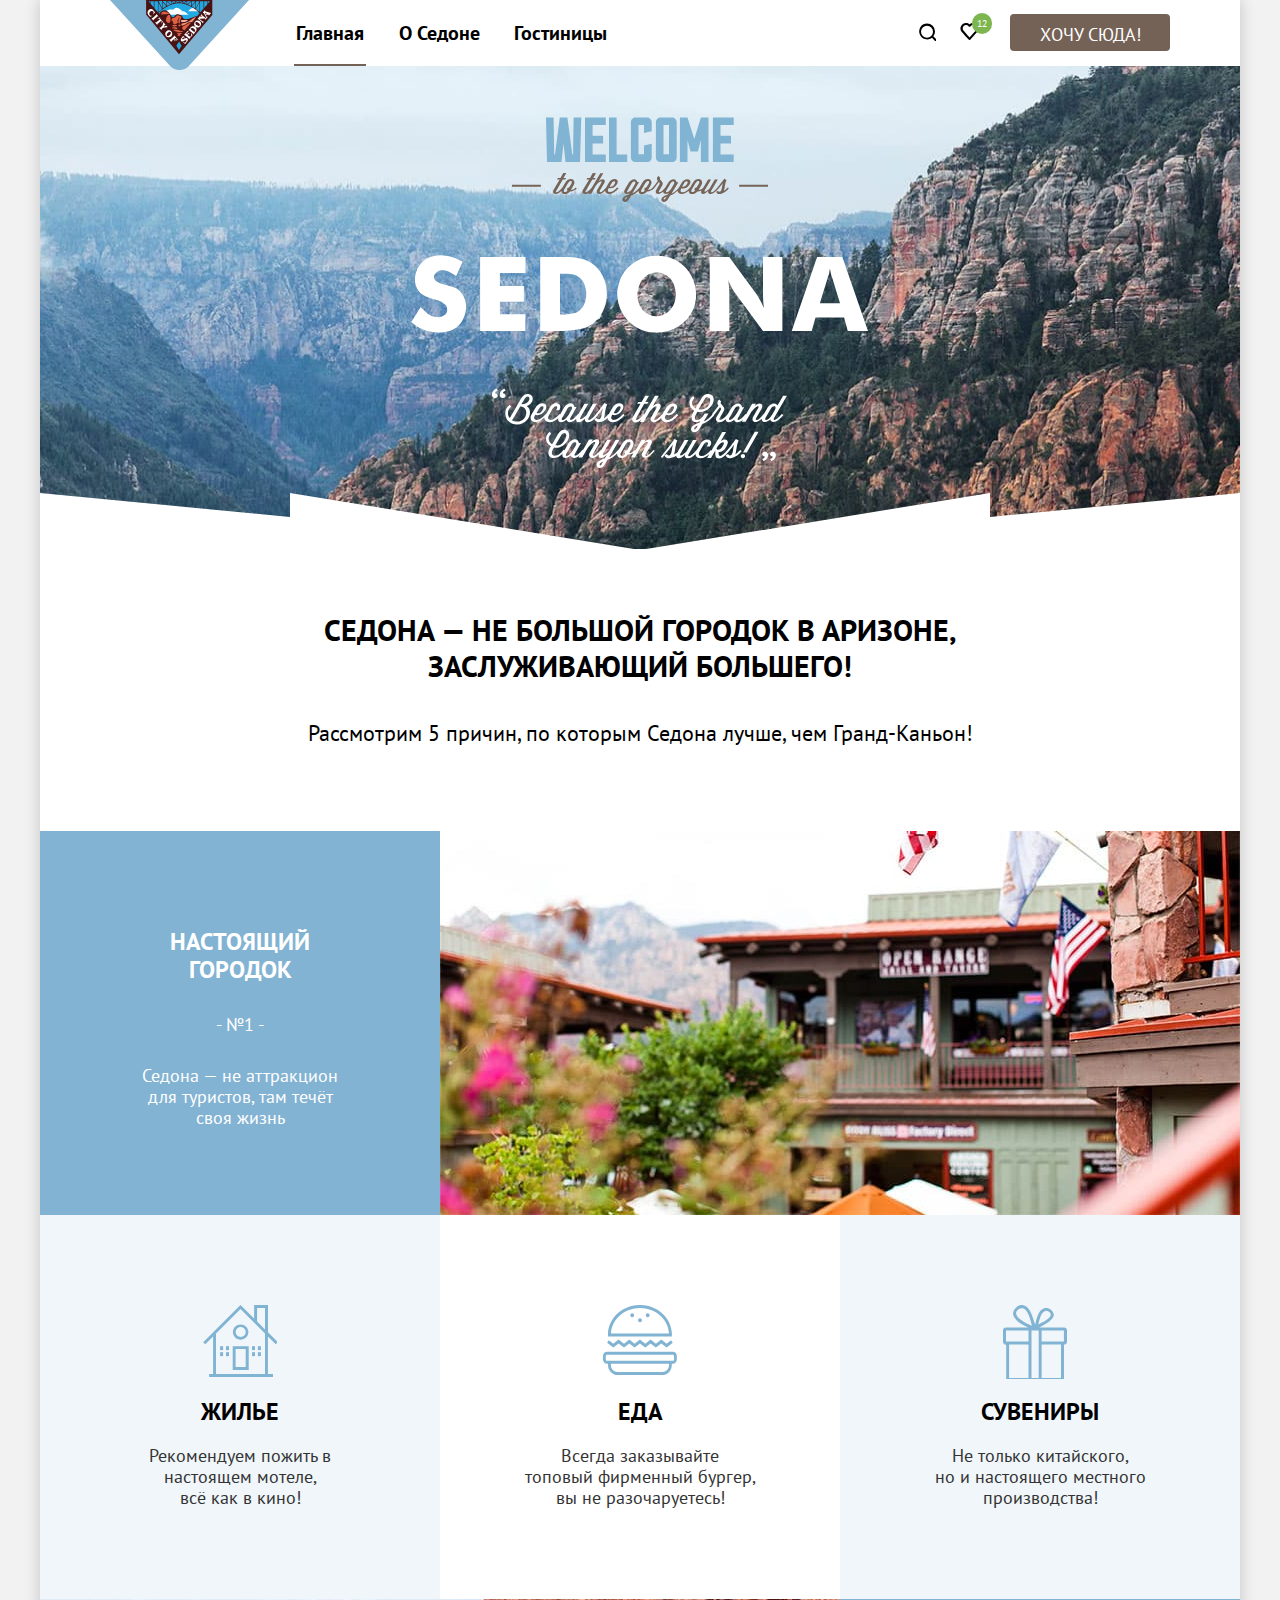
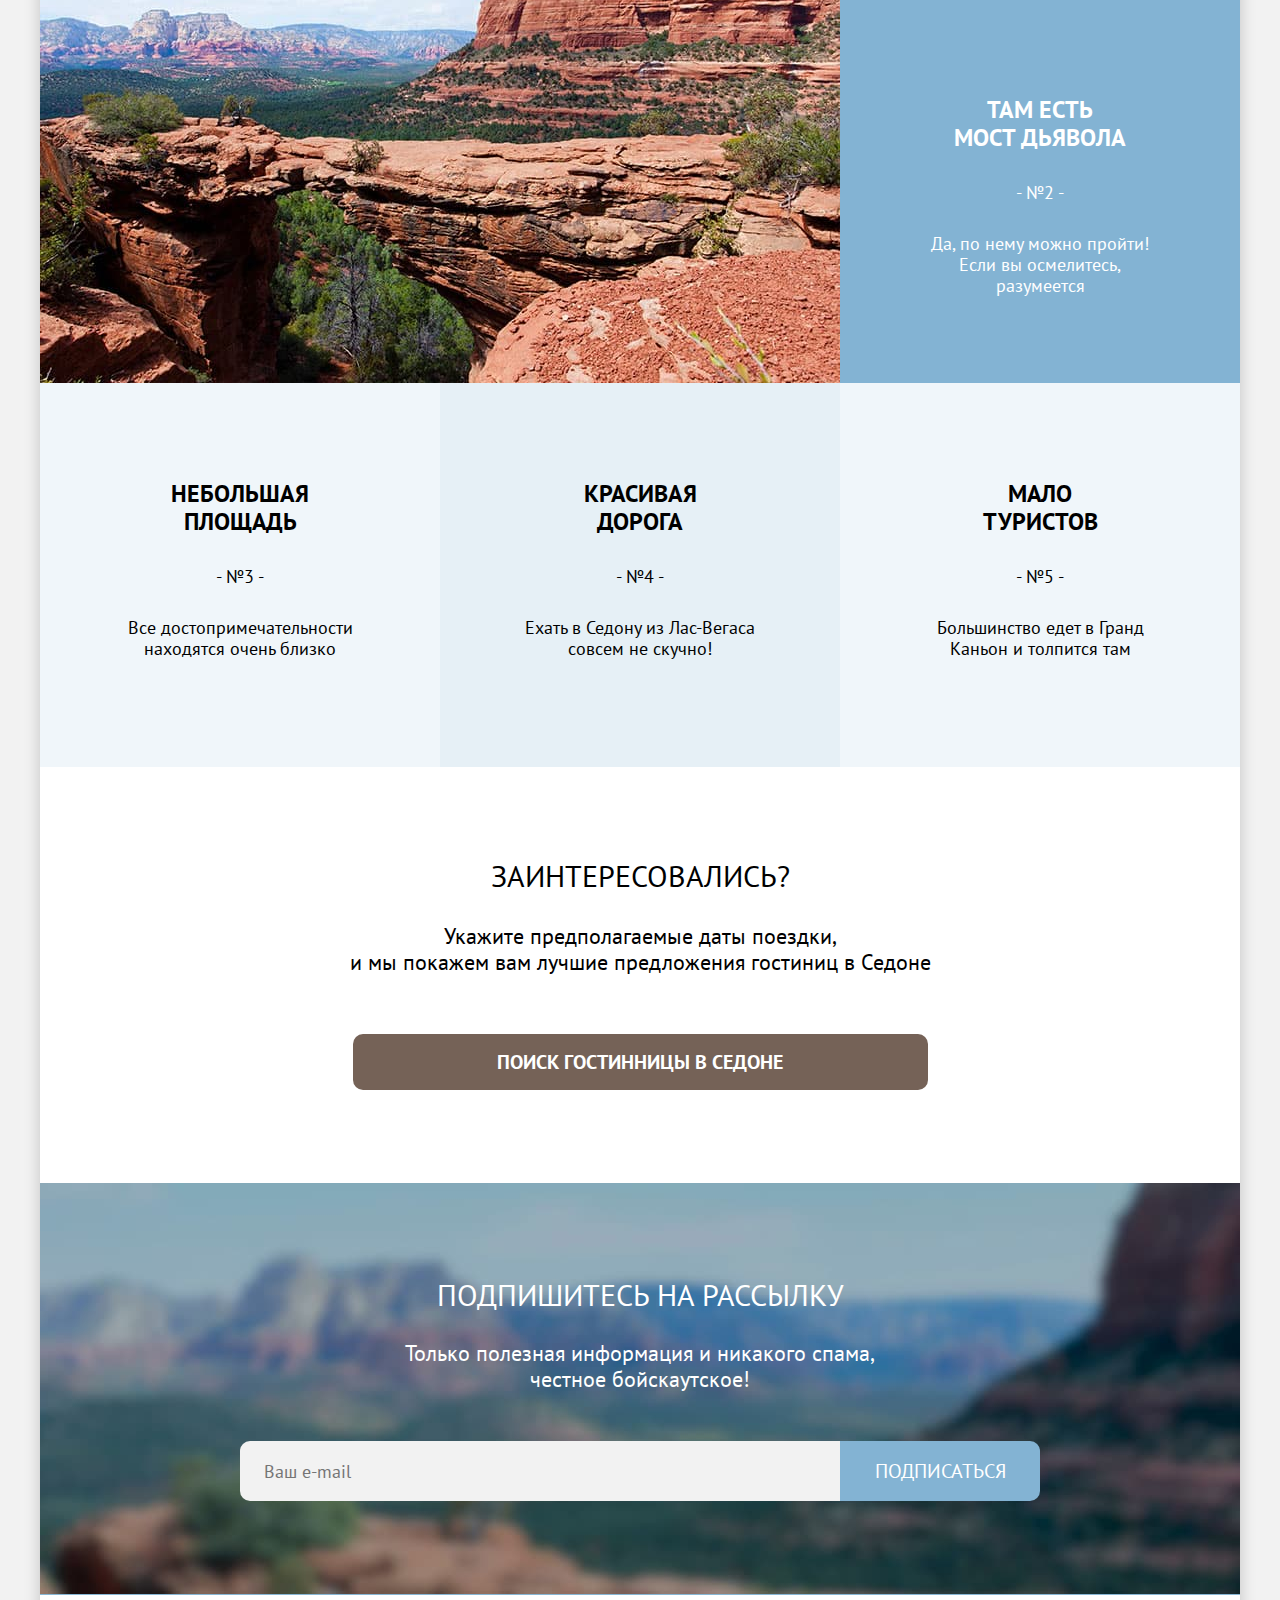
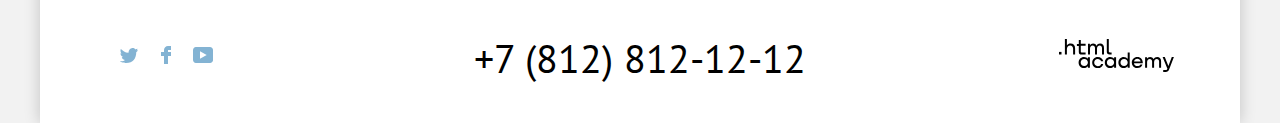
<file: index.html>
<!DOCTYPE html>
<html lang="ru">

<head>
  <meta charset="utf-8">
  <title>HTML Academy: Седона</title>
  <link rel="icon" type="image/png" sizes="32x32" href="images/favicon.png">
  <link rel="stylesheet" href="styles/styles.css">
</head>

<body>
  <div class="page-container">
    <header>
      <nav class="navigation">
        <a class="navigation-logo" href=""><img class="page-header-logo" src="images/logo-1.svg" width="139" height="70"
            alt="Логотип."></a>
        <ul class="navigation-list">
          <li class="navigation-item">
            <a class="navigation-link navigation-link-current" href="#">Главная</a>
          </li>
          <li class="navigation-item">
            <a class="navigation-link" href="#">О Седоне</a>
          </li>
          <li class="navigation-item">
            <a class="navigation-link" href="catalog.html">Гостиницы</a>
          </li>
        </ul>
        <div class="menu">
          <a class="navigation-search" href="#">
            <svg class="navigation-icon" aria-hidden="true" focusable="false" width="18" height="18"
              xmlns="http://www.w3.org/2000/svg" fill="#000">
              <path
                d="m19 17-3.7-3.7A8 8 0 0 0 17 8.4a8 8 0 0 0-8-8 8 8 0 1 0 5 14.4l3.6 3.8L19 17ZM9 14.7a6 6 0 0 1-6-6 6 6 0 0 1 12 0 6 6 0 0 1-6 6Z" />
            </svg>
            <span class="visually-hidden">Поиск.</span>
          </a>
          <a class="navigation-favorites" href="#">
            <svg class="navigation-icon" aria-hidden="true" focusable="false" width="18" height="17"
              xmlns="http://www.w3.org/2000/svg" fill="#000">
              <path
                d="M9.44 17c-.3 0-.6-.1-.8-.4-5.41-6.1-6.72-7.5-7.02-7.9A5.4 5.4 0 0 1 6.03 0c1.3 0 2.51.5 3.51 1.3a5.47 5.47 0 0 1 9.03 4.1c0 1.3-.5 2.5-1.3 3.4l-7.02 7.9c-.2.2-.4.3-.8.3ZM3.43 7.5c.3.4 3.5 4 6.11 6.9l6.22-7c.5-.5.7-1.2.7-2 0-1.8-1.5-3.3-3.3-3.3-1 0-2.01.5-2.71 1.3-.3.3-.6.4-.9.4-.3 0-.6-.2-.8-.4a3.7 3.7 0 0 0-2.72-1.3c-1.8 0-3.3 1.5-3.3 3.3-.1.9.3 1.6.7 2.1-.1 0-.1 0 0 0Z" />
            </svg>
            <span class="visually-hidden">Избранное.</span>
            <span class="navigation-favorites-likes">12</span>
          </a>
          <a class="navigation-maps" href="#">Хочу сюда!
          </a>
        </div>
      </nav>
    </header>
    <main class="main-container main-index">
      <section class="intro">
        <h1 class="visually-hidden">Туристический городок-Седона.</h1>
        <img class="intro-image" src="images/welcome.svg" width="458" height="352"
          alt="welcome to the gorgeous SEDONA Because the Grand Canyon sucks">
      </section>
      <section class="reasons">
        <h2 class="visually-hidden">Причины.</h2>
        <p class="reasons-text">Седона — не большой городок в Аризоне, заслуживающий большего!</p>
        <p class="reasons-causes">Рассмотрим 5 причин, по которым Седона лучше, чем Гранд-Каньон!</p>
        <ul class="reasons-list">
          <li class="reasons-item reasons-item-city">
            <div class="city">
              <h3 class="reasons-title">Настоящий городок</h3>
              <span class="reasons-number">- №1 -</span>
              <p class="reasons-description">Седона — не аттракцион для туристов, там течёт своя жизнь</p>
            </div>
            <img src="images/photo-1.jpg" width="800" height="384" alt="Архитектура города.">
            <ul class="advantages-list">
              <li class="advantages-item">
                <h4 class="advantages-title advantages-housing">Жилье</h4>
                <p class="advantages-description">Рекомендуем пожить в настоящем мотеле,<br> всё как в кино!</p>
              </li>
              <li class="advantages-item">
                <h4 class="advantages-title advantages-food">Еда</h4>
                <p class="advantages-description">Всегда заказывайте<br> топовый фирменный бургер, вы не разочаруетесь!
                </p>
              </li>
              <li class="advantages-item">
                <h4 class="advantages-title advantages-souvenirs">Сувениры</h4>
                <p class="advantages-description">Не только китайского,<br> но и настоящего местного производства!</p>
              </li>
            </ul>
          </li>
          <li class="reasons-item reasons-item-bridge">
            <img src="images/photo-2.jpg" width="800" height="384" alt="Каньоны.">
            <div class="bridge">
              <h3 class="reasons-title">Там есть<br> мост дьявола</h3>
              <span class="reasons-number">- №2 -</span>
              <p class="reasons-description">Да, по нему можно пройти! Если вы осмелитесь, разумеется</p>
            </div>
          </li>
          <li class="reasons-item reasons-item-square">
            <h3 class="reasons-title">Небольшая площадь</h3>
            <span class="reasons-number">- №3 -</span>
            <p class="reasons-description">Все достопримечательности находятся очень близко</p>
          </li>
          <li class="reasons-item reasons-item-road">
            <h3 class="reasons-title">Красивая<br> дорога</h3>
            <span class="reasons-number">- №4 -</span>
            <p class="reasons-description">Ехать в Седону из Лас-Вегаса совсем не скучно!</p>
          </li>
          <li class="reasons-item reasons-item-tourists">
            <h3 class="reasons-title">Мало<br> туристов</h3>
            <span class="reasons-number">- №5 -</span>
            <p class="reasons-description">Большинство едет в Гранд Каньон и толпится там</p>
          </li>
        </ul>
      </section>
      <section class="appointment">
        <h2 class="appointment-title">Заинтересовались?</h2>
        <p class="appointment-dates">Укажите предполагаемые даты поездки,<br> и мы покажем вам лучшие предложения
          гостиниц в Седоне</p>
        <a class="appointment-button" href="#">Поиск гостинницы в Седоне</a>
      </section>
      <section class="mailing-list">
        <h2 class="mailing-list-title">Подпишитесь на рассылку</h2>
        <p class="mailing-information">Только полезная информация и никакого спама,<br> честное бойскаутское!</p>
        <form class="mailing-list-form" action="https://echo.htmlacademy.ru/" method="post">
          <label class="visually-hidden" for="email-field">Email</label>
          <input class="field" placeholder="Ваш e-mail" id="email-field" required>
          <!-- класс ошибки field-error-->
          <button class="mailing-list-button" type="submit">Подписаться</button>
        </form>
      </section>
    </main>
    <footer class="page-footer">
      <ul class="footer-social">
        <li class="footer-social-item">
          <a class="footer-social-link footer-social-tw" href="https://twitter.com/htmlacademy_ru">
            <svg aria-hidden="true" focusable="false" width="18" height="15" viewBox="0 0 18 15" fill="#83B3D3"
              xmlns="http://www.w3.org/2000/svg">
              <path
                d="M11.6 0.200056C13.4 -0.299944 14.8 0.500056 15.4 1.40006C16.1 1.20006 16.8 0.900056 17.5 0.700056C17.5 1.60006 16.9 2.20006 16.6 2.50006C17.3 2.60006 18 1.90006 18 1.90006C17.8 2.90006 16.9 3.70006 16.3 3.90006C16.1 10.7001 13 15.1001 5.7 15.0001C5.1 15.0001 5.8 15.0001 5.2 15.0001C4.8 15.0001 0.8 14.5001 0 13.1001C2.4 13.3001 4.1 12.7001 5 11.9001C4 11.6001 2.1 11.5001 1.8 9.00006C2.2 9.10006 2.4 9.20006 3.1 9.10006C1.8 8.30006 0.4 7.50006 0.5 5.30006C0.8 5.60006 1.6 5.80006 1.9 5.80006C1.1 5.60006 -0.2 2.50006 0.9 0.900056C2.8 2.80006 4.9 4.50006 8.5 4.70006C8.7 2.30006 9.7 0.800056 11.6 0.200056Z" />
            </svg>
            <span class="visually-hidden">Твиттер.</span>
          </a>
        </li>
        <li class="footer-social-item">
          <a class="footer-social-link footer-social-fb" href="https://www.fasebook.com/htmlacademy">
            <svg aria-hidden="true" focusable="false" width="10" height="18" viewBox="0 0 10 18" fill="#83B3D3"
              xmlns="http://www.w3.org/2000/svg">
              <path d="M7 0C4.8 0 3 1.8 3 4V6H0V10H3V18H7V10H10V6H7V4H10V0H7Z" />
            </svg>
            <span class="visually-hidden">Фейсбук.</span>
          </a>
        </li>
        <li class="footer-social-item">
          <a class="footer-social-link footer-social-yt" href="https://www.youtube.com/c/HTMLAcademyRUS">
            <svg aria-hidden="true" focusable="false" width="20" height="16" viewBox="0 0 20 16" fill="#83B3D3"
              xmlns="http://www.w3.org/2000/svg">
              <path
                d="M17 0H2.9C1.2 0 0 1.5 0 3.2V12.7C0 14.5 1.2 16 2.9 16H17.2C18.7 16 20.1 14.5 20.1 12.8V3.2C19.9 1.5 18.7 0 17 0ZM7 11.8V4.2L13.7 8L7 11.8Z" />
            </svg>
            <span class="visually-hidden">Ютуб.</span>
          </a>
        </li>
      </ul>
      <a class="page-footer-phone-link" href="tel:88128121212">+7 (812) 812-12-12</a>
      <a class="page-footer-logo" href="https://htmlacademy.ru/">
        <svg class="footer-logo" width="115" height="34" viewBox="0 0 115 34" xmlns="http://www.w3.org/2000/svg"
          fill="black">
          <path d="M0 12.8999V15.4999H2.5V12.8999H0Z" />
          <path
            d="M11.5999 4.5C9.9999 4.5 8.7999 5.2 7.9999 6.2H7.8999V0H5.8999V15.5H7.8999V10.2C7.8999 8.1 9.1999 6.6 11.1999 6.6C12.9999 6.6 14.0999 8 14.0999 9.8V15.5H16.0999V9.4C16.1999 6.4 14.2999 4.5 11.5999 4.5Z" />
          <path
            d="M26.5999 4.8001H21.7999V1.1001H19.7999V4.9001H17.8999V6.9001H19.7999V12.9001C19.7999 14.6001 20.7999 15.6001 22.4999 15.6001H26.5999V13.6001H22.8999C22.1999 13.6001 21.7999 13.2001 21.7999 12.5001V6.8001H26.5999V4.8001Z" />
          <path
            d="M41.1 4.6001C39.5 4.6001 38.2 5.4001 37.6 6.7001H37.5C36.9 5.5001 35.7 4.6001 34.1 4.6001C32.7 4.6001 31.6 5.4001 31 6.4001H30.9V4.8001H29V15.4001H31V10.0001C31 8.0001 32 6.5001 33.6 6.5001C35.1 6.5001 36 7.5001 36 9.1001V15.4001H38V9.8001C38 7.4001 39.4 6.5001 40.6 6.5001C42.1 6.5001 43 7.5001 43 9.1001V15.4001H45V8.9001C45.1 6.4001 43.6 4.6001 41.1 4.6001Z" />
          <path
            d="M47.8 12.7C47.8 14.4 48.8 15.4 50.6 15.4H52.6V13.4H50.9001C50.2001 13.4 49.8 13 49.8 12.3V0H47.8V12.7Z" />
          <path
            d="M28.9001 19.6999C28.0001 18.5999 26.7001 17.8999 25.0001 17.8999C21.9001 17.8999 19.6001 20.1999 19.6001 23.4999C19.6001 26.7999 21.9001 29.0999 25.0001 29.0999C26.8001 29.0999 28.0001 28.2999 28.8001 27.1999H28.9001V28.7999H30.9001V18.1999H28.9001V19.6999ZM25.3001 27.0999C23.1001 27.0999 21.7001 25.4999 21.7001 23.4999C21.7001 21.4999 23.1001 19.8999 25.3001 19.8999C27.5001 19.8999 28.9001 21.4999 28.9001 23.4999C28.9001 25.3999 27.5001 27.0999 25.3001 27.0999Z" />
          <path
            d="M44.2 21.9999C43.7 19.5999 41.5999 17.8999 38.7999 17.8999C35.3999 17.8999 33.2 20.3999 33.2 23.4999C33.2 26.5999 35.3999 29.0999 38.7999 29.0999C41.5999 29.0999 43.7 27.2999 44.2 24.8999H42.0999C41.6999 26.1999 40.3999 27.1999 38.7999 27.1999C36.5999 27.1999 35.2 25.5999 35.2 23.5999C35.2 21.5999 36.5999 19.9999 38.7999 19.9999C40.3999 19.9999 41.5999 20.9999 42.0999 22.1999H44.2V21.9999Z" />
          <path
            d="M55.1 19.6999C54.2 18.5999 52.9001 17.8999 51.2001 17.8999C48.1001 17.8999 45.8 20.1999 45.8 23.4999C45.8 26.7999 48.1001 29.0999 51.2001 29.0999C53.0001 29.0999 54.2 28.2999 55 27.1999H55.1V28.7999H57.1V18.1999H55.1V19.6999ZM51.5 27.0999C49.3 27.0999 47.9001 25.4999 47.9001 23.4999C47.9001 21.4999 49.3 19.8999 51.5 19.8999C53.7 19.8999 55.1 21.4999 55.1 23.4999C55.1 25.3999 53.6 27.0999 51.5 27.0999Z" />
          <path
            d="M68.6999 19.7999C67.7999 18.6999 66.4999 17.8999 64.7999 17.8999C61.6999 17.8999 59.3999 20.1999 59.3999 23.4999C59.3999 26.7999 61.5999 29.0999 64.7999 29.0999C66.4999 29.0999 67.7999 28.2999 68.5999 27.2999H68.6999V28.7999H70.6999V13.3999H68.6999V19.7999ZM65.0999 27.0999C62.8999 27.0999 61.4999 25.4999 61.4999 23.4999C61.4999 21.4999 62.8999 19.8999 65.0999 19.8999C67.2999 19.8999 68.6999 21.4999 68.6999 23.4999C68.5999 25.4999 67.1999 27.0999 65.0999 27.0999Z" />
          <path
            d="M78.3 17.8999C75 17.8999 72.8 20.3999 72.8 23.4999C72.8 26.4999 74.9 29.0999 78.3 29.0999C80.8 29.0999 82.8 27.7999 83.5 25.4999H81.4C80.9 26.4999 79.8 27.0999 78.4 27.0999C76.5 27.0999 75.1 25.7999 75 24.1999H83.8C84 20.5999 81.8 17.8999 78.3 17.8999ZM78.3 19.7999C80 19.7999 81.3 20.7999 81.6 22.3999H75.1C75.4 20.8999 76.6 19.7999 78.3 19.7999Z" />
          <path
            d="M98.2001 17.8999C96.6001 17.8999 95.3001 18.6999 94.6001 19.8999H94.5001C93.9001 18.6999 92.7001 17.8999 91.1001 17.8999C89.7001 17.8999 88.6001 18.5999 88.0001 19.6999V18.1999H86.1001V28.7999H88.1001V23.3999C88.1001 21.3999 89.1001 19.9999 90.7001 19.8999C92.2001 19.8999 93.1001 20.8999 93.1001 22.4999V28.7999H95.1001V23.1999C95.1001 20.7999 96.5001 19.8999 97.7001 19.8999C99.2001 19.8999 100.1 20.8999 100.1 22.4999V28.7999H102.1V22.2999C102.2 19.6999 100.7 17.8999 98.2001 17.8999Z" />
          <path
            d="M109.4 27.0001L105.8 18.1001H103.6L108.4 29.7001C108.1 30.6001 107.7 30.9001 106.7 30.9001H104.2V32.9001H106.7C108.5 32.9001 109.5 32.1001 110.2 30.3001L114.9 18.1001H112.8L109.4 27.0001Z" />
        </svg>
      </a>
    </footer>
    <div class="modal-container">
      <section class="modal modal-auth">
        <h2 class="modal-title">Поиск гостиницы в Седоне</h2>
        <button class="modal-close-button" type="button">
          <span class="visually-hidden">Закрыть</span>
        </button>
        <form class="appointment-form-auth" action="https://echo.htmlacademy.ru/" method="post">
          <p class="arrival-date">
            <label for="appointment-date-arrival">Дата заезда:</label>
            <input class="dates" type="text" name="appointment-date-check-in" id="appointment-date-arrival"
              placeholder="Укажите дату" aria-describedby="appointment-date-warning">
            <svg class="calendar" width="15" height="15" fill="none" xmlns="http://www.w3.org/2000/svg">
              <g opacity="0.3" fill="#000">
                <path d="M5.5 10c.3 0 .5-.2.5-.5S5.8 9 5.5 9s-.5.2-.5.5.2.5.5.5Z" />
                <path
                  d="M14 2h-2V0h-1v2H4V0H3v2H1c-.6 0-1 .4-1 1v11c0 .5.4 1 1 1h13c.5 0 1-.5 1-1V3c0-.6-.5-1-1-1Zm0 12H1V7h13v7ZM1 6V3h2v2h1V3h7v2h1V3h2v3H1Z" />
                <path
                  d="M7.5 10c.3 0 .5-.2.5-.5S7.8 9 7.5 9s-.5.2-.5.5.2.5.5.5ZM9.5 10c.3 0 .5-.2.5-.5S9.8 9 9.5 9s-.5.2-.5.5.2.5.5.5ZM5.5 11c-.3 0-.5.2-.5.5s.2.5.5.5.5-.2.5-.5-.2-.5-.5-.5ZM3.5 10c.3 0 .5-.2.5-.5S3.8 9 3.5 9s-.5.2-.5.5.2.5.5.5ZM3.5 11c-.3 0-.5.2-.5.5s.2.5.5.5.5-.2.5-.5-.2-.5-.5-.5ZM7.5 11c-.3 0-.5.2-.5.5s.2.5.5.5.5-.2.5-.5-.2-.5-.5-.5ZM9.5 11c-.3 0-.5.2-.5.5s.2.5.5.5.5-.2.5-.5-.2-.5-.5-.5ZM11.5 10c.3 0 .5-.2.5-.5s-.2-.5-.5-.5-.5.2-.5.5.2.5.5.5ZM11.5 11c-.3 0-.5.2-.5.5s.2.5.5.5.5-.2.5-.5-.2-.5-.5-.5Z" />
              </g>
            </svg>
            <span class="comments comments-error" id="appointment-date-warning">Мы не можем отправить вас в
              прошлое.
            </span>
          </p>
          <p class="arrival-date">
            <label for="end-date">Дата выезда:</label>
            <input class="dates" type="text" name="appointment-date-check-out" id="end-date" placeholder="Укажите дату"
              aria-describedby="appointment-date-warning">
            <svg class="calendar" width="15" height="15" fill="none" xmlns="http://www.w3.org/2000/svg">
              <g opacity="0.3" fill="#000">
                <path d="M5.5 10c.3 0 .5-.2.5-.5S5.8 9 5.5 9s-.5.2-.5.5.2.5.5.5Z" />
                <path
                  d="M14 2h-2V0h-1v2H4V0H3v2H1c-.6 0-1 .4-1 1v11c0 .5.4 1 1 1h13c.5 0 1-.5 1-1V3c0-.6-.5-1-1-1Zm0 12H1V7h13v7ZM1 6V3h2v2h1V3h7v2h1V3h2v3H1Z" />
                <path
                  d="M7.5 10c.3 0 .5-.2.5-.5S7.8 9 7.5 9s-.5.2-.5.5.2.5.5.5ZM9.5 10c.3 0 .5-.2.5-.5S9.8 9 9.5 9s-.5.2-.5.5.2.5.5.5ZM5.5 11c-.3 0-.5.2-.5.5s.2.5.5.5.5-.2.5-.5-.2-.5-.5-.5ZM3.5 10c.3 0 .5-.2.5-.5S3.8 9 3.5 9s-.5.2-.5.5.2.5.5.5ZM3.5 11c-.3 0-.5.2-.5.5s.2.5.5.5.5-.2.5-.5-.2-.5-.5-.5ZM7.5 11c-.3 0-.5.2-.5.5s.2.5.5.5.5-.2.5-.5-.2-.5-.5-.5ZM9.5 11c-.3 0-.5.2-.5.5s.2.5.5.5.5-.2.5-.5-.2-.5-.5-.5ZM11.5 10c.3 0 .5-.2.5-.5s-.2-.5-.5-.5-.5.2-.5.5.2.5.5.5ZM11.5 11c-.3 0-.5.2-.5.5s.2.5.5.5.5-.2.5-.5-.2-.5-.5-.5Z" />
              </g>
            </svg>
            <span class="comments" id="end-date-warning">На эти даты есть свободные номера. Пока есть.</span>
          <div class="people">
            <div class="people-adults">
              <label class="adults" for="appointment-date-adults">Взрослые:</label>
            </div>
            <div class="number-child">
              <input class="number-of-people" type="text" name="appointment-date" id="appointment-date-adults"
                value="2">
              <button class="button-minus modal-action" type="button">
                <span class="visually-hidden">Минус.</span>
              </button>
              <button class="button-plus modal-action" type="button">
                <span class="visually-hidden">Плюс.</span>
              </button>
            </div>
            <div class="people-child">
              <label for="appointment-date-children">Дети:</label>
              <span class="tooltip">
                <button class="tooltip-toggle" type="button" aria-label="tooltip-label">
                  <svg width="1" height="9" fill="none" xmlns="http://www.w3.org/2000/svg">
                    <g clip-path="url(#a)" fill="#fff">
                      <path d="M0 9h1V3H0v6ZM1 0H0v1h1V0Z" />
                    </g>
                    <defs>
                      <clipPath id="a">
                        <path fill="#fff" d="M0 0h1v9H0z" />
                      </clipPath>
                    </defs>
                  </svg>
                </button>
                <span class="tooltip-text" role="tooltip">Укажите количество детей, которые
                  будут с вами, возраст которых от 6 до 18 лет. Дети
                  до 6 лет размещаются бесплатно.
                </span>
              </span>
            </div>
            <div class="number-child">
              <input class="number-of-people" type="text" name="appointment-date" id="appointment-date-children"
                value="1">
              <button class="button-minus modal-action" type="button">
                <span class="visually-hidden">Минус.</span>
              </button>
              <button class="button-plus modal-action" type="button">
                <span class="visually-hidden">Плюс.</span>
              </button>
            </div>
          </div>
          <button class="button-modal" type="submit">Найти</button>
        </form>
      </section>
    </div>
  </div>
</body>

</html>
</file>
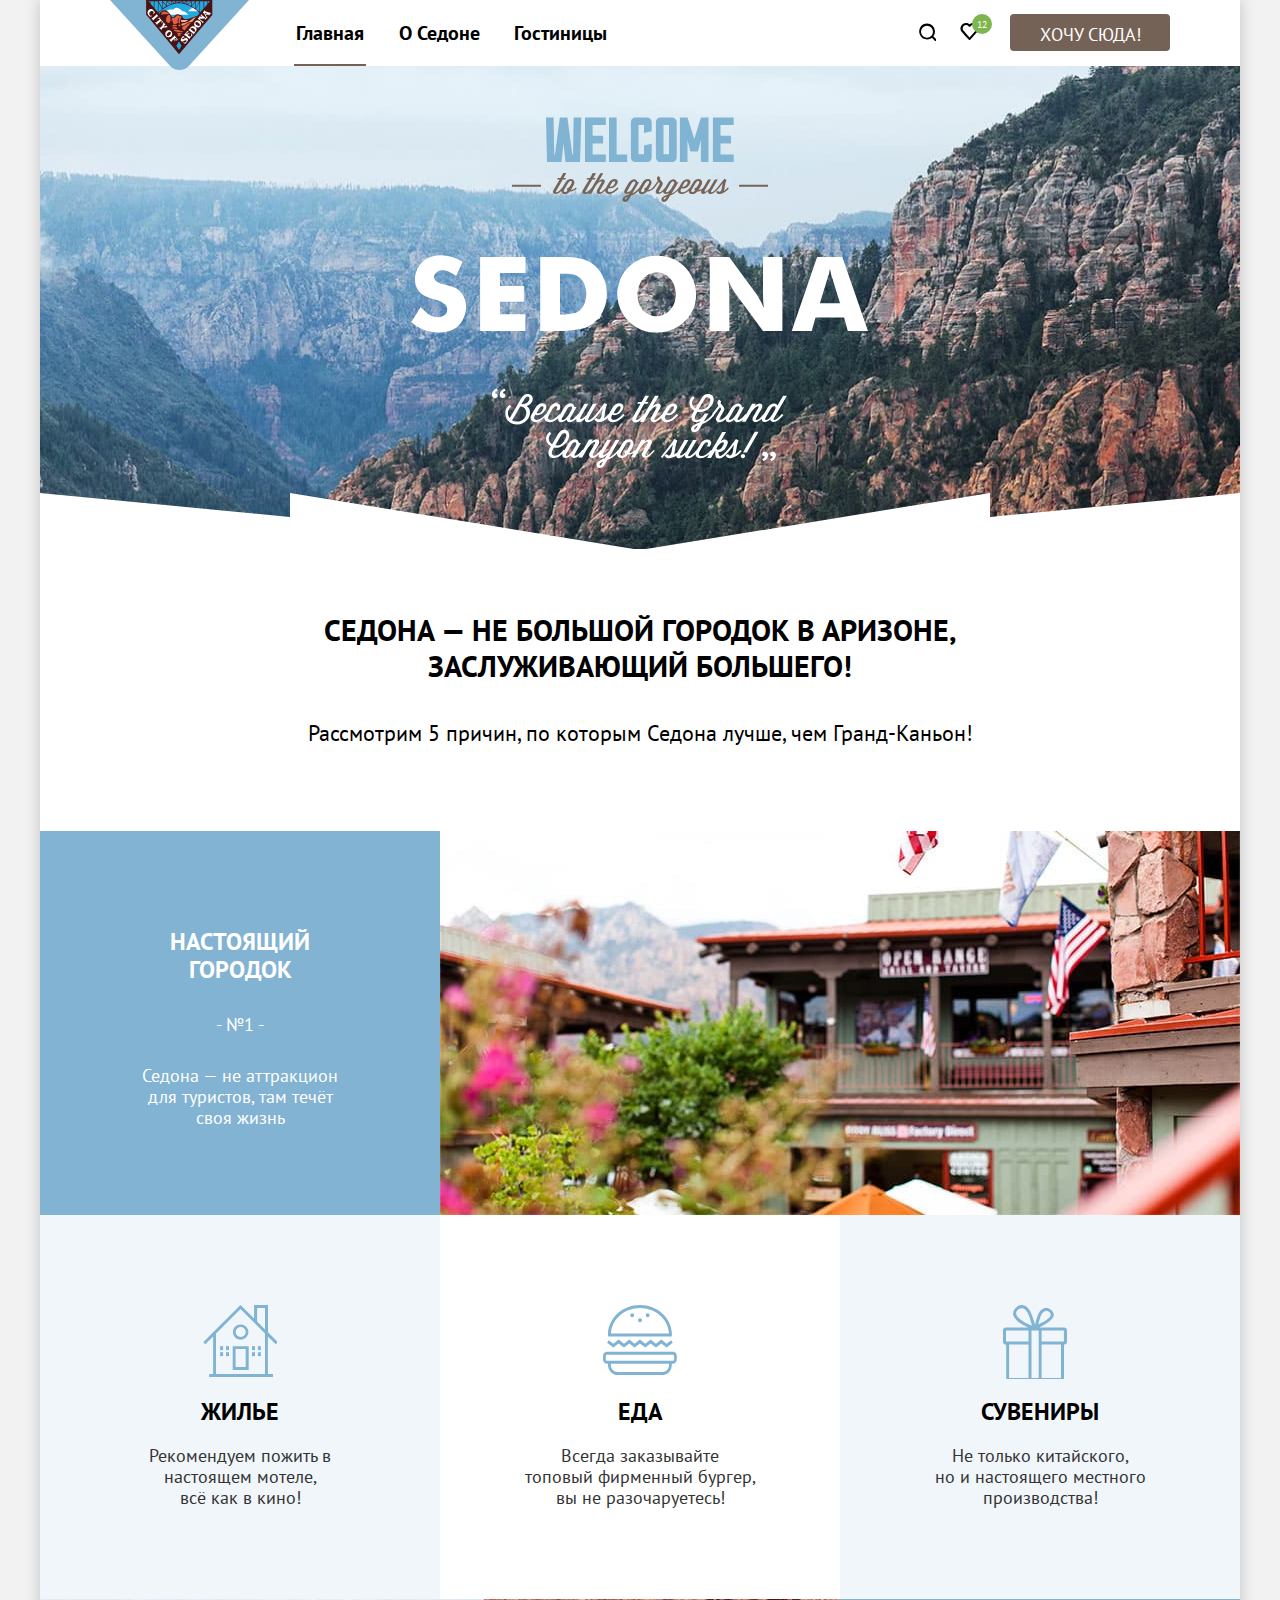
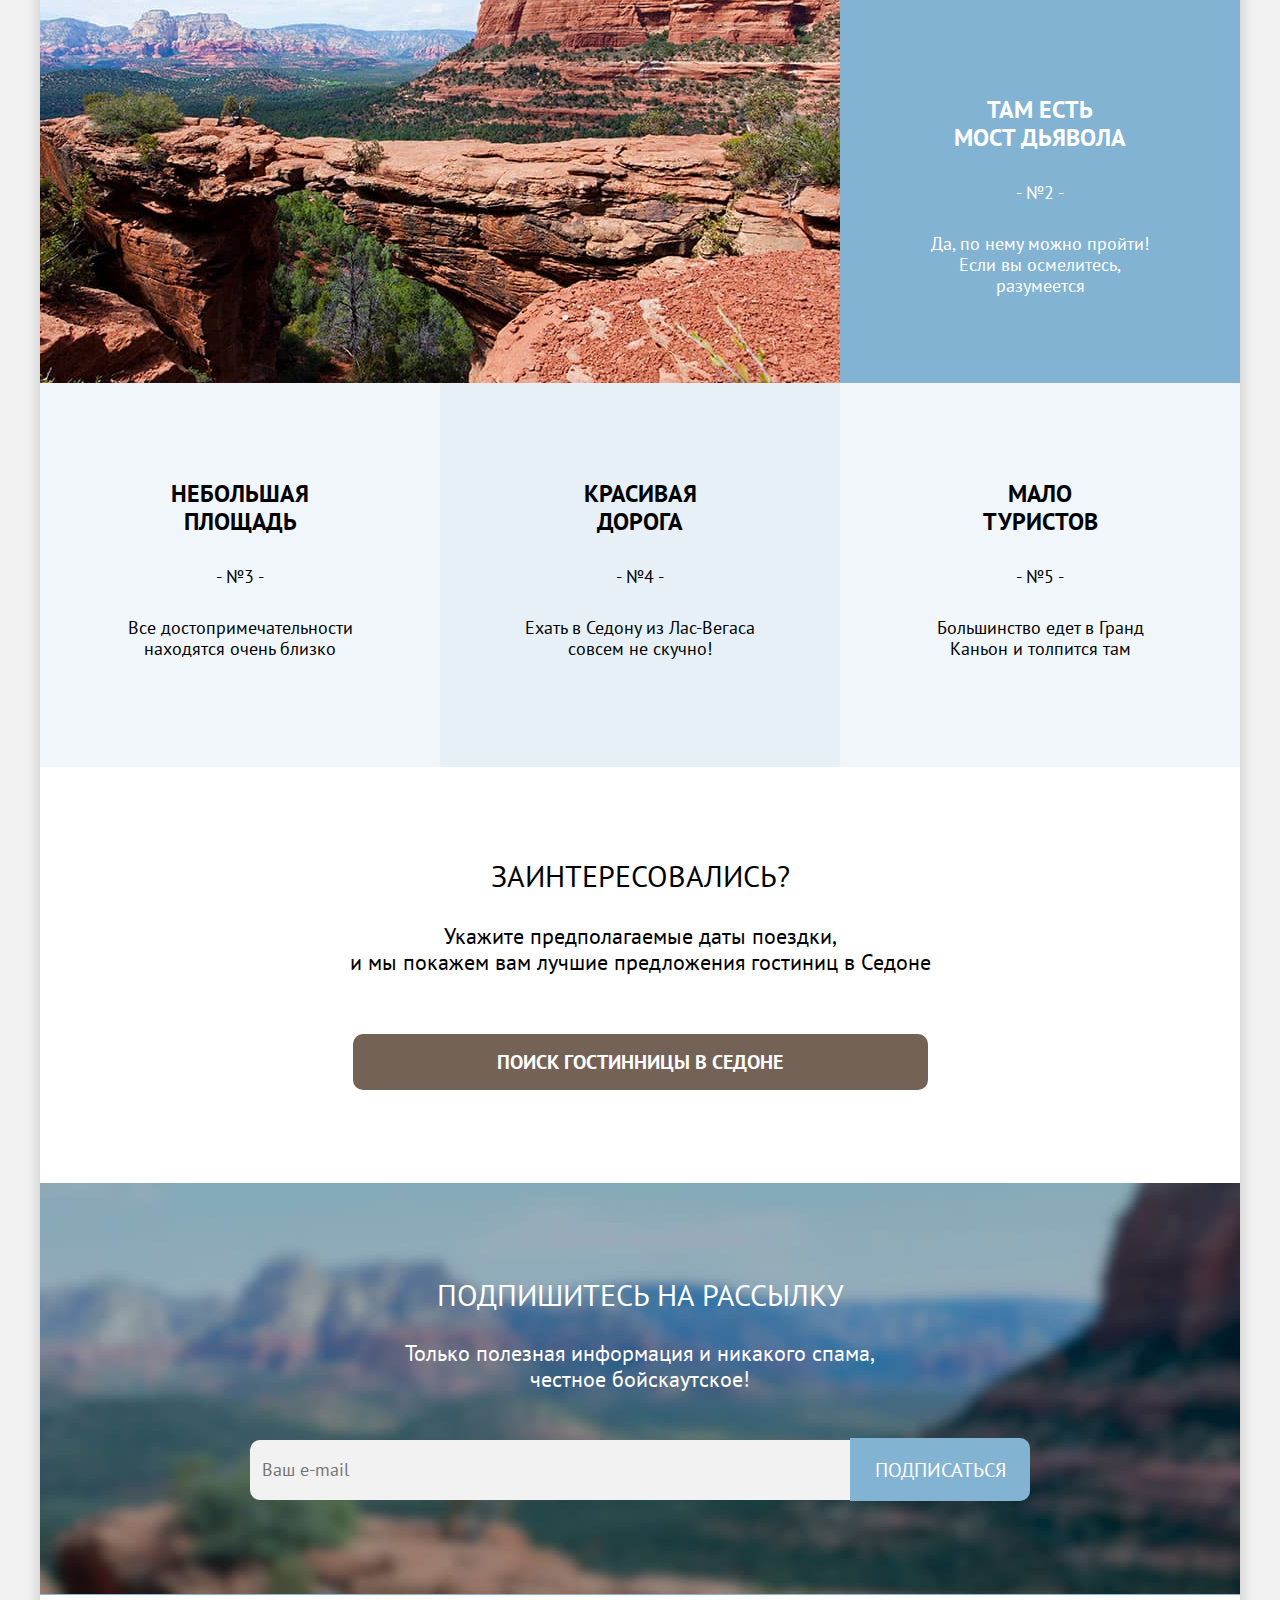
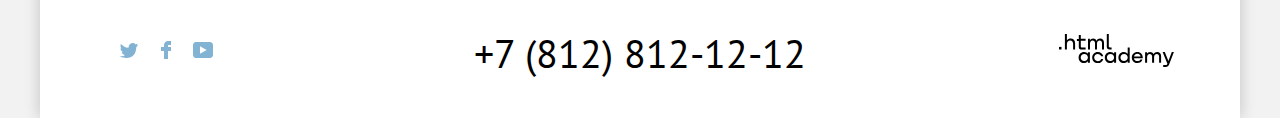
<file: 8/index.html>
<!DOCTYPE html>
<html lang="ru">

<head>
  <meta charset="utf-8">
  <title>HTML Academy: Седона</title>
  <link rel="stylesheet" href="styles/styles.css">
  <base href="https://htmlacademy-htmlcss.github.io/1932299-sedona-33/8/">
</head>

<body>
  <div class="page-container">
    <header>
      <nav class="navigation">
        <a class="navigation-logo" href=""><img class="page-header-logo" src="images/logo-1.svg" width="139" height="70"
            alt="Логотип"></a>
        <ul class="navigation-list">
          <li class="navigation-item">
            <a class="navigation-link navigation-link-current" href="">Главная</a>
          </li>
          <li class="navigation-item">
            <a class="navigation-link" href="#">О Седоне</a>
          </li>
          <li class="navigation-item">
            <a class="navigation-link" href="catalog.html">Гостиницы</a>
          </li>
        </ul>
        <div class="menu">
          <a class="navigation-search" href="">
            <svg class="navigation-icon" aria-hidden="true" focusable="false" width="18" height="18"
              xmlns="http://www.w3.org/2000/svg" fill="#000">
              <path
                d="m19 17-3.7-3.7A8 8 0 0 0 17 8.4a8 8 0 0 0-8-8 8 8 0 1 0 5 14.4l3.6 3.8L19 17ZM9 14.7a6 6 0 0 1-6-6 6 6 0 0 1 12 0 6 6 0 0 1-6 6Z" />
            </svg>
            <span class="visually-hidden">Поиск.</span>
          </a>
          <a class="navigation-favorites" href="#">
            <svg class="navigation-icon" aria-hidden="true" focusable="false" width="18" height="17"
              xmlns="http://www.w3.org/2000/svg" fill="#000">
              <path
                d="M9.44 17c-.3 0-.6-.1-.8-.4-5.41-6.1-6.72-7.5-7.02-7.9A5.4 5.4 0 0 1 6.03 0c1.3 0 2.51.5 3.51 1.3a5.47 5.47 0 0 1 9.03 4.1c0 1.3-.5 2.5-1.3 3.4l-7.02 7.9c-.2.2-.4.3-.8.3ZM3.43 7.5c.3.4 3.5 4 6.11 6.9l6.22-7c.5-.5.7-1.2.7-2 0-1.8-1.5-3.3-3.3-3.3-1 0-2.01.5-2.71 1.3-.3.3-.6.4-.9.4-.3 0-.6-.2-.8-.4a3.7 3.7 0 0 0-2.72-1.3c-1.8 0-3.3 1.5-3.3 3.3-.1.9.3 1.6.7 2.1-.1 0-.1 0 0 0Z" />
            </svg>
            <span class="visually-hidden">Избранное.</span>
            <span class="navigation-favorites-likes">12</span>
          </a>
          <a class="navigation-maps" href="#">Хочу сюда!
          </a>
        </div>
      </nav>
    </header>
    <main class="main-container main-index">
      <section class="intro">
        <h1 class="visually-hidden">Туристический городок-Седона.</h1>
        <img class="intro-image" src="images/welcome.svg" width="458" height="352"
          alt="welcome to the gorgeous SEDONA Because the Grand Canyon sucks">
      </section>
      <section class="reasons">
        <h2 class="visually-hidden">Причины.</h2>
        <p class="reasons-text">Седона — не большой городок в Аризоне, заслуживающий большего!</p>
        <p class="reasons-causes">Рассмотрим 5 причин, по которым Седона лучше, чем Гранд-Каньон!</p>
        <ul class="reasons-list">
          <li class="reasons-item reasons-item-city">
            <div class="city">
              <h3 class="reasons-title">Настоящий городок</h3>
              <span class="reasons-number">- №1 -</span>
              <p class="reasons-description">Седона — не аттракцион для туристов, там течёт своя жизнь</p>
            </div>
            <img src="images/photo-1.jpg" width="800" height="384" alt="Архитектура города.">
            <ul class="advantages-list">
              <li class="advantages-item">
                <h4 class="advantages-title advantages-housing">Жилье</h4>
                <p class="advantages-description">Рекомендуем пожить в настоящем мотеле,<br> всё как в кино!</p>
              </li>
              <li class="advantages-item">
                <h4 class="advantages-title advantages-food">Еда</h4>
                <p class="advantages-description">Всегда заказывайте<br> топовый фирменный бургер, вы не разочаруетесь!</p>
              </li>
              <li class="advantages-item">
                <h4 class="advantages-title advantages-souvenirs">Сувениры</h4>
                <p class="advantages-description">Не только китайского,<br> но и настоящего местного производства!</p>
              </li>
            </ul>
          </li>
          <li class="reasons-item reasons-item-bridge">
            <img src="images/photo-2.jpg" width="800" height="384" alt="Каньоны.">
            <div class="bridge">
              <h3 class="reasons-title">Там есть<br> мост дьявола</h3>
              <span class="reasons-number">- №2 -</span>
              <p class="reasons-description">Да, по нему можно пройти! Если вы осмелитесь, разумеется</p>
            </div>
          </li>
          <li class="reasons-item reasons-item-square">
            <h3 class="reasons-title">Небольшая площадь</h3>
            <span class="reasons-number">- №3 -</span>
            <p class="reasons-description">Все достопримечательности находятся очень близко</p>
          </li>
          <li class="reasons-item reasons-item-road">
            <h3 class="reasons-title">Красивая<br> дорога</h3>
            <span class="reasons-number">- №4 -</span>
            <p class="reasons-description">Ехать в Седону из Лас-Вегаса совсем не скучно!</p>
          </li>
          <li class="reasons-item reasons-item-tourists">
            <h3 class="reasons-title">Мало<br> туристов</h3>
            <span class="reasons-number">- №5 -</span>
            <p class="reasons-description">Большинство едет в Гранд Каньон и толпится там</p>
          </li>
        </ul>
      </section>
      <section class="appointment">
        <h2 class="appointment-title">Заинтересовались?</h2>
        <p class="appointment-dates">Укажите предполагаемые даты поездки,<br> и мы покажем вам лучшие предложения
          гостиниц в
          Седоне
        </p>
        <a class="appointment-button" href="">Поиск гостинницы в Седоне</a>
      </section>
      <section class="mailing-list">
        <h2 class="mailing-list-title">Подпишитесь на рассылку</h2>
        <p class="mailing-information">Только полезная информация и никакого спама,<br> честное бойскаутское!</p>
        <form class="mailing-list-form" action="https://echo.htmlacademy.ru/" method="post">
          <label class="visually-hidden" for="email-field"></label>
          <input class="field" placeholder="Ваш e-mail" id="email-field" required>
          <!-- класс ошибки field-error-->
          <button class="mailing-list-button" type="submit">Подписаться</button>
        </form>
      </section>
    </main>
    <footer class="page-footer">
      <ul class="footer-social">
        <li class="footer-social-item">
          <a class="footer-social-link footer-social-tw" href="https://twitter.com/htmlacademy_ru">
            <svg aria-hidden="true" focusable="false" width="18" height="15" viewBox="0 0 18 15" fill="#83B3D3"
              xmlns="http://www.w3.org/2000/svg">
              <path
                d="M11.6 0.200056C13.4 -0.299944 14.8 0.500056 15.4 1.40006C16.1 1.20006 16.8 0.900056 17.5 0.700056C17.5 1.60006 16.9 2.20006 16.6 2.50006C17.3 2.60006 18 1.90006 18 1.90006C17.8 2.90006 16.9 3.70006 16.3 3.90006C16.1 10.7001 13 15.1001 5.7 15.0001C5.1 15.0001 5.8 15.0001 5.2 15.0001C4.8 15.0001 0.8 14.5001 0 13.1001C2.4 13.3001 4.1 12.7001 5 11.9001C4 11.6001 2.1 11.5001 1.8 9.00006C2.2 9.10006 2.4 9.20006 3.1 9.10006C1.8 8.30006 0.4 7.50006 0.5 5.30006C0.8 5.60006 1.6 5.80006 1.9 5.80006C1.1 5.60006 -0.2 2.50006 0.9 0.900056C2.8 2.80006 4.9 4.50006 8.5 4.70006C8.7 2.30006 9.7 0.800056 11.6 0.200056Z" />
            </svg>
            <span class="visually-hidden">Твиттер.</span>
          </a>
        </li>
        <li class="footer-social-item">
          <a class="footer-social-link footer-social-fb" href="https://www.fasebook.com/htmlacademy">
            <svg aria-hidden="true" focusable="false" width="10" height="18" viewBox="0 0 10 18" fill="#83B3D3"
              xmlns="http://www.w3.org/2000/svg">
              <path d="M7 0C4.8 0 3 1.8 3 4V6H0V10H3V18H7V10H10V6H7V4H10V0H7Z" />
            </svg>
            <span class="visually-hidden">Фейсбук.</span>
          </a>
        </li>
        <li class="footer-social-item">
          <a class="footer-social-link footer-social-yt" href="https://www.youtube.com/c/HTMLAcademyRUS">
            <svg aria-hidden="true" focusable="false" width="20" height="16" viewBox="0 0 20 16" fill="#83B3D3"
              xmlns="http://www.w3.org/2000/svg">
              <path
                d="M17 0H2.9C1.2 0 0 1.5 0 3.2V12.7C0 14.5 1.2 16 2.9 16H17.2C18.7 16 20.1 14.5 20.1 12.8V3.2C19.9 1.5 18.7 0 17 0ZM7 11.8V4.2L13.7 8L7 11.8Z" />
            </svg>
            <span class="visually-hidden">Ютуб.</span>
          </a>
        </li>
      </ul>
      <a class="page-footer-phone-link" href="tel:88128121212">+7 (812) 812-12-12</a>
      <a class="page-footer-logo" href="https://htmlacademy.ru/">
        <svg class="footer-logo" width="115" height="34" viewBox="0 0 115 34" xmlns="http://www.w3.org/2000/svg"
          fill="black">
          <path d="M0 12.8999V15.4999H2.5V12.8999H0Z" />
          <path
            d="M11.5999 4.5C9.9999 4.5 8.7999 5.2 7.9999 6.2H7.8999V0H5.8999V15.5H7.8999V10.2C7.8999 8.1 9.1999 6.6 11.1999 6.6C12.9999 6.6 14.0999 8 14.0999 9.8V15.5H16.0999V9.4C16.1999 6.4 14.2999 4.5 11.5999 4.5Z" />
          <path
            d="M26.5999 4.8001H21.7999V1.1001H19.7999V4.9001H17.8999V6.9001H19.7999V12.9001C19.7999 14.6001 20.7999 15.6001 22.4999 15.6001H26.5999V13.6001H22.8999C22.1999 13.6001 21.7999 13.2001 21.7999 12.5001V6.8001H26.5999V4.8001Z" />
          <path
            d="M41.1 4.6001C39.5 4.6001 38.2 5.4001 37.6 6.7001H37.5C36.9 5.5001 35.7 4.6001 34.1 4.6001C32.7 4.6001 31.6 5.4001 31 6.4001H30.9V4.8001H29V15.4001H31V10.0001C31 8.0001 32 6.5001 33.6 6.5001C35.1 6.5001 36 7.5001 36 9.1001V15.4001H38V9.8001C38 7.4001 39.4 6.5001 40.6 6.5001C42.1 6.5001 43 7.5001 43 9.1001V15.4001H45V8.9001C45.1 6.4001 43.6 4.6001 41.1 4.6001Z" />
          <path
            d="M47.8 12.7C47.8 14.4 48.8 15.4 50.6 15.4H52.6V13.4H50.9001C50.2001 13.4 49.8 13 49.8 12.3V0H47.8V12.7Z" />
          <path
            d="M28.9001 19.6999C28.0001 18.5999 26.7001 17.8999 25.0001 17.8999C21.9001 17.8999 19.6001 20.1999 19.6001 23.4999C19.6001 26.7999 21.9001 29.0999 25.0001 29.0999C26.8001 29.0999 28.0001 28.2999 28.8001 27.1999H28.9001V28.7999H30.9001V18.1999H28.9001V19.6999ZM25.3001 27.0999C23.1001 27.0999 21.7001 25.4999 21.7001 23.4999C21.7001 21.4999 23.1001 19.8999 25.3001 19.8999C27.5001 19.8999 28.9001 21.4999 28.9001 23.4999C28.9001 25.3999 27.5001 27.0999 25.3001 27.0999Z" />
          <path
            d="M44.2 21.9999C43.7 19.5999 41.5999 17.8999 38.7999 17.8999C35.3999 17.8999 33.2 20.3999 33.2 23.4999C33.2 26.5999 35.3999 29.0999 38.7999 29.0999C41.5999 29.0999 43.7 27.2999 44.2 24.8999H42.0999C41.6999 26.1999 40.3999 27.1999 38.7999 27.1999C36.5999 27.1999 35.2 25.5999 35.2 23.5999C35.2 21.5999 36.5999 19.9999 38.7999 19.9999C40.3999 19.9999 41.5999 20.9999 42.0999 22.1999H44.2V21.9999Z" />
          <path
            d="M55.1 19.6999C54.2 18.5999 52.9001 17.8999 51.2001 17.8999C48.1001 17.8999 45.8 20.1999 45.8 23.4999C45.8 26.7999 48.1001 29.0999 51.2001 29.0999C53.0001 29.0999 54.2 28.2999 55 27.1999H55.1V28.7999H57.1V18.1999H55.1V19.6999ZM51.5 27.0999C49.3 27.0999 47.9001 25.4999 47.9001 23.4999C47.9001 21.4999 49.3 19.8999 51.5 19.8999C53.7 19.8999 55.1 21.4999 55.1 23.4999C55.1 25.3999 53.6 27.0999 51.5 27.0999Z" />
          <path
            d="M68.6999 19.7999C67.7999 18.6999 66.4999 17.8999 64.7999 17.8999C61.6999 17.8999 59.3999 20.1999 59.3999 23.4999C59.3999 26.7999 61.5999 29.0999 64.7999 29.0999C66.4999 29.0999 67.7999 28.2999 68.5999 27.2999H68.6999V28.7999H70.6999V13.3999H68.6999V19.7999ZM65.0999 27.0999C62.8999 27.0999 61.4999 25.4999 61.4999 23.4999C61.4999 21.4999 62.8999 19.8999 65.0999 19.8999C67.2999 19.8999 68.6999 21.4999 68.6999 23.4999C68.5999 25.4999 67.1999 27.0999 65.0999 27.0999Z" />
          <path
            d="M78.3 17.8999C75 17.8999 72.8 20.3999 72.8 23.4999C72.8 26.4999 74.9 29.0999 78.3 29.0999C80.8 29.0999 82.8 27.7999 83.5 25.4999H81.4C80.9 26.4999 79.8 27.0999 78.4 27.0999C76.5 27.0999 75.1 25.7999 75 24.1999H83.8C84 20.5999 81.8 17.8999 78.3 17.8999ZM78.3 19.7999C80 19.7999 81.3 20.7999 81.6 22.3999H75.1C75.4 20.8999 76.6 19.7999 78.3 19.7999Z" />
          <path
            d="M98.2001 17.8999C96.6001 17.8999 95.3001 18.6999 94.6001 19.8999H94.5001C93.9001 18.6999 92.7001 17.8999 91.1001 17.8999C89.7001 17.8999 88.6001 18.5999 88.0001 19.6999V18.1999H86.1001V28.7999H88.1001V23.3999C88.1001 21.3999 89.1001 19.9999 90.7001 19.8999C92.2001 19.8999 93.1001 20.8999 93.1001 22.4999V28.7999H95.1001V23.1999C95.1001 20.7999 96.5001 19.8999 97.7001 19.8999C99.2001 19.8999 100.1 20.8999 100.1 22.4999V28.7999H102.1V22.2999C102.2 19.6999 100.7 17.8999 98.2001 17.8999Z" />
          <path
            d="M109.4 27.0001L105.8 18.1001H103.6L108.4 29.7001C108.1 30.6001 107.7 30.9001 106.7 30.9001H104.2V32.9001H106.7C108.5 32.9001 109.5 32.1001 110.2 30.3001L114.9 18.1001H112.8L109.4 27.0001Z" />
        </svg>
      </a>
    </footer>
     <div class="modal-container">
      <section class="modal modal-auth">
          <h2 class="modal-title">Поиск гостиницы в Седоне</h2>
        <button class="modal-close-button" type="button">
          <span class="visually-hidden">Закрыть</span>
        </button>
        <form class="appointment-form-auth" action="https://echo.htmlacademy.ru/" method="post">
          <p class="arrival-date">
            <label for="appointment-date-arrival">Дата заезда:</label>
            <input class="dates" type="text" name="appointment-date-check-in" id="appointment-date-arrival" placeholder="Укажите дату" aria-describedby="appointment-date-warning">
            <svg class="calendar" width="15" height="15" fill="none" xmlns="http://www.w3.org/2000/svg">
              <g opacity="0.3" fill="#000">
                <path d="M5.5 10c.3 0 .5-.2.5-.5S5.8 9 5.5 9s-.5.2-.5.5.2.5.5.5Z" />
                <path
                  d="M14 2h-2V0h-1v2H4V0H3v2H1c-.6 0-1 .4-1 1v11c0 .5.4 1 1 1h13c.5 0 1-.5 1-1V3c0-.6-.5-1-1-1Zm0 12H1V7h13v7ZM1 6V3h2v2h1V3h7v2h1V3h2v3H1Z" />
                <path
                  d="M7.5 10c.3 0 .5-.2.5-.5S7.8 9 7.5 9s-.5.2-.5.5.2.5.5.5ZM9.5 10c.3 0 .5-.2.5-.5S9.8 9 9.5 9s-.5.2-.5.5.2.5.5.5ZM5.5 11c-.3 0-.5.2-.5.5s.2.5.5.5.5-.2.5-.5-.2-.5-.5-.5ZM3.5 10c.3 0 .5-.2.5-.5S3.8 9 3.5 9s-.5.2-.5.5.2.5.5.5ZM3.5 11c-.3 0-.5.2-.5.5s.2.5.5.5.5-.2.5-.5-.2-.5-.5-.5ZM7.5 11c-.3 0-.5.2-.5.5s.2.5.5.5.5-.2.5-.5-.2-.5-.5-.5ZM9.5 11c-.3 0-.5.2-.5.5s.2.5.5.5.5-.2.5-.5-.2-.5-.5-.5ZM11.5 10c.3 0 .5-.2.5-.5s-.2-.5-.5-.5-.5.2-.5.5.2.5.5.5ZM11.5 11c-.3 0-.5.2-.5.5s.2.5.5.5.5-.2.5-.5-.2-.5-.5-.5Z" />
              </g>
            </svg>
            <span class="comments comments-error" id="appointment-date-warning">Мы не можем отправить вас в
              прошлое.
            </span>
          </p>
          <p class="arrival-date">
            <label for="end-date">Дата выезда:</label>
            <input class="dates" type="text" name="appointment-date-check-out" id="end-date" placeholder="Укажите дату"
              aria-describedby="appointment-date-warning">
            <svg class="calendar" width="15" height="15" fill="none" xmlns="http://www.w3.org/2000/svg">
              <g opacity="0.3" fill="#000">
                <path d="M5.5 10c.3 0 .5-.2.5-.5S5.8 9 5.5 9s-.5.2-.5.5.2.5.5.5Z" />
                <path
                  d="M14 2h-2V0h-1v2H4V0H3v2H1c-.6 0-1 .4-1 1v11c0 .5.4 1 1 1h13c.5 0 1-.5 1-1V3c0-.6-.5-1-1-1Zm0 12H1V7h13v7ZM1 6V3h2v2h1V3h7v2h1V3h2v3H1Z" />
                <path
                  d="M7.5 10c.3 0 .5-.2.5-.5S7.8 9 7.5 9s-.5.2-.5.5.2.5.5.5ZM9.5 10c.3 0 .5-.2.5-.5S9.8 9 9.5 9s-.5.2-.5.5.2.5.5.5ZM5.5 11c-.3 0-.5.2-.5.5s.2.5.5.5.5-.2.5-.5-.2-.5-.5-.5ZM3.5 10c.3 0 .5-.2.5-.5S3.8 9 3.5 9s-.5.2-.5.5.2.5.5.5ZM3.5 11c-.3 0-.5.2-.5.5s.2.5.5.5.5-.2.5-.5-.2-.5-.5-.5ZM7.5 11c-.3 0-.5.2-.5.5s.2.5.5.5.5-.2.5-.5-.2-.5-.5-.5ZM9.5 11c-.3 0-.5.2-.5.5s.2.5.5.5.5-.2.5-.5-.2-.5-.5-.5ZM11.5 10c.3 0 .5-.2.5-.5s-.2-.5-.5-.5-.5.2-.5.5.2.5.5.5ZM11.5 11c-.3 0-.5.2-.5.5s.2.5.5.5.5-.2.5-.5-.2-.5-.5-.5Z" />
              </g>
            </svg>
            <span class="comments" id="end-date-warning">На эти даты есть свободные номера. Пока есть.</span>
          <div class="people">
            <div class="people-adults">
              <label for="appointment-date-adults">Взрослые:</label>
            </div>
            <div class="number-child">
              <input class="number-of-people" type="text" name="appointment-date" id="appointment-date-adults"
                value="2">
              <button class="button-minus modal-action" type="button">
                <span class="visually-hidden">Минус.</span>
              </button>
              <button class="button-plus modal-action" type="button">
                <span class="visually-hidden">Плюс.</span>
              </button>
            </div>
            <div class="people-child">
              <label for="appointment-date-children">Дети:</label>
              <span class="tooltip">
                <button class="tooltip-toggle" type="button" aria-label="tooltip-label">
                  <svg width="1" height="9" fill="none" xmlns="http://www.w3.org/2000/svg">
                    <g clip-path="url(#a)" fill="#fff">
                      <path d="M0 9h1V3H0v6ZM1 0H0v1h1V0Z" />
                    </g>
                    <defs>
                      <clipPath id="a">
                        <path fill="#fff" d="M0 0h1v9H0z" />
                      </clipPath>
                    </defs>
                  </svg>
                </button>
                <span class="tooltip-text" role="tooltip">Укажите количество детей, которые
                  будут с вами, возраст которых от 6 до 18 лет. Дети
                  до 6 лет размещаются бесплатно.
                </span>
              </span>
            </div>
            <div class="number-child">
              <input class="number-of-people" type="text" name="appointment-date" id="appointment-date-children"
                value="1">
              <button class="button-minus modal-action" type="button">
                <span class="visually-hidden">Минус.</span>
              </button>
              <button class="button-plus modal-action" type="button">
                <span class="visually-hidden">Плюс.</span>
              </button>
            </div>
          </div>
          <button class="button-modal" type="submit">Найти</button>
        </form>
        </section>
      </div>
    </div>
</body>

</html>
</file>
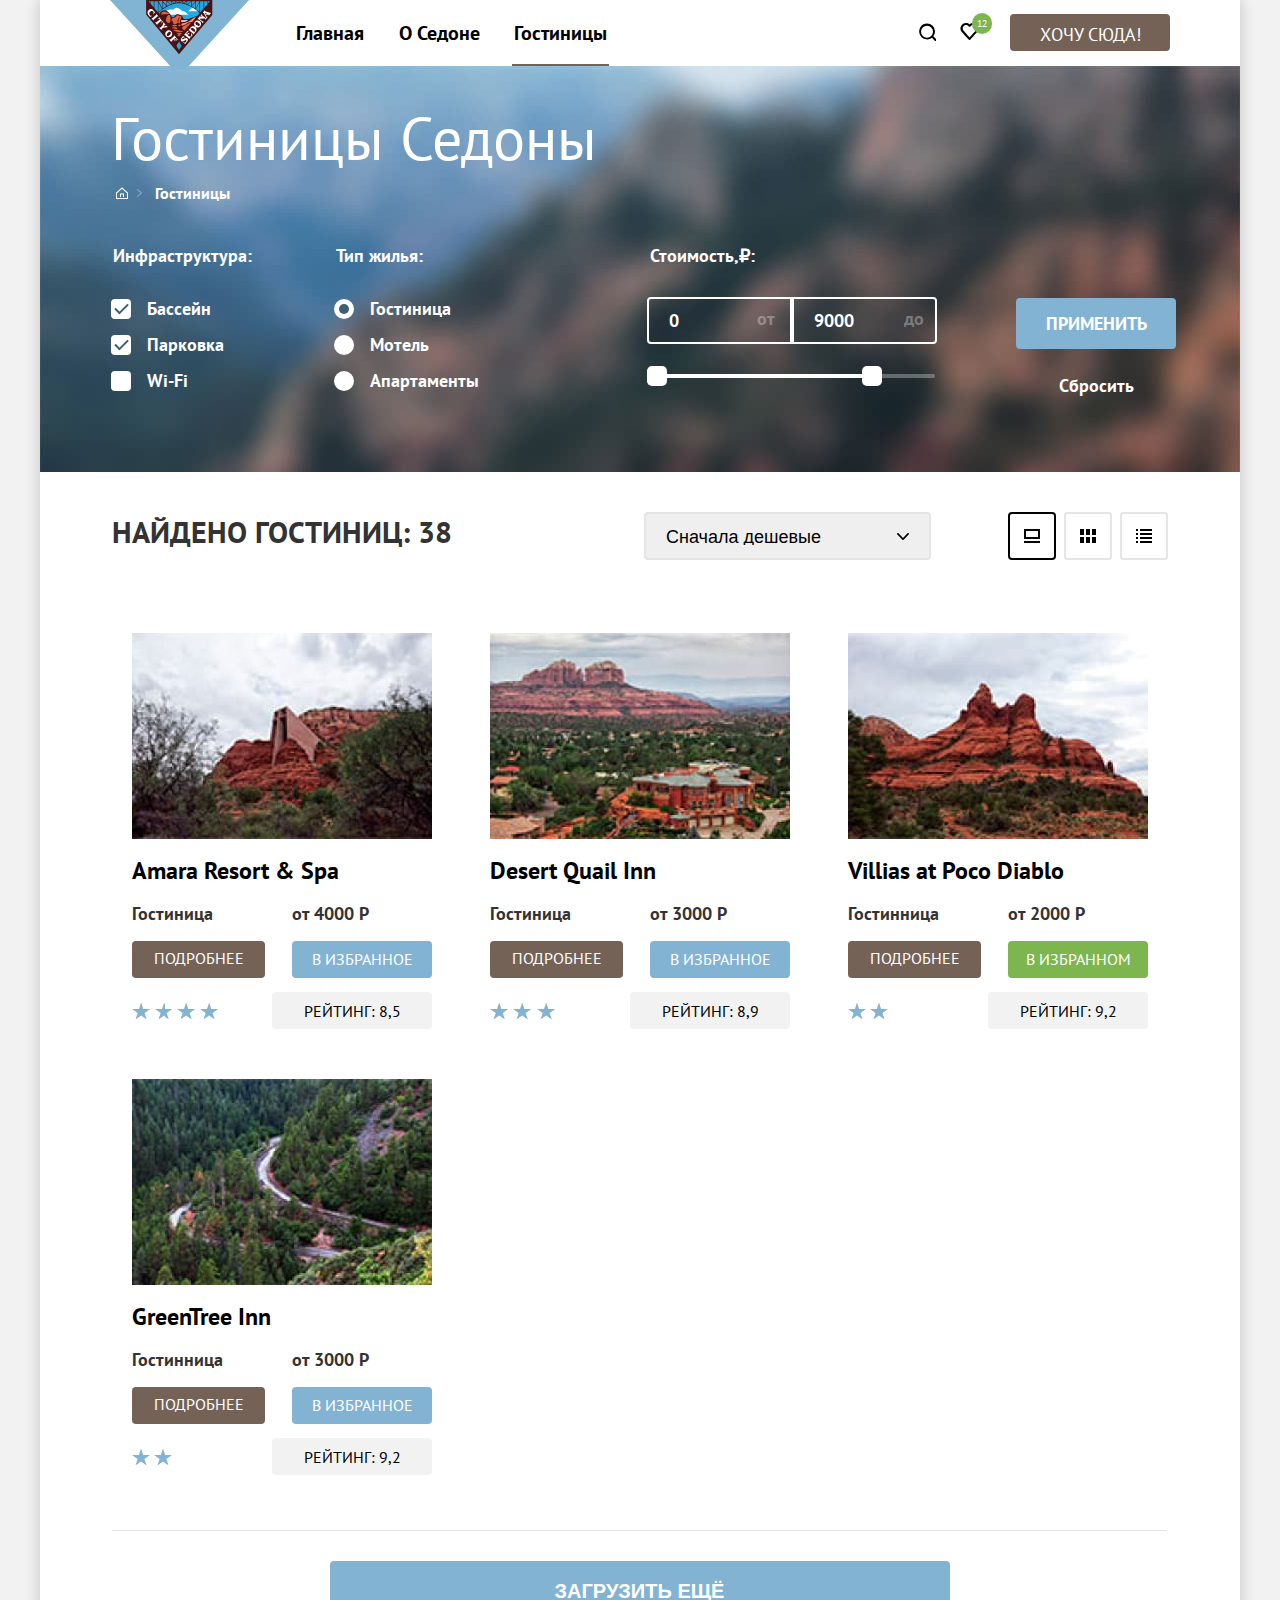
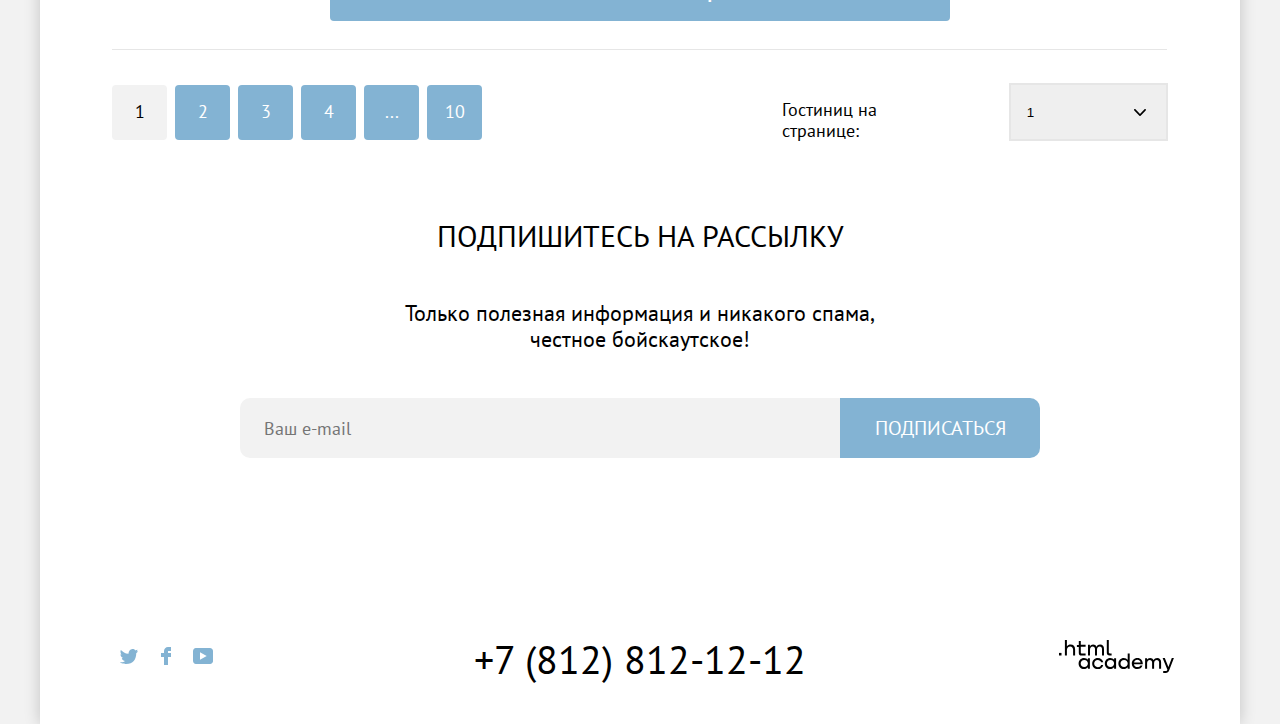
<file: catalog.html>
<!DOCTYPE html>
<html lang="ru">

<head>
  <meta charset="utf-8">
  <title>HTML Academy: Седона.</title>
  <link rel="stylesheet" href="styles/styles.css">
</head>

<body>
  <div class="page-container">
    <header>
      <nav class="navigation">
        <a class="navigation-logo" href="index.html"><img class="page-header-logo" src="images/logo-1.svg" width="139"
            height="70" alt="Логотип"></a>
        <ul class="navigation-list">
          <li class="navigation-item">
            <a class="navigation-link" href="index.html">Главная</a>
          </li>
          <li class="navigation-item">
            <a class="navigation-link" href="#">О Седоне</a>
          </li>
          <li class="navigation-item">
            <a class="navigation-link navigation-link-current" href="">Гостиницы</a>
          </li>
        </ul>
        <div class="menu">
          <a class="navigation-search" href="#">
            <span class="visually-hidden">Поиск.</span>
            <svg class="navigation-icon" aria-hidden="true" focusable="false" width="18" height="18"
              xmlns="http://www.w3.org/2000/svg" fill="#000">
              <path
                d="m19 17-3.7-3.7A8 8 0 0 0 17 8.4a8 8 0 0 0-8-8 8 8 0 1 0 5 14.4l3.6 3.8L19 17ZM9 14.7a6 6 0 0 1-6-6 6 6 0 0 1 12 0 6 6 0 0 1-6 6Z" />
            </svg>
          </a>
          <a class="navigation-favorites" href="#">
            <svg class="navigation-icon" aria-hidden="true" focusable="false" width="18" height="17"
              xmlns="http://www.w3.org/2000/svg" fill="#000">
              <path
                d="M9.44 17c-.3 0-.6-.1-.8-.4-5.41-6.1-6.72-7.5-7.02-7.9A5.4 5.4 0 0 1 6.03 0c1.3 0 2.51.5 3.51 1.3a5.47 5.47 0 0 1 9.03 4.1c0 1.3-.5 2.5-1.3 3.4l-7.02 7.9c-.2.2-.4.3-.8.3ZM3.43 7.5c.3.4 3.5 4 6.11 6.9l6.22-7c.5-.5.7-1.2.7-2 0-1.8-1.5-3.3-3.3-3.3-1 0-2.01.5-2.71 1.3-.3.3-.6.4-.9.4-.3 0-.6-.2-.8-.4a3.7 3.7 0 0 0-2.72-1.3c-1.8 0-3.3 1.5-3.3 3.3-.1.9.3 1.6.7 2.1-.1 0-.1 0 0 0Z" />
            </svg>
            <span class="visually-hidden">Избранное.</span>
            <span class="navigation-favorites-likes">12</span>
          </a>
          <a class="navigation-maps" href="#">Хочу сюда!
          </a>
        </div>
      </nav>
    </header>
    <main class="main-inner">
      <section class="intro-inner">
        <h1 class="inner-header-title">Гостиницы Седоны</h1>
        <ul class="breadcrumbs">
          <li class="breadcrumbs-item">
            <a class="breadcrumbs-link breadcrumbs-link-main" href="index.html">
              <span class="visually-hidden">Главная.</span>
            </a>
          </li>
          <li class="breadcrumbs-item">
            <a class="breadcrumbs-link breadcrumbs-link-hotel" href="">Гостиницы</a>
          </li>
        </ul>
        <section class="catalog">
          <h2 class="visually-hidden">Фильтры.</h2>
          <form class="catalog-filter" action="https://echo.htmlacademy.ru" method="get">
            <fieldset class="catalog-filter-group">
              <legend class="catalog-filter-title">Инфраструктура:</legend>
              <ul class="catalog-filter-list">
                <li class="catalog-filter-item">
                  <label class="control">
                    <input class="visually-hidden control-input" type="checkbox" name="swinning-pool" checked />
                    <span class="control-mark"></span>
                    <span class="control-label">
                      Бассейн
                    </span>
                  </label>
                </li>
                <li class="catalog-filter-item">
                  <label class="control">
                    <input class="visually-hidden control-input" type="checkbox" name="parking" checked />
                    <span class="control-mark"></span>
                    <span class="control-label">
                      Парковка
                    </span>
                  </label>
                </li>
                <li class="catalog-filter-item">
                  <label class="control">
                    <input class="visually-hidden control-input" type="checkbox" name="wi-fi" />
                    <span class="control-mark"></span>
                    <span class="control-label">
                      Wi-Fi
                    </span>
                  </label>
                </li>
              </ul>
            </fieldset>
            <fieldset class="catalog-filter-group">
              <legend class="catalog-filter-title">Тип жилья:</legend>
              <ul class="catalog-filter-list">
                <li class="catalog-filter-item">
                  <label class="control">
                    <input class="visually-hidden control-input control-input-checkbox" type="radio" name="type"
                      value="hotel" checked />
                    <span class="control-mark"></span>
                    <span class="control-label">
                      Гостиница
                    </span>
                  </label>
                </li>
                <li class="catalog-filter-item">
                  <label class="control">
                    <input class="visually-hidden control-input control-input-checkbox" type="radio" name="type"
                      value="motel" />
                    <span class="control-mark"></span>
                    <span class="control-label">
                      Мотель
                    </span>
                  </label>
                </li>
                <li class="catalog-filter-item">
                  <label class="control">
                    <input class="visually-hidden control-input control-input-checkbox" type="radio" name="type"
                      value="apartment" />
                    <span class="control-mark"></span>
                    <span class="control-label">
                      Апартаменты
                    </span>
                  </label>
                </li>
              </ul>
            </fieldset>
            <fieldset class="catalog-filter-group">
              <legend class="catalog-filter-title">Стоимость,₽:</legend>
              <div class="range-wrapper-inputs">
                <div class="range-from">
                  <label class="catalog-filter-label catalog-filter-label-from" for="range-field-min">от</label>
                  <input class="range-input range-input-min" placeholder="0" id="range-field-min" type="number"
                    value="0" name="min-price">
                </div>
                <div class="range-before">
                  <label class="catalog-filter-label catalog-filter-label-before" for="range-field-max">до</label>
                  <input class="range-input range-input-max" placeholder="9000" id="range-field-max" type="number"
                    value="9000" name="max-price">
                </div>
              </div>
              <div class="range-scale">
                <div class="range-bar" style="left: 0px; width: 227px">
                  <button class="range-toggle toggle-min">
                    <span class="visually-hidden">Изменить минимальную цену.</span>
                  </button>
                  <button class="range-toggle toggle-max">
                    <span class="visually-hidden">Изменить максимальную цену.</span>
                  </button>
                </div>
              </div>
            </fieldset>
            <div class="buttons-catalog">
              <button class="apply" type="submit">Применить</button>
              <button class="reset" type="reset">Сбросить</button>
            </div>
          </form>
        </section>
      </section>
      <section class="cards">
        <div class="sorting-container">
          <h2 class="hotels-found">Найдено гостиниц: 38</h2>
          <div class="select sorting-type">
            <select class="select-control" aria-label="Сортировка">
              <option value="cheap">Сначала дешевые</option>
              <option value="expensive">Сначала дорогие</option>
              <option value="popular">Сначала популярные</option>
            </select>
          </div>
          <div class="show">
            <a href="#" class="card-grid-toggle card-grid-toggle-current">
              <svg aria-hidden="true" focusable="false" width="16" height="14" viewBox="0 0 16 14" fill="none"
                xmlns="http://www.w3.org/2000/svg">
                <path d="M16 12H0V14H16V12Z" fill="black" />
                <path d="M14 2V8H2V2H14ZM16 0H0V10H16V0Z" fill="black" />
              </svg>
              <span class="visually-hidden">Показать карточки.</span></a>
            <a href="#" class="card-grid-toggle">
              <svg aria-hidden="true" focusable="false" width="16" height="14" viewBox="0 0 16 14" fill="none"
                xmlns="http://www.w3.org/2000/svg">
                <path d="M4 0H0V6H4V0Z" fill="black" />
                <path d="M16 0H12V6H16V0Z" fill="black" />
                <path d="M10 0H6V6H10V0Z" fill="black" />
                <path d="M4 8H0V14H4V8Z" fill="black" />
                <path d="M16 8H12V14H16V8Z" fill="black" />
                <path d="M10 8H6V14H10V8Z" fill="black" />
              </svg>
              <span class="visually-hidden">Показать по одной.</span></a>
            <a href="#" class="card-grid-toggle">
              <svg aria-hidden="true" focusable="false" width="16" height="14" viewBox="0 0 16 14" fill="none"
                xmlns="http://www.w3.org/2000/svg">
                <path d="M2 0H0V2H2V0Z" fill="black" />
                <path d="M16 0H4V2H16V0Z" fill="black" />
                <path d="M2 4H0V6H2V4Z" fill="black" />
                <path d="M16 4H4V6H16V4Z" fill="black" />
                <path d="M2 8H0V10H2V8Z" fill="black" />
                <path d="M16 8H4V10H16V8Z" fill="black" />
                <path d="M2 12H0V14H2V12Z" fill="black" />
                <path d="M16 12H4V14H16V12Z" fill="black" />
              </svg>
              <span class="visually-hidden">Показать список.</span></a>
          </div>
        </div>
        <ul class="catalog-list">
          <li class="hotel-card">
            <a class="hotel-card-link" href="#"><img class="hotel-card-image" src="images/hotels/hotel-1.jpg"
                width="300" height="206" alt="Amara Resort & Spa."></a>
            <a class="hotel-card-title" href="#">
              <h3 class="name-hotel">Amara Resort & Spa</h3>
            </a>
            <b class="hotel-card-price">
              <span>Гостиница</span>
              <span>от 4000 Р</span></b>
            <div class="buttons button-one">
              <a class="button-more" href="#">подробнее</a>
              <a class="button-favorites" href="#">в избранное</a>
            </div>
            <div class="rating">
              <div class="rating-stars rating-stars-1">
                <span class="visually-hidden">4 звезды.</span>
              </div>
              <p class="rating-rate">Рейтинг: 8,5</p>
            </div>
          </li>
          <li class="hotel-card">
            <a class="hotel-card-link" href="#"><img class="hotel-card-image" src="images/hotels/hotel-3.jpg"
                width="300" height="206" alt="Desert Quail Inn."></a>
            <a class="hotel-card-title" href="#">
              <h3 class="name-hotel">Desert Quail Inn</h3>
            </a>
            <b class="hotel-card-price">
              <span>Гостиница</span>
              <span>от 3000 Р</span></b>
            <div class="buttons button-two">
              <a class="button-more" href="#">подробнее</a>
              <a class="button-favorites" href="#">в избранное</a>
            </div>
            <div class="rating">
              <div class="rating-stars rating-stars-2">
                <span class="visually-hidden">3 звезды.</span>
              </div>
              <p class="rating-rate">Рейтинг: 8,9</p>
            </div>
          </li>
          <li class="hotel-card">
            <a class="hotel-card-link" href="#"><img class="hotel-card-image" src="images/hotels/hotel-2.jpg"
                width="300" height="206" alt="Villias at Poco Diablo."></a>
            <a class="hotel-card-title" href="#">
              <h3 class="name-hotel">Villias at Poco Diablo</h3>
            </a>
            <b class="hotel-card-price">
              <span>Гостинница</span>
              <span> от 2000 Р</span></b>
            <div class="buttons button-three">
              <a class="button-more" href="#">подробнее</a>
              <a class="button-favorites" href="#">в избранном</a>
            </div>
            <div class="rating">
              <div class="rating-stars rating-stars-3">
                <span class="visually-hidden">2 звезды.</span>
              </div>
              <p class="rating-rate">Рейтинг: 9,2</p>
            </div>
          </li>
          <li class="hotel-card">
            <a class="hotel-card-link" href="#"><img class="hotel-card-image" src="images/hotels/hotel-4.jpg"
                width="300" height="206" alt="GreenTree Inn."></a>
            <a class="hotel-card-title" href="#">
              <h3 class="name-hotel">GreenTree Inn</h3>
            </a>
            <b class="hotel-card-price">
              <span>Гостинница</span>
              <span>от 3000 Р</span></b>
            <div class="buttons button-four">
              <a class="button-more" href="#">подробнее</a>
              <a class="button-favorites" href="#">в избранное</a>
            </div>
            <div class="rating">
              <div class="rating-stars rating-stars-4">
                <span class="visually-hidden">2 звезды</span>
              </div>
              <p class="rating-rate">Рейтинг: 9,2</p>
            </div>
          </li>
        </ul>
        <div class="decorative-lines-button">
          <button class="button-load-more" type="submit">Загрузить ещё</button>
        </div>
        <div class="pagination-container">
          <ul class="pagination-list">
            <li class="pagination-item">
              <a class="pagination-link pagination-current">1</a>
            </li>
            <li class="pagination-item">
              <a class="pagination-link" href="#">2</a>
            </li>
            <li class="pagination-item">
              <a class="pagination-link" href="#">3</a>
            </li>
            <li class="pagination-item">
              <a class="pagination-link" href="#">4</a>
            </li>
            <li class="pagination-item">
              <a class="pagination-link" href="#">...</a>
            </li>
            <li class="pagination-item">
              <a class="pagination-link" href="#">10</a>
            </li>
          </ul>
          <div class="hotel-selection">
            <label class="text-number">Гостиниц на странице:</label>
            <select class="select-control-number" aria-label="Нумерация">
              <option value="first">1</option>
              <option value="second">2</option>
              <option value="third">3</option>
              <option value="fourth">4</option>
            </select>
          </div>
        </div>
      </section>
      <section class="mailing-list-inner">
        <h3 class="mailing-list-title-inner">Подпишитесь на рассылку</h3>
        <p class="mailing-information-inner">Только полезная информация и никакого спама,<br> честное бойскаутское!</p>
        <form class="mailing-list-form" action="https://echo.htmlacademy.ru/" method="post">
          <label class="email" for="email-field"></label>
          <input class="field" placeholder="Ваш e-mail" id="email-field">
          <button class="mailing-list-button" type="submit">Подписаться</button>
        </form>
      </section>
    </main>
    <footer class="page-footer">
      <ul class="footer-social">
        <li class="footer-social-item">
          <a class="footer-social-link footer-social-tw" href="https://twitter.com/htmlacademy_ru">
            <svg aria-hidden="true" focusable="false" width="18" height="15" viewBox="0 0 18 15" fill="none"
              xmlns="http://www.w3.org/2000/svg">
              <path
                d="M11.6 0.200056C13.4 -0.299944 14.8 0.500056 15.4 1.40006C16.1 1.20006 16.8 0.900056 17.5 0.700056C17.5 1.60006 16.9 2.20006 16.6 2.50006C17.3 2.60006 18 1.90006 18 1.90006C17.8 2.90006 16.9 3.70006 16.3 3.90006C16.1 10.7001 13 15.1001 5.7 15.0001C5.1 15.0001 5.8 15.0001 5.2 15.0001C4.8 15.0001 0.8 14.5001 0 13.1001C2.4 13.3001 4.1 12.7001 5 11.9001C4 11.6001 2.1 11.5001 1.8 9.00006C2.2 9.10006 2.4 9.20006 3.1 9.10006C1.8 8.30006 0.4 7.50006 0.5 5.30006C0.8 5.60006 1.6 5.80006 1.9 5.80006C1.1 5.60006 -0.2 2.50006 0.9 0.900056C2.8 2.80006 4.9 4.50006 8.5 4.70006C8.7 2.30006 9.7 0.800056 11.6 0.200056Z"
                fill="#83B3D3" />
            </svg>
            <span class="visually-hidden">Твиттер.</span>
          </a>
        </li>
        <li class="footer-social-item">
          <a class="footer-social-link footer-social-fb" href="https://www.fasebook.com/htmlacademy">
            <svg aria-hidden="true" focusable="false" width="10" height="18" viewBox="0 0 10 18" fill="none"
              xmlns="http://www.w3.org/2000/svg">
              <path d="M7 0C4.8 0 3 1.8 3 4V6H0V10H3V18H7V10H10V6H7V4H10V0H7Z" fill="#83B3D3" />
            </svg>
            <span class="visually-hidden">Фейсбук.</span>
          </a>
        </li>
        <li class="footer-social-item">
          <a class="footer-social-link footer-social-yt" href="https://www.youtube.com/c/HTMLAcademyRUS">
            <svg aria-hidden="true" focusable="false" width="20" height="16" viewBox="0 0 20 16" fill="none"
              xmlns="http://www.w3.org/2000/svg">
              <path
                d="M17 0H2.9C1.2 0 0 1.5 0 3.2V12.7C0 14.5 1.2 16 2.9 16H17.2C18.7 16 20.1 14.5 20.1 12.8V3.2C19.9 1.5 18.7 0 17 0ZM7 11.8V4.2L13.7 8L7 11.8Z"
                fill="#83B3D3" />
            </svg>
            <span class="visually-hidden">Ютуб.</span>
          </a>
        </li>
      </ul>
      <a class="page-footer-phone-link" href="tel:88128121212">+7 (812) 812-12-12</a>
      <a class="page-footer-logo" href="https://htmlacademy.ru/">
        <svg class="footer-logo" width="115" height="34" viewBox="0 0 115 34" xmlns="http://www.w3.org/2000/svg"
          fill="black">
          <path d="M0 12.8999V15.4999H2.5V12.8999H0Z" />
          <path
            d="M11.5999 4.5C9.9999 4.5 8.7999 5.2 7.9999 6.2H7.8999V0H5.8999V15.5H7.8999V10.2C7.8999 8.1 9.1999 6.6 11.1999 6.6C12.9999 6.6 14.0999 8 14.0999 9.8V15.5H16.0999V9.4C16.1999 6.4 14.2999 4.5 11.5999 4.5Z" />
          <path
            d="M26.5999 4.8001H21.7999V1.1001H19.7999V4.9001H17.8999V6.9001H19.7999V12.9001C19.7999 14.6001 20.7999 15.6001 22.4999 15.6001H26.5999V13.6001H22.8999C22.1999 13.6001 21.7999 13.2001 21.7999 12.5001V6.8001H26.5999V4.8001Z" />
          <path
            d="M41.1 4.6001C39.5 4.6001 38.2 5.4001 37.6 6.7001H37.5C36.9 5.5001 35.7 4.6001 34.1 4.6001C32.7 4.6001 31.6 5.4001 31 6.4001H30.9V4.8001H29V15.4001H31V10.0001C31 8.0001 32 6.5001 33.6 6.5001C35.1 6.5001 36 7.5001 36 9.1001V15.4001H38V9.8001C38 7.4001 39.4 6.5001 40.6 6.5001C42.1 6.5001 43 7.5001 43 9.1001V15.4001H45V8.9001C45.1 6.4001 43.6 4.6001 41.1 4.6001Z" />
          <path
            d="M47.8 12.7C47.8 14.4 48.8 15.4 50.6 15.4H52.6V13.4H50.9001C50.2001 13.4 49.8 13 49.8 12.3V0H47.8V12.7Z" />
          <path
            d="M28.9001 19.6999C28.0001 18.5999 26.7001 17.8999 25.0001 17.8999C21.9001 17.8999 19.6001 20.1999 19.6001 23.4999C19.6001 26.7999 21.9001 29.0999 25.0001 29.0999C26.8001 29.0999 28.0001 28.2999 28.8001 27.1999H28.9001V28.7999H30.9001V18.1999H28.9001V19.6999ZM25.3001 27.0999C23.1001 27.0999 21.7001 25.4999 21.7001 23.4999C21.7001 21.4999 23.1001 19.8999 25.3001 19.8999C27.5001 19.8999 28.9001 21.4999 28.9001 23.4999C28.9001 25.3999 27.5001 27.0999 25.3001 27.0999Z" />
          <path
            d="M44.2 21.9999C43.7 19.5999 41.5999 17.8999 38.7999 17.8999C35.3999 17.8999 33.2 20.3999 33.2 23.4999C33.2 26.5999 35.3999 29.0999 38.7999 29.0999C41.5999 29.0999 43.7 27.2999 44.2 24.8999H42.0999C41.6999 26.1999 40.3999 27.1999 38.7999 27.1999C36.5999 27.1999 35.2 25.5999 35.2 23.5999C35.2 21.5999 36.5999 19.9999 38.7999 19.9999C40.3999 19.9999 41.5999 20.9999 42.0999 22.1999H44.2V21.9999Z" />
          <path
            d="M55.1 19.6999C54.2 18.5999 52.9001 17.8999 51.2001 17.8999C48.1001 17.8999 45.8 20.1999 45.8 23.4999C45.8 26.7999 48.1001 29.0999 51.2001 29.0999C53.0001 29.0999 54.2 28.2999 55 27.1999H55.1V28.7999H57.1V18.1999H55.1V19.6999ZM51.5 27.0999C49.3 27.0999 47.9001 25.4999 47.9001 23.4999C47.9001 21.4999 49.3 19.8999 51.5 19.8999C53.7 19.8999 55.1 21.4999 55.1 23.4999C55.1 25.3999 53.6 27.0999 51.5 27.0999Z" />
          <path
            d="M68.6999 19.7999C67.7999 18.6999 66.4999 17.8999 64.7999 17.8999C61.6999 17.8999 59.3999 20.1999 59.3999 23.4999C59.3999 26.7999 61.5999 29.0999 64.7999 29.0999C66.4999 29.0999 67.7999 28.2999 68.5999 27.2999H68.6999V28.7999H70.6999V13.3999H68.6999V19.7999ZM65.0999 27.0999C62.8999 27.0999 61.4999 25.4999 61.4999 23.4999C61.4999 21.4999 62.8999 19.8999 65.0999 19.8999C67.2999 19.8999 68.6999 21.4999 68.6999 23.4999C68.5999 25.4999 67.1999 27.0999 65.0999 27.0999Z" />
          <path
            d="M78.3 17.8999C75 17.8999 72.8 20.3999 72.8 23.4999C72.8 26.4999 74.9 29.0999 78.3 29.0999C80.8 29.0999 82.8 27.7999 83.5 25.4999H81.4C80.9 26.4999 79.8 27.0999 78.4 27.0999C76.5 27.0999 75.1 25.7999 75 24.1999H83.8C84 20.5999 81.8 17.8999 78.3 17.8999ZM78.3 19.7999C80 19.7999 81.3 20.7999 81.6 22.3999H75.1C75.4 20.8999 76.6 19.7999 78.3 19.7999Z" />
          <path
            d="M98.2001 17.8999C96.6001 17.8999 95.3001 18.6999 94.6001 19.8999H94.5001C93.9001 18.6999 92.7001 17.8999 91.1001 17.8999C89.7001 17.8999 88.6001 18.5999 88.0001 19.6999V18.1999H86.1001V28.7999H88.1001V23.3999C88.1001 21.3999 89.1001 19.9999 90.7001 19.8999C92.2001 19.8999 93.1001 20.8999 93.1001 22.4999V28.7999H95.1001V23.1999C95.1001 20.7999 96.5001 19.8999 97.7001 19.8999C99.2001 19.8999 100.1 20.8999 100.1 22.4999V28.7999H102.1V22.2999C102.2 19.6999 100.7 17.8999 98.2001 17.8999Z" />
          <path
            d="M109.4 27.0001L105.8 18.1001H103.6L108.4 29.7001C108.1 30.6001 107.7 30.9001 106.7 30.9001H104.2V32.9001H106.7C108.5 32.9001 109.5 32.1001 110.2 30.3001L114.9 18.1001H112.8L109.4 27.0001Z" />
        </svg></a>
    </footer>
  </div>
</body>

</html>
</file>
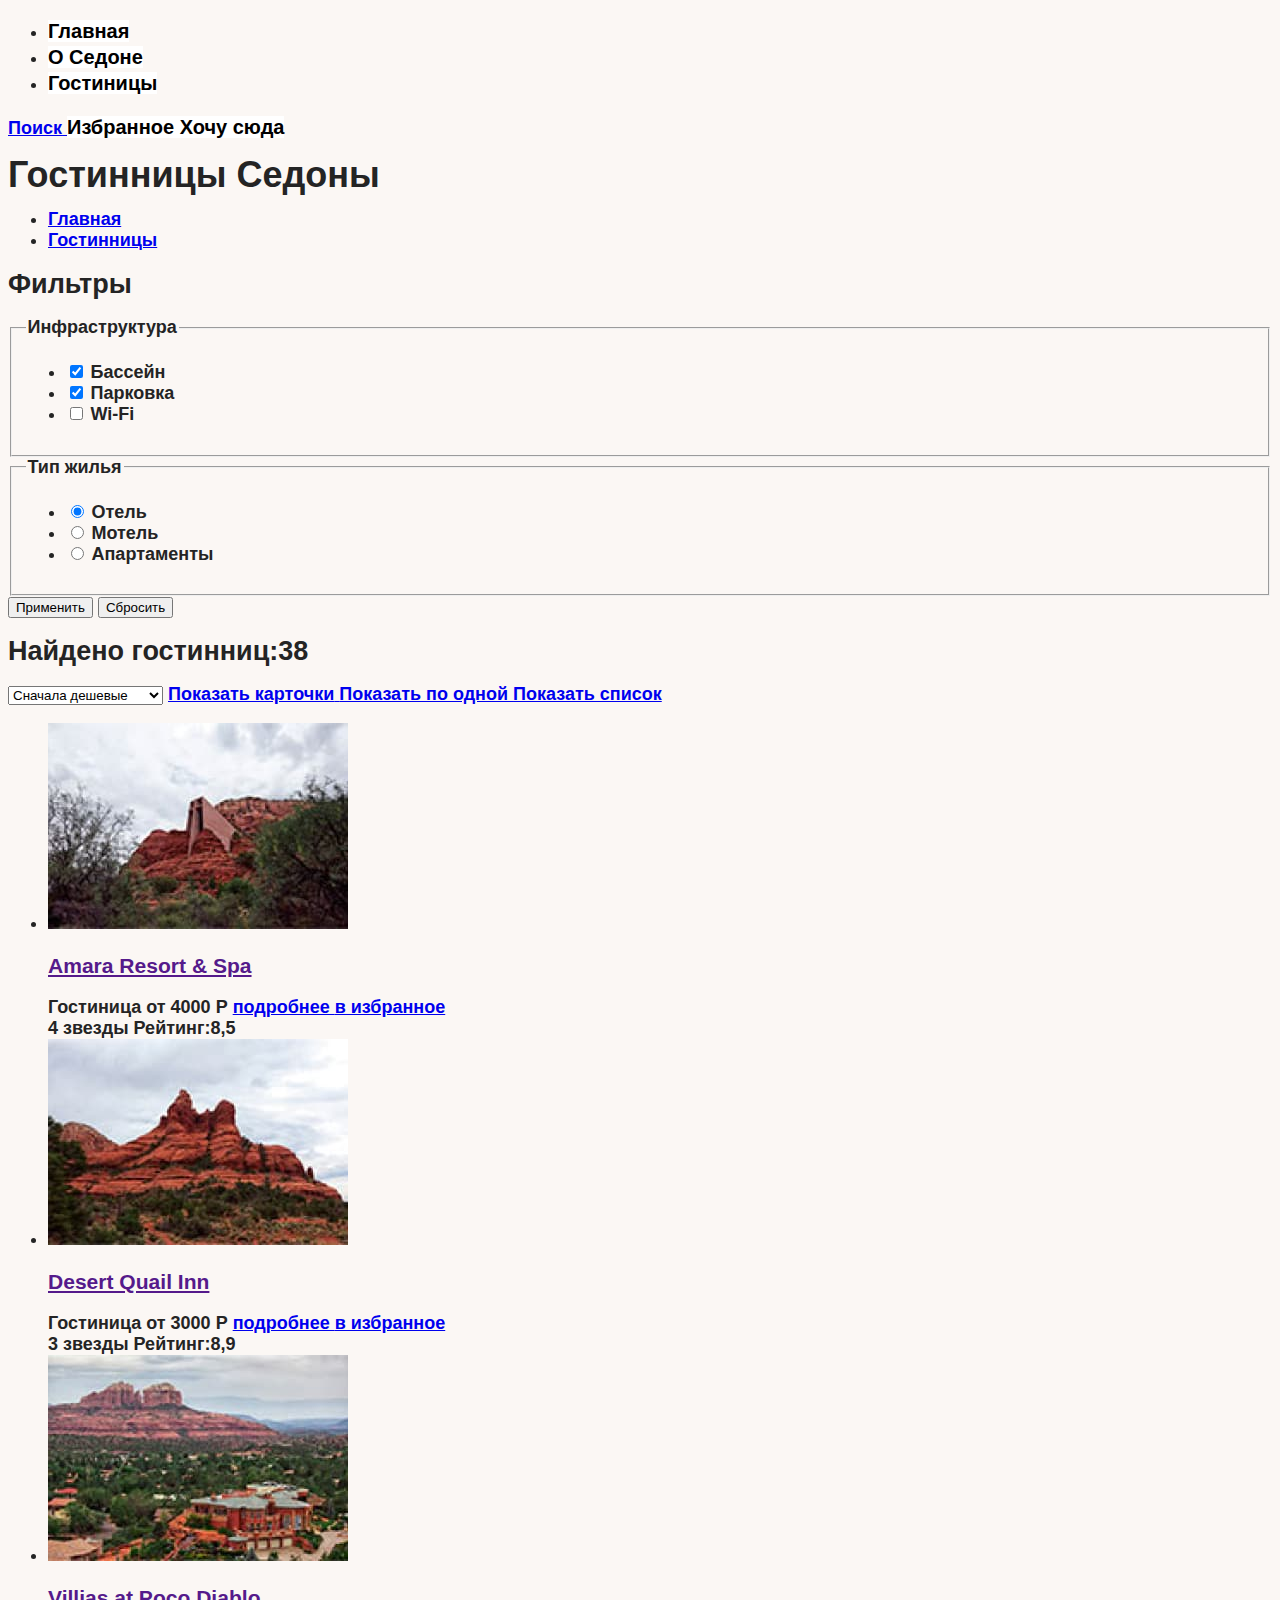
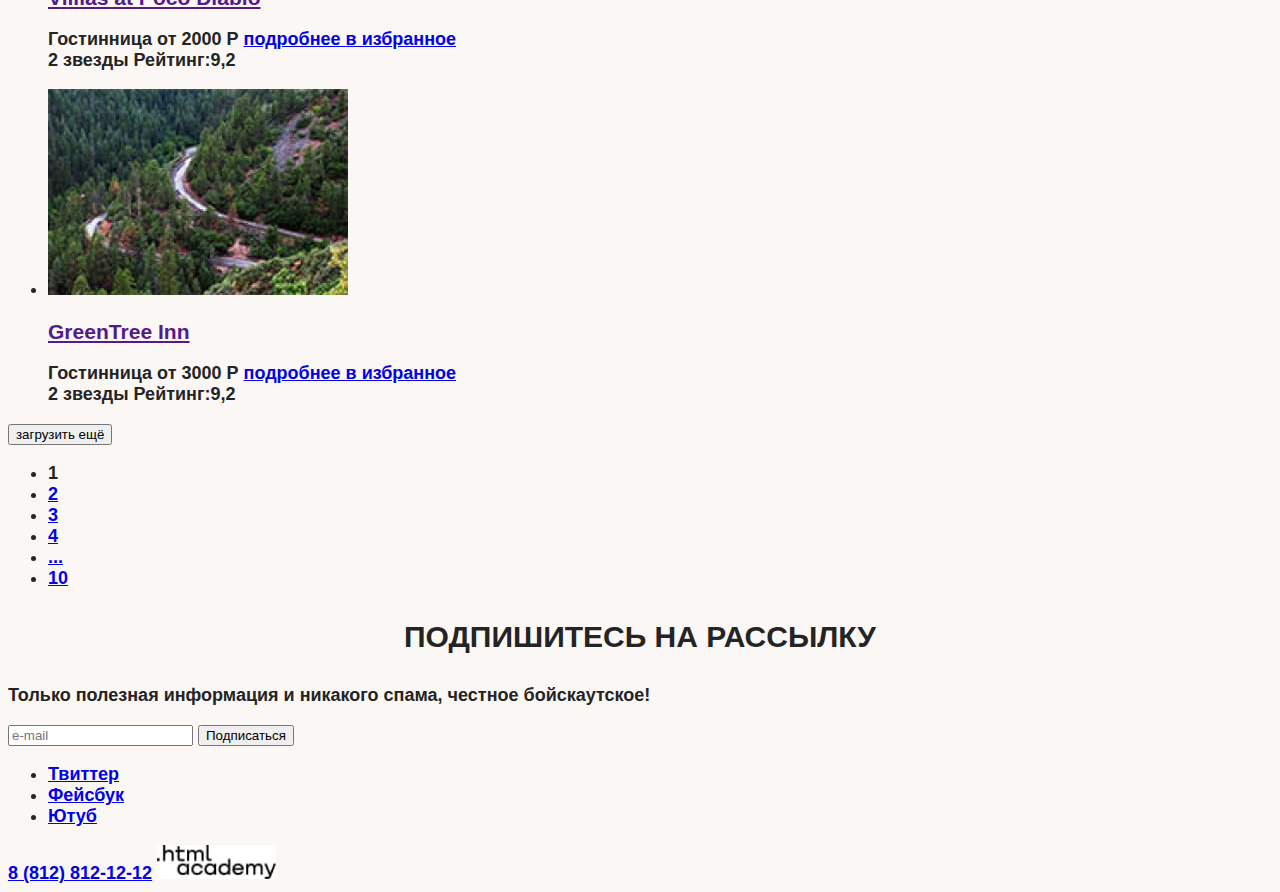
<file: 4/catalog.html>
<!DOCTYPE html>
<html lang="ru">

<head>
  <meta charset="utf-8">
  <title>HTML Academy: Седона</title>
  <link rel="stylesheet" href="styles/styles.css">
  <base href="https://htmlacademy-htmlcss.github.io/1932299-sedona-33/4/">
</head>

<body>
  <header>
    <nav class="navigation">
      <a class="navigation-link" href="index.html">
      </a>
      <ul class="navigation-list">
        <li class="navigation-item">
          <a class="navigation-link" href="index.html">Главная</a>
        </li>
        <li class="navigation-item">
          <a class="navigation-link" href="#">О Седоне</a>
        </li>
        <li class="navigation-item">
          <a class="navigation-link navigation-link-current" href="">Гостиницы</a>
        </li>
      </ul>
      <div>
        <a class="navigation-user" href="#">
          <span class="visually-hidden">Поиск</span>
        </a>
        <a class="navigation-link" href="#">
          <span class="visually-hidden">Избранное</span>
        </a>
        <a class="navigation-link" href="#">Хочу сюда
        </a>
      </div>
    </nav>
  </header>
  <main class="main-inner">
    <section class="intro-inner">
      <h1 class="inner-header-title">Гостинницы Седоны</h1>
      <ul class="breadcrumbs">
        <li class="breadcrumbs-item">
          <a class="breadcrumbs-link" href="index.html">
            <span class="visually-hidden">Главная</span>
          </a>
        </li>
        <li class="breadcrumbs-item">
          <a class="breadcrumbs-link" href="#">Гостинницы</a>
        </li>
      </ul>
      <section class="catalog-filter">
        <h2 class="visually-hidden">Фильтры</h2>
        <form class="catalog-filter" action="https://echo.htmlacademy.ru" method="get">
          <fieldset class="catalog-filter infastructure">
            <legend class="infrastructure-name">Инфраструктура</legend>
            <ul>
              <li>
                <label class="infrastructure name chekbox">
                  <input class="chekbox" type="checkbox" name="swinning-pool" checked />
                  Бассейн
                </label>
              </li>
              <li>
                <label class="infrastructure name chekbox">
                  <input class="chekbox" type="checkbox" name="parking" checked />
                  Парковка
                </label>
              </li>
              <li>
                <label class="infrastructure name chekbox">
                  <input class="chekbox" type="checkbox" name="wi-fi" />
                  Wi-Fi
                </label>
              </li>
            </ul>
          </fieldset>
          <fieldset class="catalog-filter type housing">
            <legend class="type-housing-name">Тип жилья</legend>
            <ul class="type-housing-list">
              <li class="type-housing-elements">
                <label class="radio-type-housing">
                  <input class="radio" type="radio" name="type" value="hotel" checked />
                  Отель
                </label>
              </li>
              <li class="type-housing-elements">
                <label class="radio-type-housing">
                  <input class="radio" type="radio" name="type" value="motel" />
                  Мотель
                </label>
              </li>
              <li class="type-housing-elements">
                <label class="radio-type-housing">
                  <input class="radio" type="radio" name="type" value="apartment" />
                  Апартаменты
                </label>
              </li>
            </ul>
          </fieldset>
          <input type="submit" value="Применить">
          <input type="reset" value="Сбросить">
        </form>
      </section>
    </section>
    <section class="cards">
      <h2> Найдено гостинниц:38</h2>
      <select class="select-control" aria-label="Сортировка">
        <option value="cheap">Сначала дешевые</option>
        <option value="expensive">Сначала дорогие</option>
        <option value="popular">Сначала популярные</option>
      </select>
      <a href="#" class="button">
        <span class="visually-hidden">Показать карточки</span>
      </a>
      <a href="#" class="button">
        <span class="visually-hidden">Показать по одной</span>
      </a><a href="#" class="button">
        <span class="visually-hidden">Показать список</span>
      </a>
      <ul class="catalog-list">
        <li class="hotel-card">
          <a class="hotel-card-link" href="">
            <img class="hotel-card-image" src="images/hotels/hotel-1.jpg" width="300" height="206"
              alt="Amara Resort & Spa">
            <h3 class="hotel-card-title">Amara Resort & Spa</h3>
          </a>
          <b class="hotel-card-prise">
            <span>Гостиница</span>
            <span>от 4000 Р</span></b>
          <a class="button" href="#">подробнее
          </a>
          <a class="button" href="#">в избранное</a>
          <div>
            <span class="visually-hidden">4 звезды</span>
            <span class="visually-hidden">Рейтинг:8,5</span>
          </div>
        </li>
        <li class="hotel-card">
          <a class="hotel-card-link" href="">
            <img class="hotel-card-image" src="images/hotels/hotel-2.jpg" width="300" height="206"
              alt="Desert Quail Inn">
            <h3 class="hotel-card-title">Desert Quail Inn</h3>
          </a>
          <b class="hotel-card-prise">
            <span>Гостиница</span>
            <span>от 3000 Р</span></b>
          <a class="button" href="#">подробнее
          </a>
          <a class="button" href="#">в избранное</a>
          <div>
            <span class="visually-hidden">3 звезды</span>
            <span class="visually-hidden">Рейтинг:8,9</span>
          </div>
        </li>
        <li class="hotel-card">
          <a class="hotel-card-link" href="">
            <img class="hotel-card-image" src="images/hotels/hotel-3.jpg" width="300" height="206"
              alt="Villias at Poco Diablo">
            <h3 class="hotel-card-title">Villias at Poco Diablo</h3>
          </a>
          <b class="hotel-card-prise">
            <span>Гостинница</span>
            <span> от 2000 Р</span></b>
          <a class="button" href="#">подробнее
          </a>
          <a class="button" href="#">в избранное</a>
          <div>
            <span class="visually-hidden">2 звезды</span>
            <span class="visually-hidden">Рейтинг:9,2</span>
          </div>
        </li>
      </ul>
      <ul class="catalog-list">
        <li class="hotel-card">
          <a class="hotel-card-link" href="">
            <img class="hotel-card-image" src="images/hotels/hotel-4.jpg" width="300" height="206" alt="GreenTree Inn">
            <h3 class="hotel-card-title">GreenTree Inn</h3>
          </a>
          <b class="hotel-card-prise">
            <span>Гостинница</span>
            <span>от 3000 Р</span></b>
          <a class="button" href="#">подробнее
          </a>
          <a class="button" href="#">в избранное</a>
          <div>
            <span class="visually-hidden">2 звезды</span>
            <span class="visually-hidden">Рейтинг:9,2</span>
          </div>
        </li>
      </ul>
      <button class="button" type="submit">загрузить ещё</button>
      <ul class="pagination">
        <li class="pagination-item">
          <a class="pagination-link pagination-current">1</a>
        </li>
        <li class="pagination-item">
          <a class="pagination-link" href="#">2</a>
        </li>
        <li class="pagination-item">
          <a class="pagination-link" href="#">3</a>
        </li>
        <li class="pagination-item">
          <a class="pagination-link" href="#">4</a>
        </li>
        <li class="pagination-item">
          <a class="pagination-link" href="#">...</a>
        </li>
        <li class="pagination-item">
          <a class="pagination-link" href="#">10</a>
        </li>
      </ul>
    </section>
    <section class="mailing-list-inner">
      <h3 class="mailing-list-title">Подпишитесь на рассылку</h3>
      <p>Только полезная информация и никакого спама, честное бойскаутское!</p>
      <form class="mailing-list-form" action="https://echo.htmlacademy.ru/" method="post">
        <label for="email-field"></label>
        <input class="field" placeholder="e-mail" id="email-field">
        <button class="button" type="submit">Подписаться</button>
      </form>
    </section>
  </main>
  <footer class="page-footer">
    <ul class="social-list">
      <li class="footer-social-item">
        <a class="button" href="https://twitter.com/htmlacademy_ru">
          <span class="visually-hidden">Твиттер</span>
        </a>
      </li>
      <li class="footer-social-item">
        <a class="button" href="https://www.fasebook.com/htmlacademy">
          <span class="visually-hidden">Фейсбук</span>
        </a>
      </li>
      <li class="footer-social-item">
        <a class="button" href="https://www.youtube.com/c/HTMLAcademyRUS">
          <span class="visually-hidden">Ютуб</span>
        </a>
      </li>
    </ul>
    <a href="tel:88128121212">8 (812) 812-12-12</a>
    <a href="https://htmlacademy.ru/"><img src="images/logo-2.jpg" weigh="115" height="34" alt=".html academy"></a>
  </footer>
</body>

</html>
</file>
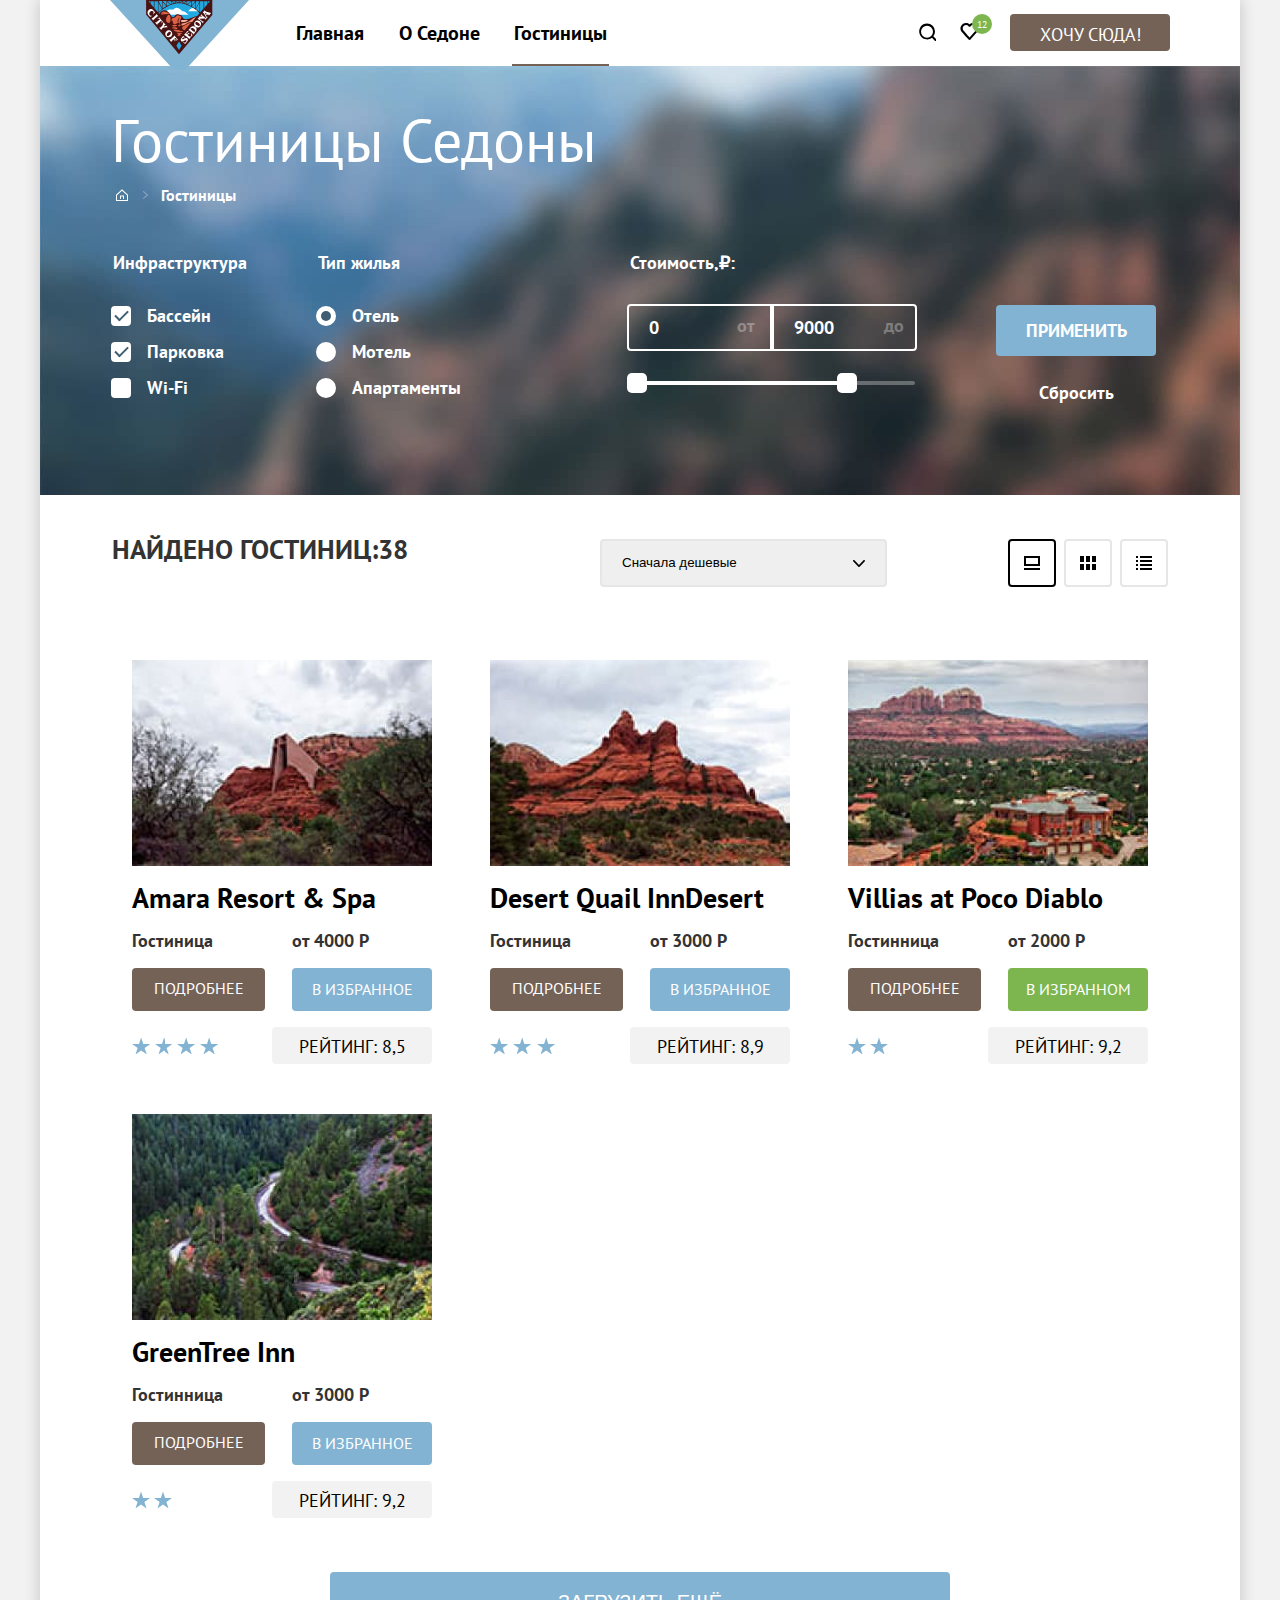
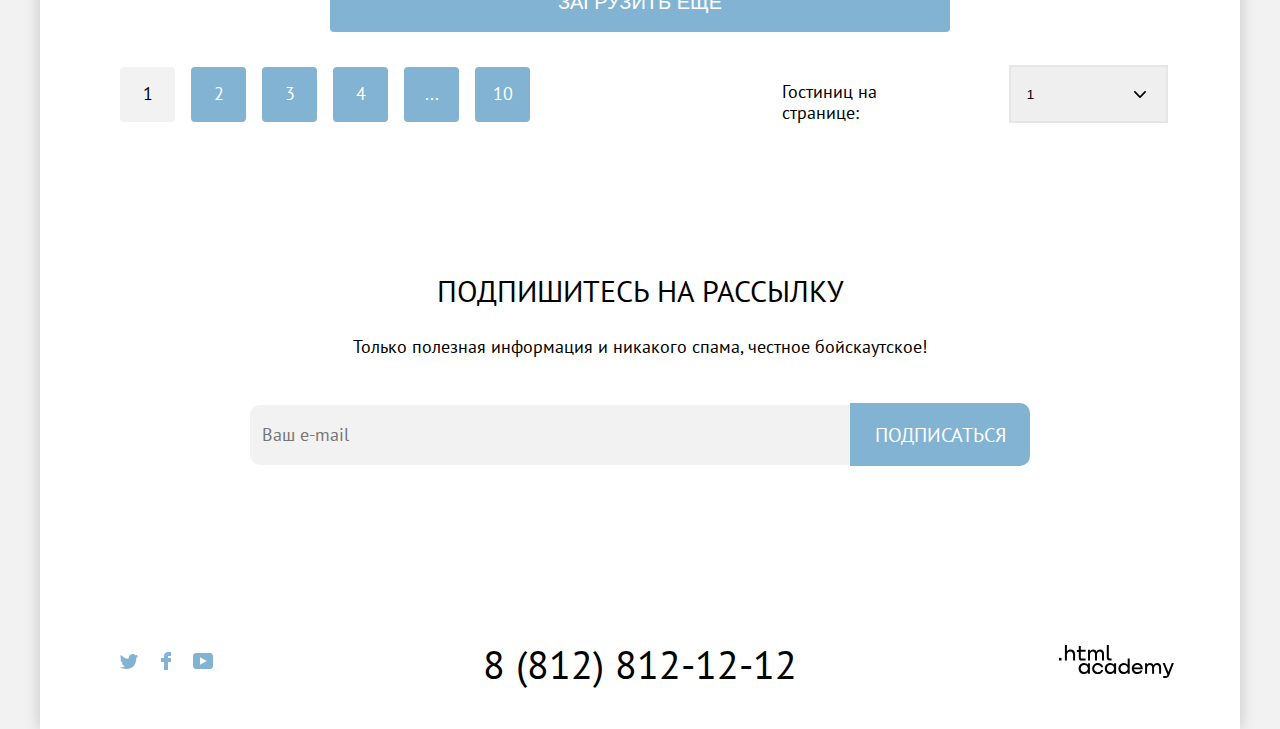
<file: 8/catalog.html>
<!DOCTYPE html>
<html lang="ru">

<head>
  <meta charset="utf-8">
  <title>HTML Academy: Седона</title>
  <link rel="stylesheet" href="styles/styles.css">
  <base href="https://htmlacademy-htmlcss.github.io/1932299-sedona-33/8/">
</head>

<body>
  <div class="page-container">
    <header>
      <nav class="navigation">
        <a class="navigation-logo" href="index.html"><img class="page-header-logo" src="images/logo-1.svg" width="139"
            height="70" alt="Логотип"></a>
        <ul class="navigation-list">
          <li class="navigation-item">
            <a class="navigation-link" href="index.html">Главная</a>
          </li>
          <li class="navigation-item">
            <a class="navigation-link" href="#">О Седоне</a>
          </li>
          <li class="navigation-item">
            <a class="navigation-link navigation-link-current" href="">Гостиницы</a>
          </li>
        </ul>
        <div class="menu">
          <a class="navigation-search" href="#">
            <span class="visually-hidden">Поиск.</span>
            <svg class="navigation-icon" aria-hidden="true" focusable="false" width="18" height="18"
              xmlns="http://www.w3.org/2000/svg" fill="#000">
              <path
                d="m19 17-3.7-3.7A8 8 0 0 0 17 8.4a8 8 0 0 0-8-8 8 8 0 1 0 5 14.4l3.6 3.8L19 17ZM9 14.7a6 6 0 0 1-6-6 6 6 0 0 1 12 0 6 6 0 0 1-6 6Z" />
            </svg>
          </a>
          <a class="navigation-favorites" href="#">
            <svg class="navigation-icon" aria-hidden="true" focusable="false" width="18" height="17"
              xmlns="http://www.w3.org/2000/svg" fill="#000">
              <path
                d="M9.44 17c-.3 0-.6-.1-.8-.4-5.41-6.1-6.72-7.5-7.02-7.9A5.4 5.4 0 0 1 6.03 0c1.3 0 2.51.5 3.51 1.3a5.47 5.47 0 0 1 9.03 4.1c0 1.3-.5 2.5-1.3 3.4l-7.02 7.9c-.2.2-.4.3-.8.3ZM3.43 7.5c.3.4 3.5 4 6.11 6.9l6.22-7c.5-.5.7-1.2.7-2 0-1.8-1.5-3.3-3.3-3.3-1 0-2.01.5-2.71 1.3-.3.3-.6.4-.9.4-.3 0-.6-.2-.8-.4a3.7 3.7 0 0 0-2.72-1.3c-1.8 0-3.3 1.5-3.3 3.3-.1.9.3 1.6.7 2.1-.1 0-.1 0 0 0Z" />
            </svg>
            <span class="visually-hidden">Избранное.</span>
            <span class="navigation-favorites-likes">12</span>
          </a>
          <a class="navigation-maps" href="#">Хочу сюда!
          </a>
        </div>
      </nav>
    </header>
    <main class="main-inner">
      <section class="intro-inner">
        <h1 class="inner-header-title">Гостиницы Седоны</h1>
        <ul class="breadcrumbs">
          <li class="breadcrumbs-item">
            <a class="breadcrumbs-link breadcrumbs-link-main" href="index.html">
              <span class="visually-hidden">Главная.</span>
            </a>
          </li>
          <li class="breadcrumbs-item">
            <a class="breadcrumbs-link breadcrumbs-link-hotel" href="#">Гостиницы</a>
          </li>
        </ul>
        <section class="catalog">
          <h2 class="visually-hidden">Фильтры.</h2>
          <form class="catalog-filter" action="https://echo.htmlacademy.ru" method="get">
            <fieldset class="catalog-filter-group">
              <legend class="catalog-filter-title">Инфраструктура</legend>
              <ul class="catalog-filter-list">
                <li class="catalog-filter-item">
                  <label class="control">
                    <input class="visually-hidden control-input" type="checkbox" name="swinning-pool" checked />
                    <span class="control-mark"></span>
                    <span class="control-label">
                      Бассейн
                    </span>
                  </label>
                </li>
                <li class="catalog-filter-item">
                  <label class="control">
                    <input class="visually-hidden control-input" type="checkbox" name="parking" checked />
                    <span class="control-mark"></span>
                    <span class="control-label">
                      Парковка
                    </span>
                  </label>
                </li>
                <li class="catalog-filter-item">
                  <label class="control">
                    <input class="visually-hidden control-input" type="checkbox" name="wi-fi" />
                    <span class="control-mark"></span>
                    <span class="control-label">
                      Wi-Fi
                    </span>
                  </label>
                </li>
              </ul>
            </fieldset>
            <fieldset class="catalog-filter-group">
              <legend class="catalog-filter-title">Тип жилья</legend>
              <ul class="catalog-filter-list">
                <li class="catalog-filter-item">
                  <label class="control">
                    <input class="visually-hidden control-input control-input-checkbox" type="radio" name="type"
                      value="hotel" checked />
                    <span class="control-mark"></span>
                    <span class="control-label">
                      Отель
                    </span>
                  </label>
                </li>
                <li class="catalog-filter-item">
                  <label class="control">
                    <input class="visually-hidden control-input control-input-checkbox" type="radio" name="type"
                      value="motel" />
                    <span class="control-mark"></span>
                    <span class="control-label">
                      Мотель
                    </span>
                  </label>
                </li>
                <li class="catalog-filter-item">
                  <label class="control">
                    <input class="visually-hidden control-input control-input-checkbox" type="radio" name="type"
                      value="apartment" />
                    <span class="control-mark"></span>
                    <span class="control-label">
                      Апартаменты
                    </span>
                  </label>
                </li>
              </ul>
            </fieldset>
            <fieldset class="catalog-filter-group">
              <legend class="catalog-filter-title">Стоимость,₽:</legend>
              <div class="range-wrapper-inputs">
                <div class="range-from">
                  <label class="catalog-filter-label catalog-filter-label-from" for="range-field-min">от</label>
                  <input class="range-input range-input-min" placeholder="0" id="range-field-min" type="number"
                    value="0" name="min-price">
                </div>
                <div class="range-before">
                  <label class="catalog-filter-label catalog-filter-label-before" for="range-field-max">до</label>
                  <input class="range-input range-input-max" placeholder="9000" id="range-field-max" type="number"
                    value="9000" name="max-price">
                </div>
              </div>
              <div class="range-scale">
                <div class="range-bar" style="left: 0px; width: 227px">
                  <button class="range-toggle toggle-min">
                    <span class="visually-hidden">Изменить минимальную цену.</span>
                  </button>
                  <button class="range-toggle toggle-max">
                    <span class="visually-hidden">Изменить максимальную цену.</span>
                  </button>
                </div>
              </div>
            </fieldset>
            <div class="buttons-catalog">
              <button class="apply" type="submit">Применить</button>
              <button class="reset" type="reset">Сбросить</button>
            </div>
          </form>
        </section>
      </section>
      <section class="cards">
        <div class="sorting-container">
          <h2 class="hotels-found">Найдено гостиниц:38</h2>
          <div class="select sorting-type">
            <select class="select-control" aria-label="Сортировка">
              <option value="cheap">Сначала дешевые</option>
              <option value="expensive">Сначала дорогие</option>
              <option value="popular">Сначала популярные</option>
            </select>
          </div>
          <div class="show">
            <a href="" class="card-grid-toggle card-grid-toggle-current">
              <svg aria-hidden="true" focusable="false" width="16" height="14" viewBox="0 0 16 14" fill="none"
                xmlns="http://www.w3.org/2000/svg">
                <path d="M16 12H0V14H16V12Z" fill="black" />
                <path d="M14 2V8H2V2H14ZM16 0H0V10H16V0Z" fill="black" />
              </svg>
              <span class="visually-hidden">Показать карточки.</span></a>
            <a href="#" class="card-grid-toggle">
              <svg aria-hidden="true" focusable="false" width="16" height="14" viewBox="0 0 16 14" fill="none"
                xmlns="http://www.w3.org/2000/svg">
                <path d="M4 0H0V6H4V0Z" fill="black" />
                <path d="M16 0H12V6H16V0Z" fill="black" />
                <path d="M10 0H6V6H10V0Z" fill="black" />
                <path d="M4 8H0V14H4V8Z" fill="black" />
                <path d="M16 8H12V14H16V8Z" fill="black" />
                <path d="M10 8H6V14H10V8Z" fill="black" />
              </svg>
              <span class="visually-hidden">Показать по одной.</span></a>
            <a href="#" class="card-grid-toggle">
              <svg aria-hidden="true" focusable="false" width="16" height="14" viewBox="0 0 16 14" fill="none"
                xmlns="http://www.w3.org/2000/svg">
                <path d="M2 0H0V2H2V0Z" fill="black" />
                <path d="M16 0H4V2H16V0Z" fill="black" />
                <path d="M2 4H0V6H2V4Z" fill="black" />
                <path d="M16 4H4V6H16V4Z" fill="black" />
                <path d="M2 8H0V10H2V8Z" fill="black" />
                <path d="M16 8H4V10H16V8Z" fill="black" />
                <path d="M2 12H0V14H2V12Z" fill="black" />
                <path d="M16 12H4V14H16V12Z" fill="black" />
              </svg>
              <span class="visually-hidden">Показать список.</span></a>
          </div>
        </div>
        <ul class="catalog-list">
          <li class="hotel-card">
            <a class="hotel-card-link" href=""><img class="hotel-card-image" src="images/hotels/hotel-1.jpg" width="300"
                height="206" alt="Amara Resort & Spa"></a>
            <a class="hotel-card-title" href="">
              <h3 class="name-hotel">Amara Resort & Spa</h3>
            </a>
            <b class="hotel-card-price">
              <span>Гостиница</span>
              <span>от 4000 Р</span></b>
            <div class="buttons button-one">
              <a class="button-more" href="#">подробнее</a>
              <a class="button-favorites" href="#">в избранное</a>
            </div>
            <div class="rating">
              <div class="rating-stars rating-stars-1">
                <span class="visually-hidden">4 звезды.</span>
              </div>
              <p class="rating-rate">Рейтинг: 8,5</p>
            </div>
          </li>
          <li class="hotel-card">
            <a class="hotel-card-link" href=""><img class="hotel-card-image" src="images/hotels/hotel-2.jpg" width="300"
                height="206" alt="Desert Quail Inn"></a>
            <a class="hotel-card-title" href="">
              <h3 class="name-hotel">Desert Quail InnDesert</h3>
            </a>
            <b class="hotel-card-price">
              <span>Гостиница</span>
              <span>от 3000 Р</span></b>
            <div class="buttons button-two">
              <a class="button-more" href="#">подробнее</a>
              <a class="button-favorites" href="#">в избранное</a>
            </div>
            <div class="rating">
              <div class="rating-stars rating-stars-2">
                <span class="visually-hidden">3 звезды.</span>
              </div>
              <p class="rating-rate">Рейтинг: 8,9</p>
            </div>
          </li>
          <li class="hotel-card">
            <a class="hotel-card-link" href=""><img class="hotel-card-image" src="images/hotels/hotel-3.jpg" width="300"
                height="206" alt="Villias at Poco Diablo"></a>
            <a class="hotel-card-title" href="">
              <h3 class="name-hotel">Villias at Poco Diablo</h3>
            </a>
            <b class="hotel-card-price">
              <span>Гостинница</span>
              <span> от 2000 Р</span></b>
            <div class="buttons button-three">
              <a class="button-more" href="#">подробнее</a>
              <a class="button-favorites" href="#">в избранном</a>
            </div>
            <div class="rating">
              <div class="rating-stars rating-stars-3">
                <span class="visually-hidden">2 звезды.</span>
              </div>
              <p class="rating-rate">Рейтинг: 9,2</p>
            </div>
          </li>
          <li class="hotel-card">
            <a class="hotel-card-link" href=""><img class="hotel-card-image" src="images/hotels/hotel-4.jpg" width="300"
                height="206" alt="GreenTree Inn"></a>
            <a class="hotel-card-title" href="">
              <h3 class="name-hotel">GreenTree Inn</h3>
            </a>
            <b class="hotel-card-price">
              <span>Гостинница</span>
              <span>от 3000 Р</span></b>
            <div class="buttons button-four">
              <a class="button-more" href="#">подробнее</a>
              <a class="button-favorites" href="#">в избранное</a>
            </div>
            <div class="rating">
              <div class="rating-stars rating-stars-4">
                <span class="visually-hidden">2 звезды</span>
              </div>
              <p class="rating-rate">Рейтинг: 9,2</p>
            </div>
          </li>
        </ul>
        <button class="button-load-more" type="submit">Загрузить ещё</button>
        <div class="pagination-container">
          <ul class="pagination-list">
            <li class="pagination-item">
              <a class="pagination-link pagination-current">1</a>
            </li>
            <li class="pagination-item">
              <a class="pagination-link" href="#">2</a>
            </li>
            <li class="pagination-item">
              <a class="pagination-link" href="#">3</a>
            </li>
            <li class="pagination-item">
              <a class="pagination-link" href="#">4</a>
            </li>
            <li class="pagination-item">
              <a class="pagination-link" href="#">...</a>
            </li>
            <li class="pagination-item">
              <a class="pagination-link" href="#">10</a>
            </li>
          </ul>
          <div class="hotel-selection">
            <label class="text-number">Гостиниц на странице:</label>
            <select class="select-control-number" aria-label="Нумерация">
              <option value="first">1</option>
              <option value="second">2</option>
              <option value="third">3</option>
              <option value="fourth">4</option>
            </select>
          </div>
        </div>
      </section>
      <section class="mailing-list-inner">
        <h3 class="mailing-list-title-inner">Подпишитесь на рассылку</h3>
        <p class="mailing-information-inner">Только полезная информация и никакого спама, честное бойскаутское!</p>
        <form class="mailing-list-form" action="https://echo.htmlacademy.ru/" method="post">
          <label for="email-field"></label>
          <input class="field" placeholder="Ваш e-mail" id="email-field">
          <button class="mailing-list-button" type="submit">Подписаться</button>
        </form>
      </section>
    </main>
    <footer class="page-footer">
      <ul class="footer-social">
        <li class="footer-social-item">
          <a class="footer-social-link footer-social-tw" href="https://twitter.com/htmlacademy_ru">
            <svg aria-hidden="true" focusable="false" width="18" height="15" viewBox="0 0 18 15" fill="none"
              xmlns="http://www.w3.org/2000/svg">
              <path
                d="M11.6 0.200056C13.4 -0.299944 14.8 0.500056 15.4 1.40006C16.1 1.20006 16.8 0.900056 17.5 0.700056C17.5 1.60006 16.9 2.20006 16.6 2.50006C17.3 2.60006 18 1.90006 18 1.90006C17.8 2.90006 16.9 3.70006 16.3 3.90006C16.1 10.7001 13 15.1001 5.7 15.0001C5.1 15.0001 5.8 15.0001 5.2 15.0001C4.8 15.0001 0.8 14.5001 0 13.1001C2.4 13.3001 4.1 12.7001 5 11.9001C4 11.6001 2.1 11.5001 1.8 9.00006C2.2 9.10006 2.4 9.20006 3.1 9.10006C1.8 8.30006 0.4 7.50006 0.5 5.30006C0.8 5.60006 1.6 5.80006 1.9 5.80006C1.1 5.60006 -0.2 2.50006 0.9 0.900056C2.8 2.80006 4.9 4.50006 8.5 4.70006C8.7 2.30006 9.7 0.800056 11.6 0.200056Z"
                fill="#83B3D3" />
            </svg>
            <span class="visually-hidden">Твиттер.</span>
          </a>
        </li>
        <li class="footer-social-item">
          <a class="footer-social-link footer-social-fb" href="https://www.fasebook.com/htmlacademy">
            <svg aria-hidden="true" focusable="false" width="10" height="18" viewBox="0 0 10 18" fill="none"
              xmlns="http://www.w3.org/2000/svg">
              <path d="M7 0C4.8 0 3 1.8 3 4V6H0V10H3V18H7V10H10V6H7V4H10V0H7Z" fill="#83B3D3" />
            </svg>
            <span class="visually-hidden">Фейсбук.</span>
          </a>
        </li>
        <li class="footer-social-item">
          <a class="footer-social-link footer-social-yt" href="https://www.youtube.com/c/HTMLAcademyRUS">
            <svg aria-hidden="true" focusable="false" width="20" height="16" viewBox="0 0 20 16" fill="none"
              xmlns="http://www.w3.org/2000/svg">
              <path
                d="M17 0H2.9C1.2 0 0 1.5 0 3.2V12.7C0 14.5 1.2 16 2.9 16H17.2C18.7 16 20.1 14.5 20.1 12.8V3.2C19.9 1.5 18.7 0 17 0ZM7 11.8V4.2L13.7 8L7 11.8Z"
                fill="#83B3D3" />
            </svg>
            <span class="visually-hidden">Ютуб.</span>
          </a>
        </li>
      </ul>
      <a class="page-footer-phone-link" href="tel:88128121212">8 (812) 812-12-12</a>
      <a class="page-footer-logo" href="https://htmlacademy.ru/">
        <svg class="footer-logo" width="115" height="34" viewBox="0 0 115 34" xmlns="http://www.w3.org/2000/svg"
          fill="black">
          <path d="M0 12.8999V15.4999H2.5V12.8999H0Z" />
          <path
            d="M11.5999 4.5C9.9999 4.5 8.7999 5.2 7.9999 6.2H7.8999V0H5.8999V15.5H7.8999V10.2C7.8999 8.1 9.1999 6.6 11.1999 6.6C12.9999 6.6 14.0999 8 14.0999 9.8V15.5H16.0999V9.4C16.1999 6.4 14.2999 4.5 11.5999 4.5Z" />
          <path
            d="M26.5999 4.8001H21.7999V1.1001H19.7999V4.9001H17.8999V6.9001H19.7999V12.9001C19.7999 14.6001 20.7999 15.6001 22.4999 15.6001H26.5999V13.6001H22.8999C22.1999 13.6001 21.7999 13.2001 21.7999 12.5001V6.8001H26.5999V4.8001Z" />
          <path
            d="M41.1 4.6001C39.5 4.6001 38.2 5.4001 37.6 6.7001H37.5C36.9 5.5001 35.7 4.6001 34.1 4.6001C32.7 4.6001 31.6 5.4001 31 6.4001H30.9V4.8001H29V15.4001H31V10.0001C31 8.0001 32 6.5001 33.6 6.5001C35.1 6.5001 36 7.5001 36 9.1001V15.4001H38V9.8001C38 7.4001 39.4 6.5001 40.6 6.5001C42.1 6.5001 43 7.5001 43 9.1001V15.4001H45V8.9001C45.1 6.4001 43.6 4.6001 41.1 4.6001Z" />
          <path
            d="M47.8 12.7C47.8 14.4 48.8 15.4 50.6 15.4H52.6V13.4H50.9001C50.2001 13.4 49.8 13 49.8 12.3V0H47.8V12.7Z" />
          <path
            d="M28.9001 19.6999C28.0001 18.5999 26.7001 17.8999 25.0001 17.8999C21.9001 17.8999 19.6001 20.1999 19.6001 23.4999C19.6001 26.7999 21.9001 29.0999 25.0001 29.0999C26.8001 29.0999 28.0001 28.2999 28.8001 27.1999H28.9001V28.7999H30.9001V18.1999H28.9001V19.6999ZM25.3001 27.0999C23.1001 27.0999 21.7001 25.4999 21.7001 23.4999C21.7001 21.4999 23.1001 19.8999 25.3001 19.8999C27.5001 19.8999 28.9001 21.4999 28.9001 23.4999C28.9001 25.3999 27.5001 27.0999 25.3001 27.0999Z" />
          <path
            d="M44.2 21.9999C43.7 19.5999 41.5999 17.8999 38.7999 17.8999C35.3999 17.8999 33.2 20.3999 33.2 23.4999C33.2 26.5999 35.3999 29.0999 38.7999 29.0999C41.5999 29.0999 43.7 27.2999 44.2 24.8999H42.0999C41.6999 26.1999 40.3999 27.1999 38.7999 27.1999C36.5999 27.1999 35.2 25.5999 35.2 23.5999C35.2 21.5999 36.5999 19.9999 38.7999 19.9999C40.3999 19.9999 41.5999 20.9999 42.0999 22.1999H44.2V21.9999Z" />
          <path
            d="M55.1 19.6999C54.2 18.5999 52.9001 17.8999 51.2001 17.8999C48.1001 17.8999 45.8 20.1999 45.8 23.4999C45.8 26.7999 48.1001 29.0999 51.2001 29.0999C53.0001 29.0999 54.2 28.2999 55 27.1999H55.1V28.7999H57.1V18.1999H55.1V19.6999ZM51.5 27.0999C49.3 27.0999 47.9001 25.4999 47.9001 23.4999C47.9001 21.4999 49.3 19.8999 51.5 19.8999C53.7 19.8999 55.1 21.4999 55.1 23.4999C55.1 25.3999 53.6 27.0999 51.5 27.0999Z" />
          <path
            d="M68.6999 19.7999C67.7999 18.6999 66.4999 17.8999 64.7999 17.8999C61.6999 17.8999 59.3999 20.1999 59.3999 23.4999C59.3999 26.7999 61.5999 29.0999 64.7999 29.0999C66.4999 29.0999 67.7999 28.2999 68.5999 27.2999H68.6999V28.7999H70.6999V13.3999H68.6999V19.7999ZM65.0999 27.0999C62.8999 27.0999 61.4999 25.4999 61.4999 23.4999C61.4999 21.4999 62.8999 19.8999 65.0999 19.8999C67.2999 19.8999 68.6999 21.4999 68.6999 23.4999C68.5999 25.4999 67.1999 27.0999 65.0999 27.0999Z" />
          <path
            d="M78.3 17.8999C75 17.8999 72.8 20.3999 72.8 23.4999C72.8 26.4999 74.9 29.0999 78.3 29.0999C80.8 29.0999 82.8 27.7999 83.5 25.4999H81.4C80.9 26.4999 79.8 27.0999 78.4 27.0999C76.5 27.0999 75.1 25.7999 75 24.1999H83.8C84 20.5999 81.8 17.8999 78.3 17.8999ZM78.3 19.7999C80 19.7999 81.3 20.7999 81.6 22.3999H75.1C75.4 20.8999 76.6 19.7999 78.3 19.7999Z" />
          <path
            d="M98.2001 17.8999C96.6001 17.8999 95.3001 18.6999 94.6001 19.8999H94.5001C93.9001 18.6999 92.7001 17.8999 91.1001 17.8999C89.7001 17.8999 88.6001 18.5999 88.0001 19.6999V18.1999H86.1001V28.7999H88.1001V23.3999C88.1001 21.3999 89.1001 19.9999 90.7001 19.8999C92.2001 19.8999 93.1001 20.8999 93.1001 22.4999V28.7999H95.1001V23.1999C95.1001 20.7999 96.5001 19.8999 97.7001 19.8999C99.2001 19.8999 100.1 20.8999 100.1 22.4999V28.7999H102.1V22.2999C102.2 19.6999 100.7 17.8999 98.2001 17.8999Z" />
          <path
            d="M109.4 27.0001L105.8 18.1001H103.6L108.4 29.7001C108.1 30.6001 107.7 30.9001 106.7 30.9001H104.2V32.9001H106.7C108.5 32.9001 109.5 32.1001 110.2 30.3001L114.9 18.1001H112.8L109.4 27.0001Z" />
        </svg></a>
    </footer>
  </div>
</body>

</html>
</file>
<file: styles/styles.css>
@font-face {
  font-family: "PT Sans";
  font-style: normal;
  font-weight: 400;
  src: url("../fonts/ptsans-400.woff2")format("woff2");
  font-display: swap;
}

@font-face {
  font-family: "PT Sans";
  font-style: normal;
  font-weight: 700;
  src: url("../fonts/ptsans-700.woff2")format("woff2");
  font-display: swap;
}

.html {
  height: 100%;
}

body {
  margin: 0 auto;
  display: flex;
  flex-direction: column;
  min-width: 100%;
  height: 100%;
  font-family: "PT Sans", sans-serif;
  font-style: normal;
  font-size: 18px;
  line-height: 21px;
  font-weight: 400;
  color: #000000;
  background-color: #f2f2f2;
}

.img {
  max-width: 100%;
  object-fit: contain;
}

.visually-hidden {
  position: absolute;
  width: 1px;
  height: 1px;
  margin: -1px;
  padding: 0;
  border: 0;
  clip: rect(0 0 0 0);
  overflow: hidden;
}

.page-container {
  display: flex;
  min-height: 100%;
  flex-direction: column;
  width: 1200px;
  margin: 0 auto;
  background-color: #ffffff;
  box-shadow: 0 0 15px rgba(0, 0, 0, 0.2);
}

.navigation-logo {
  position: relative;
  z-index: 1;
}

.main-container {
  flex-grow: 1;
  margin-top: -8px;
}

.page-header-logo {
  padding-right: 30px;
}

.navigation {
  display: flex;
  margin: 0;
  padding: 0 70px;
}

.navigation-list {
  display: flex;
  flex-wrap: wrap;
  justify-content: space-between;
  width: 345px;
  margin: 0;
  padding: 0;
  list-style: none;
}

.menu {
  display: flex;
  padding: 14px 0;
  margin-left: auto;
  align-self: start;
}

.navigation-search {
  display: flex;
  align-items: center;
  justify-content: center;
  height: 35px;
  width: 42px;
  margin: 0;
  padding: 0;
}

.navigation-search:hover .navigation-icon {
  fill: #756257;
}

.navigation-search:active .navigation-icon {
  fill: rgba(117, 98, 87, 0.3);
}

.navigation-favorites {
  position: relative;
  display: flex;
  align-items: center;
  justify-content: center;
  height: 35px;
  width: 42px;
  margin: 0;
  padding: 0;
}

.navigation-favorites:hover .navigation-icon {
  fill: #756257;
}

.navigation-favorites:active .navigation-icon {
  fill: rgba(117, 98, 87, 0.3);
}

.navigation-favorites-likes {
  display: flex;
  align-items: center;
  justify-content: center;
  position: absolute;
  min-width: 20px;
  min-height: 20px;
  left: 24px;
  bottom: 15px;
  font-size: 10px;
  background-color: #7db54f;
  color: #ffffff;
  border-radius: 10px;
  z-index: 1;
}

.navigation-favorites:active .navigation-favorites-likes {
  color: rgba(255, 255, 255, 0.3);
}

.navigation-maps {
  display: block;
  margin: 0;
  margin-left: 20px;
  padding: 10px 9px 6px 10px;
  box-sizing: border-box;
  width: 160px;
  text-align: center;
  text-decoration: none;
  text-transform: uppercase;
  color: #ffffff;
  background-color: #756257;
  border-radius: 4px;
}

.navigation-maps:focus-visible {
  box-shadow: 0 0 0 3px #83b3d3;
  outline: none;
}

.navigation-maps:hover {
  background-color: #615048;
}

.navigation-maps:active {
  color: rgba(255, 255, 255, 0.3);
}

.navigation-link {
  position: relative;
  display: block;
  padding: 20px 17px;
  font-size: 20px;
  line-height: 26px;
  font-weight: 700;
  text-align: center;
  color: #000000;
  text-decoration: none;
}

.navigation-link[href]:hover {
  color: #756257;
}

.navigation-link[href]:active {
  color: rgba(117, 98, 87, 0.3);
}

.navigation-link-current::before {
  content: "";
  position: absolute;
  right: 15px;
  bottom: 0;
  left: 15px;
  height: 2px;
  background-color: #756257;
}

.intro-image {
  display: block;
  margin: 0 auto;
}

.intro {
  position: relative;
  background-color: #89b7d5;
  background-image: url("../images/index-background.jpg");
  background-size: 100% 100%;
  background-repeat: no-repeat;
  padding-top: 51px;
  padding-bottom: 80px;
}

.intro::before {
  position: absolute;
  background-image: url("../images/main-logo.svg");
  background-repeat: no-repeat;
  bottom: -1px;
  left: 0;
  width: 1200px;
  height: 57px;
  content: "";
}

.reasons {
  text-align: center;
  padding-top: 63px;
}

.reasons-list {
  display: flex;
  flex-wrap: wrap;
  text-align: center;
  margin: 0;
  padding: 0;
  list-style: none;
}

.reasons-text {
  margin: 0 auto;
  margin-bottom: 31px;
  width: 700px;
  font-size: 30px;
  line-height: 36px;
  text-align: center;
  font-weight: 700;
  text-transform: uppercase;
}

.reasons-number {
  display: block;
  margin: 0;
  margin-bottom: 30px;
}

.reasons-description {
  margin: 0;
}

.reasons-causes {
  margin: 0;
  margin-bottom: 80px;
  font-size: 22px;
  line-height: 36px;
  text-align: center;
}

.city {
  box-sizing: border-box;
  width: 400px;
  margin: 0 auto;
  padding: 97px 90px 87px 90px;
  background-color: #83b3d3;
}

.reasons-item-city {
  display: flex;
  flex-wrap: wrap;
  color: #ffffff;
}

.bridge {
  box-sizing: border-box;
  width: 400px;
  margin: 0 auto;
  padding: 97px 90px 87px 90px;
}

.reasons-item-bridge {
  display: flex;
  color: #ffffff;
  background-color: #83b3d3;
}

.reasons-item-square {
  box-sizing: border-box;
  margin: 0 auto;
  padding: 97px 75px 108px 75px;
  background-color: rgba(131, 179, 211, 0.12);
  width: 400px;
}

.reasons-item-road {
  box-sizing: border-box;
  margin: 0 auto;
  padding: 97px 75px 108px 75px;
  background-color: rgba(131, 179, 211, 0.2);
  width: 400px;
}

.reasons-item-tourists {
  box-sizing: border-box;
  margin: 0 auto;
  padding: 97px 75px 108px 75px;
  background-color: rgba(131, 179, 211, 0.12);
  width: 400px;
}

.reasons-title {
  margin: 0 auto;
  margin-bottom: 30px;
  font-size: 24px;
  line-height: 28px;
  text-align: center;
  font-weight: 700;
  text-transform: uppercase;
}

.advantages-item {
  box-sizing: border-box;
  background-color: rgba(131, 179, 211, 0.12);
  width: 400px;
  margin: 0 auto;
  padding: 90px 75px 91px 75px;
  list-style: none;
}

.advantages-item:nth-child(1n) {
  background-color: rgba(131, 179, 211, 0.12);
}

.advantages-item:nth-child(2n) {
  background-color: rgba(255, 255, 255, 1);
}

.advantages-item:nth-child(3n) {
  background-color: rgba(131, 179, 211, 0.12);
}

.advantages-title {
  position: relative;
  margin: 0 auto;
  padding-top: 93px;
  margin-bottom: 19px;
  font-size: 24px;
  line-height: 28px;
  text-align: center;
  font-weight: 700;
  text-transform: uppercase;
  color: rgba(0, 0, 0, 1);
}

.advantages-title::before {
  content: "";
  display: block;
  position: absolute;
  width: 74px;
  height: 74px;
  top: 0;
  left: 50%;
  transform: translateX(-50%);
}

.advantages-housing.advantages-title::before {
  background-image: url("../images/icon/icon-1.svg");
  background-repeat: no-repeat;
}

.advantages-food.advantages-title::before {
  background-image: url("../images/icon/icon-2.svg");
  background-repeat: no-repeat;
}

.advantages-souvenirs.advantages-title::before {
  background-image: url("../images/icon/icon-3.svg");
  background-repeat: no-repeat;
}

.advantages-description {
  margin: 0 auto;
  text-align: center;
  color: rgba(51, 51, 51, 1);
}

.advantages-list {
  display: flex;
  margin: 0;
  padding: 0;
  list-style: none;
}

.appointment-title {
  margin: 0 auto;
  margin-bottom: 29px;
  font-weight: 400;
  font-size: 30px;
  line-height: 36px;
  text-align: center;
  text-transform: uppercase;
}

.appointment {
  margin: 0 auto;
  text-align: center;
  padding: 91px 240px 93px 240px;
}

.appointment-button {
  display: flex;
  box-sizing: border-box;
  margin: 0 auto;
  padding: 15px;
  width: 575px;
  font-weight: 700;
  font-size: 20px;
  line-height: 26px;
  justify-content: center;
  text-transform: uppercase;
  text-decoration: none;
  border-radius: 10px;
  background-color: #756257;
  color: #ffffff;
}

.appointment-button:hover {
  background-color: #615048;
}

.appointment-button:focus-visible {
  background-color: #615048;
  box-shadow: 0 0 0 3px #83b3d3;
  outline: none;
}

.appointment-button:active {
  background-color: #615048;
  color: rgba(255, 255, 255, 0.3);
}

.appointment-dates {
  margin: 0;
  margin-bottom: 59px;
  font-weight: 400;
  font-size: 22px;
  line-height: 26px;
  text-align: center;
}

.mailing-list {
  display: block;
  padding: 94px 200px 94px 200px;
  background-color: #89b7d5;
  background-image: url("../images/background.jpg");
  background-size: 100% auto;
  background-repeat: no-repeat;
}

.mailing-list-title {
  font-weight: 400;
  margin: 0 auto;
  margin-bottom: 27px;
  font-size: 30px;
  line-height: 36px;
  text-align: center;
  text-transform: uppercase;
  color: #ffffff;
}

.mailing-information {
  margin: 0 auto;
  margin-bottom: 49px;
  font-weight: 400;
  font-size: 22px;
  line-height: 26px;
  text-align: center;
  color: #ffffff;
}

.mailing-list-form {
  display: flex;
  margin: 0 auto;
  align-items: center;
  justify-content: center;
}

.field {
  display: block;
  font: inherit;
  width: 600px;
  height: 60px;
  box-sizing: border-box;
  padding: 20px 19px 20px 22px;
  border-radius: 10px 0 0 10px;
  background-color: #f2f2f2;
  border: 2px solid transparent;
}

.field:hover {
  background-color: #e6e6e6;
}

.field:focus-visible {
  background-color: #e6e6e6;
  box-shadow: 0 0 0 3px #83b3d3;
  outline: none;
}

.field-error {
  border-color: #ff5757;
}

.mailing-list-button {
  width: 200px;
  padding: 17px 10px 17px 10px;
  border: none;
  font: inherit;
  font-size: 20px;
  line-height: 26px;
  background-color: #83b3d3;
  color: #ffffff;
  text-align: center;
  text-transform: uppercase;
  border-radius: 0 10px 10px 0;
  cursor: pointer;
}

.mailing-list-button:hover {
  background-color: #68a2ca;
}

.mailing-list-button:focus-visible {
  background-color: #68a2ca;
  box-shadow: 0 0 0 3px #756257;
  outline: none;
  border-radius: 0 10px 10px 0;
}

.mailing-list-button:active {
  color: rgba(255, 255, 255, 0.3);
}

.page-footer {
  display: flex;
  margin: 0;
  padding: 28px 72px 30px 72px;
  align-items: center;
}

.footer-social-link {
  display: flex;
  align-items: center;
  justify-content: center;
  width: 34px;
  height: 34px;
  background-repeat: no-repeat;
  list-style: none;
}

.footer-social-link:hover svg {
  fill: #68a2ca;
}

.footer-social-link:focus-visible {
  fill: #68a2ca;
  border-radius: 10px;
  box-shadow: 0 0 0 3px #83b3d3;
  outline: none;
}

.footer-social-link:active {
  opacity: 0.3;
}

.footer-social {
  display: flex;
  flex-wrap: nowrap;
  width: 107px;
  margin: 0;
  margin-right: 236px;
  padding: 0;
  list-style: none;
}

.footer-social-item {
  margin-right: 3px;
  margin-bottom: 6px;
}

.footer-social-item:nth-child(3n) {
  margin-right: 0;
}

.page-footer-phone-link {
  width: 340px;
  font-size: 40px;
  line-height: 40px;
  text-align: center;
  text-transform: uppercase;
  color: #000000;
  text-decoration: none;
  padding: 15px;
}

.page-footer-phone-link:hover {
  color: #756257;
}

.page-footer-phone-link:focus-visible {
  box-shadow: 0 0 0 3px #83b3d3;
  color: #756257;
  border-radius: 10px;
  outline: none;
}

.page-footer-phone-link:active {
  color: rgba(117, 98, 87, 0.3);
}

.page-footer-logo {
  margin-left: auto;
  width: 124px;
  box-sizing: border-box;
  outline: none;
}

.footer-logo {
  padding: 15px;
}

.page-footer-logo:hover svg {
  fill: #756257;
}

.page-footer-logo:focus-visible svg {
  fill: #756257;
  box-shadow: 0 0 0 3px #83b3d3;
  border-radius: 10px;
  outline: none;
}

.page-footer-logo:active {
  opacity: 0.3;
}

.modal-container {
  position: fixed;
  top: 0;
  left: 0;
  display: none;
  width: 100%;
  height: 100%;
  background: rgba(242, 242, 242, 0.8);
  box-shadow: 0 25px 50px rgba(0, 0, 0, 0.15);
  border-radius: 30px;
  z-index: 2;
}

.modal-container-open {
  display: flex;
}

.modal {
  position: relative;
  background-color: #ffffff;
  margin: auto;
  padding-right: 70px;
  padding-top: 62px;
  padding-left: 70px;
  padding-bottom: 70px;
}

.modal-auth {
  width: 715px;
  box-sizing: border-box;
  border-radius: 30px;
}

.modal-close-button {
  position: absolute;
  top: 54px;
  right: 70px;
  width: 53px;
  height: 53px;
  background-color: #f2f2f2;
  border: none;
  border-radius: 50%;
  background-image: url("../images/close.svg");
  background-repeat: no-repeat;
  background-position: center;
  cursor: pointer;
}

.modal-close-button:hover {
  background-color: #e6e6e6;
}

.modal-close-button:focus {
  outline: 3px solid #83b3d3;
}

.modal-close-button:active {
  opacity: 0.3;
}

.modal-title {
  text-transform: uppercase;
  font-style: normal;
  font-weight: 700;
  font-size: 30px;
  line-height: 40px;
  color: #000000;
  margin: 0;
  margin-bottom: 32px;
  padding-right: 70px;
}

.appointment-form-auth {
  font-style: normal;
  font-weight: 700;
  font-size: 18px;
  line-height: 40px;
  color: #000000;
}

.arrival-date {
  display: grid;
  margin: 0;
  margin-bottom: 11px;
  align-items: center;
  flex-wrap: wrap;
  position: relative;
  grid-template-columns: 155px 420px;
}

.dates {
  width: 420px;
  height: 50px;
  padding-left: 19px;
  padding-right: 50px;
  position: relative;
  box-sizing: border-box;
  background-position: center;
  background-repeat: no-repeat;
  background-color: #f2f2f2;
  border-radius: 4px;
  font-family: inherit;
  font-style: normal;
  font-weight: 700;
  font-size: 18px;
  line-height: 40px;
  color: #000000;
  border: none;
}

svg.calendar {
  position: absolute;
  top: 20px;
  right: 19px;
}

.dates:hover {
  background-color: #e6e6e6;
}

.dates:focus {
  background-color: #e6e6e6;
  outline: 3px solid #83b3d3;
}

.dates:active {
  background-color: #ffffff;
  outline: 2px solid #000000;
  box-sizing: border-box;
}

.people-adults {
  margin: 0;
  margin-right: 73px;
}

.number-of-people {
  display: flex;
  box-sizing: border-box;
  background-color: #f2f2f2;
  border-radius: 4px;
  font-family: inherit;
  font-style: normal;
  font-weight: 700;
  width: 133px;
  height: 50px;
  text-align: center;
  font-size: 18px;
  line-height: 40px;
  color: #000000;
  border: none;
  padding: 0 50px;
}

.appointment-date-adults {
  width: 155px;
}

.comments {
  font-family: inherit;
  font-style: normal;
  font-weight: 400;
  font-size: 16px;
  line-height: 40px;
  color: #333333;
  margin-top: 0;
  grid-column: -2 / -1;
}

.comments-error {
  color: rgba(255, 87, 87, 1);
}

.people {
  display: flex;
  align-items: center;
  margin-bottom: 40px;
}

.people-child {
  position: relative;
  padding-left: 60px;
  padding-right: 50px;
}

.number-child {
  position: relative;
}

.modal-action {
  display: grid;
  width: 25px;
  height: 25px;
  place-items: center;
  border: none;
  background: none;
  padding: 0;
  margin: 0;
  color: rgba(0, 0, 0, 0.3);
}

.modal-action:hover path {
  color: #000000;
  opacity: 1;
}

.modal-action:focus {

  border: 3px solid #83b3d3;

  border-radius: 4px;
}

.modal-action:focus path {
  opacity: 1;
}

.modal-action:focus-visible {
  outline: none;
}

.modal-action:active path {
  opacity: 0.2;
}

.button-minus {
  position: absolute;
  background-image: url("../images/minus.svg");
  background-repeat: no-repeat;
  background-position: center;
  top: 14px;
  left: 13px;
  content: "";
}

.button-plus {
  position: absolute;
  background-image: url("../images/plus.svg");
  background-repeat: no-repeat;
  background-position: center;
  top: 14px;
  right: 13px;
  content: "";
}

.tooltip {
  position: absolute;
  top: 7px;
  right: 14px;
}

.tooltip-toggle {
  display: block;
  border: none;
  padding: 0;
  margin: 0;
  width: 25px;
  height: 25px;
  background: #83b3d3;
  border-radius: 50%;
  cursor: pointer;
  background-position: center;
}

.tooltip-toggle:hover {
  background: #68a2ca;
}

.tooltip-text {
  background-color: #333333;
  color: #ffffff;
  font-size: 16px;
  line-height: 20px;
  font-weight: normal;
  text-transform: none;
  padding: 18px;
  padding-top: 15px;
  padding-left: 22px;
  border-radius: 10px;
  width: 256px;
  position: absolute;
  left: 50%;
  transform: translateX(-50%);
  z-index: 1;
  display: none;
  top: calc(100% + 10px);
  box-sizing: border-box;
}

.tooltip-toggle:hover+.tooltip-text,
.tooltip-toggle:focus+.tooltip-text {
  display: block;
}

.tooltip-text::after {
  content: "";
  background-image: url("../images/arrow-tooltip.svg");
  width: 19px;
  height: 9px;
  position: absolute;
  top: -9px;
  left: calc(50% - 10px);
  z-index: 20;
}

.button-modal {
  padding: 0;
  padding-right: 15px;
  font-family: inherit;
  font-style: normal;
  font-weight: 700;
  font-size: 20px;
  line-height: 40px;
  width: 575px;
  text-transform: uppercase;
  background: #83b3d3;
  border-radius: 10px;
  border: none;
  color: #ffffff;
  cursor: pointer;
}

.button-modal:hover {
  background: #68a2ca;
}

.button-modal:focus-visible {
  background-color: #68a2ca;
  box-shadow: 0 0 0 3px #756257;
  outline: none;
}

.button-modal:active {
  background-color: #68a2ca;
  color: #ffffffa4;
}

.main-inner {
  margin-top: -8px;
}

.intro-inner {
  box-sizing: border-box;
  margin: 0 auto;
  padding: 26px 72px 67px 71px;
  background-color: #89b7d5;
  background-image: url("../images/catalog-background.jpg");
  background-size: 100% 100%;
  background-repeat: no-repeat;
}

.inner-header-title {
  margin: 0 auto;
  margin-bottom: 5px;
  padding-top: 7px;
  font-weight: 400;
  font-size: 60px;
  line-height: 78px;
  color: #ffffff;
}

.breadcrumbs {
  display: flex;
  align-items: center;
  margin: 0;
  padding: 0;
  padding-bottom: 40px;
  list-style: none;
}

.breadcrumbs-item:not(:last-of-type) {
  position: relative;
  padding-right: 9px;
  margin-right: 5px;
}

.breadcrumbs-item:not(:last-of-type)::before {
  content: "";
  position: absolute;
  display: block;
  width: 5px;
  height: 8px;
  top: 7px;
  right: 0;
  background-image: url("../images/right-arrow.svg");
  background-repeat: no-repeat;
}

.breadcrumbs-link {
  margin: 0 auto;
  font-weight: 700;
  font-size: 16px;
  line-height: 21px;
  color: #ffffff;
  text-decoration: none;
}

.breadcrumbs-link-main {
  background-image: url("../images/home2.svg");
  background-repeat: no-repeat;
  background-position: center;
  display: block;
  box-sizing: border-box;
  padding: 6px 8px 9px 8px;
  top: 0;
  right: 0;
  width: 22px;
  height: 22px;
}

.breadcrumbs-link-hotel {
  padding: 2px 8px 3px 8px;
}

.breadcrumbs-link:hover {
  opacity: 0.6;
}

.breadcrumbs-link:focus-visible {
  box-shadow: 0 0 0 3px #83b3d3;
  outline: none;
  border-radius: 4px;
  color: #ffffff;
}

.breadcrumbs-link:active {
  color: rgba(255, 255, 255, 0.3)
}

.catalog-filter {
  display: flex;
  font-weight: 700;
  font-size: 18px;
  line-height: 23px;
  color: #ffffff;
  border: none;
}

.catalog-filter-title {
  margin: 0;
  margin-bottom: 30px;
}

.range-scale {
  position: relative;
  height: 4px;
  background-color: rgba(255, 255, 255, 0.3);
  border-radius: 4px;
}

.range-bar {
  position: absolute;
  height: 4px;
  background-color: rgba(255, 255, 255, 1);
}

.range-toggle {
  position: absolute;
  width: 20px;
  height: 20px;
  background-color: rgba(255, 255, 255, 1);
  border-radius: 5px;
  border: none;
  cursor: pointer;
  box-sizing: border-box;
}

.toggle-min {
  top: -8px;
  right: 208px;
}

.toggle-max {
  top: -8px;
  right: -7px;
}

.range-toggle:focus-visible {
  background-color: rgba(255, 255, 255, 1);
  box-shadow: 0 0 0 3px #83b3d3;
  outline: none;
}

.range-toggle:active {
  background-color: rgba(255, 255, 255, 1);
  box-shadow: 0 0 0 2px #83b3d3;
  outline: none;
}

.range-wrapper-inputs {
  position: relative;
  display: flex;
  align-content: center;
  justify-content: center;
  box-sizing: border-box;
  width: 287px;
  margin: 0;
  margin-bottom: 30px;
}

.catalog-filter-label {
  position: absolute;
  display: flex;
  border-radius: 4px;
  font: inherit;
  color: rgba(255, 255, 255, 1);
  opacity: 0.3;
  max-width: 100%;
  overflow: auto;
}

.catalog-filter-label-from {
  right: 160px;
  top: 10px;
}

.catalog-filter-label-before {
  right: 11px;
  top: 10px;
}

.catalog-filter-label:not(:last-of-type) {
  margin: 0;
}

.range-input {
  box-sizing: border-box;
  width: 145px;
  padding: 10px 20px;
  padding-right: 30px;
  font: inherit;
  text-align: left;
  background-color: transparent;
  color: #ffffff;
  border: 2px solid #ffffff;
}

input::-webkit-outer-spin-button,
input::-webkit-inner-spin-button {
  -webkit-appearance: none;
  margin: 0;
}

input[type=number] {
  -moz-appearance: textfield;
}

.range-input-min {
  border-radius: 4px 0 0 4px;
}

.range-input-max {
  border-radius: 0 4px 4px 0;
}

.range-input:hover {
  border: 2px solid rgba(255, 255, 255, 0.6);
}

.range-input:focus-visible {
  position: relative;
  box-shadow: 0 0 0 3px #83b3d3, inset 0 0 0 3px #83b3d3;
  outline: none;
  z-index: 1;
}

.range-input:active {
  background-color: #756257;
}

.buttons-catalog {
  display: flex;
  flex-direction: column;
  align-items: center;
  margin: 0;
  padding-top: 50px;
  justify-content: center;
}

.apply {
  width: 160px;
  padding: 14px;
  margin-bottom: 20px;
  font: inherit;
  align-content: center;
  text-transform: uppercase;
  background-color: #83b3d3;
  color: #ffffff;
  border-radius: 4px;
  border: none;
  cursor: pointer;
}

.apply:hover {
  background-color: #68a2ca;
  border-radius: 4px;
}

.apply:focus-visible {
  background-color: #68a2ca;
  box-shadow: 0 0 0 3px #ffffff;
  outline: none;
  border-radius: 4px;
  color: #ffffff;
}

.apply:active {
  color: rgba(255, 255, 255, 0.3);
  background-color: #68a2ca;
  border-radius: 4px;
}

.reset {
  width: 100px;
  margin: 0;
  padding: 5px;
  font: inherit;
  align-content: center;
  background-color: transparent;
  color: #ffffff;
  border: none;
  cursor: pointer;
}

.reset:hover {
  color: rgba(255, 255, 255, 0.6);
}

.reset:focus-visible {
  box-shadow: 0 0 0 3px #83b3d3;
  outline: none;
  border-radius: 4px;
  color: #ffffff;
}

.reset:active {
  color: rgba(255, 255, 255, 0.3);
}

.catalog-filter-list {
  margin: auto;
  padding: 0;
  list-style: none;
}

.catalog-filter-list:not(:last-of-type) {
  margin-bottom: 0;
}

.catalog-filter-item {
  margin-bottom: 13px;
}

.catalog-filter-group {
  margin: 0;
  padding: 0;
  border: none;
}

.catalog-filter-group:nth-child(1n) {
  margin-right: 80px;
}

.catalog-filter-group:nth-child(2n) {
  margin-right: 169px;
}

.catalog-filter-group:nth-child(3n) {
  margin-right: 81px;
}

.infrastructure-name {
  font-weight: 700;
  font-size: 20px;
  line-height: 26px;
  color: #ffffff;
}

.control {
  position: relative;
  display: block;
  padding-left: 36px;
}

.control-mark {
  position: absolute;
  top: 2px;
  left: 0;
  width: 20px;
  height: 20px;
  background-color: #ffffff;
  border-radius: 4px;
}

.control-input[input="checkbox"]:checked+.control-mark {
  background-image: url("../images/check-mark.svg");
  background-repeat: no-repeat;
  background-position: center;
}

.control-input[type="checkbox"]:checked+.control-mark::before {
  position: absolute;
  top: 11px;
  left: 3px;
  width: 7px;
  height: 2px;
  background-color: #3f5e72;
  content: "";
  transform: rotate(45deg);
}

.control-input[type="checkbox"]:checked+.control-mark::after {
  position: absolute;
  top: 9px;
  left: 6px;
  width: 13px;
  height: 2px;
  background-color: #3f5e72;
  content: "";
  transform: rotate(-45deg);
}

.control-input:hover~.control-mark {
  background-color: rgba(255, 255, 255, 0.6);
  border-radius: 4px;
}

.control-input:focus-visible~.control-mark {
  background-color: rgba(255, 255, 255, 0.6);
  box-shadow: 0 0 0 2px #83b3d3;
  border-radius: 4px;
  outline: none;
}

.control-input:active~.control-mark {
  background-color: rgba(255, 255, 255, 0.3);
  border-radius: 4px;
}

.control-input-checkbox:focus-visible~.control-mark {
  background-color: rgba(255, 255, 255, 1);
  box-shadow: 0 0 0 2px #83b3d3;
  border-radius: 4px;
  outline: none;
}

.control-input-checkbox:hover~.control-mark {
  background-color: rgba(255, 255, 255, 1);
}

.control-input-checkbox:active~.control-mark {
  background-color: rgba(255, 255, 255, 1);
}

.control-input[type="radio"]+.control-mark {
  border-radius: 50%;
}

.control-input[type="radio"]:checked+.control-mark::before {
  position: absolute;
  top: 5px;
  left: 5px;
  width: 10px;
  height: 10px;
  background-color: #3f5e72;
  border-radius: 50%;
  content: "";
}

.submit {
  background-color: #83b3d3;
}

.cards {
  width: 1056px;
  margin: 0 auto;
}

.sorting-container {
  display: flex;
  flex-wrap: wrap;
  margin: 0 auto;
  padding-top: 40px;
  padding-bottom: 53px;
  color: #333333;
  background-color: #ffffff;
}

.hotels-found {
  margin: 0;
  font-weight: 700;
  font-size: 30px;
  line-height: 39px;
  text-transform: uppercase;
}

.select-control {
  width: 287px;
  height: 48px;
  box-sizing: border-box;
  font-weight: 400;
  font-size: 18px;
  line-height: 23px;
  padding: 12px 20px 13px 20px;
  border: 2px solid #e6e6e6;
  background-image: url("../images/arrow.svg");
  background-repeat: no-repeat;
  background-position: right 20px center;
  -webkit-appearance: none;
  border-radius: 4px;
  border: 2px solid #e6e6e6;
}

.select-control:hover {
  border: 2px solid #83b3d3;
  outline: none;
  border-radius: 4px;
}

.select-control:focus-visible {
  border: 2px solid #83b3d3;
  outline: none;
  border-radius: 4px;
}

.select-control:active {
  color: rgba(51, 51, 51, 0.3);
  outline: none;
  border-radius: 4px;
}

.sorting-type {
  display: block;
  margin-left: 192px;
  padding: 0;
}

.show {
  display: flex;
  flex-wrap: wrap;
  margin-left: auto;
}

.card-grid-toggle {
  display: flex;
  margin-right: 8px;
  align-items: center;
  justify-content: center;
  width: 48px;
  height: 48px;
  background-color: #ffffff;
  border: 2px solid #e6e6e6;
  box-sizing: border-box;
  border-radius: 4px;

}

.card-grid-toggle-current {
  border: 2px solid #000000;
}

.card-grid-toggle:nth-child(3n) {
  margin-right: 0;
}

.card-grid-toggle[href]:hover {
  border: 2px solid #83b3d3;
  outline: none;
  border-radius: 4px;
}

.card-grid-toggle:focus-visible {
  border: 2px solid #83b3d3;
  outline: none;
  border-radius: 4px;
}

.card-grid-toggle:active {
  border: 2px solid #000000;
}

.catalog-list {
  display: grid;
  grid-template-columns: 340px 340px 340px;
  row-gap: 10px;
  column-gap: 18px;
  list-style: none;
  margin: 0;
  padding: 0;
  padding-bottom: 35px;
  list-style: none;
}

.hotel-card {
  display: flex;
  flex-direction: column;
  margin: 0;
  padding: 20px;
  flex-grow: 1;
}

.hotel-card-link {
  margin: 0;
  margin-bottom: 16px;
  width: 300px;
  height: 206px;
}

.hotel-card-link:hover {
  opacity: 0.6;
}

.hotel-card-link:focus-visible {
  box-shadow: 0 0 0 3px #83b3d3;
  outline: none;
}

.hotel-card-link:active {
  opacity: 0.3;
}

.hotel-card-image {
  display: block;
  margin: 0;
}

.hotel-card-title {
  margin: 0;
  margin-bottom: 16px;
  color: #000000;
  text-decoration: none;
}

.name-hotel {
  font-weight: 700;
  font-size: 24px;
  line-height: 31px;
  margin: 0;
}

.hotel-card-price {
  display: grid;
  grid-template-columns: 133px 143px;
  row-gap: 0;
  column-gap: 27px;
  margin: 0;
  margin-bottom: 16px;
  font-weight: 700;
  font-size: 18px;
  line-height: 23px;
  color: #333333;
}

.buttons {
  display: flex;
  margin-bottom: 14px;
  justify-content: space-between;
}

.button-more {
  margin: 0;
  padding: 7px;
  box-sizing: border-box;
  border-radius: 4px;
  width: 133px;
  background-color: #756257;
  color: #ffffff;
  font-size: 16px;
  text-align: center;
  text-decoration: none;
  text-transform: uppercase;
  border: none;
}

.button-more:hover {
  background-color: #615048;
  color: #ffffff;
}

.button-more:focus-visible {
  background-color: #615048;
  box-shadow: 0 0 0 3px #83b3d3;
  outline: none;
  border-radius: 4px;
}

.button-more:active {
  color: rgba(255, 255, 255, 0.3);
}

.button-favorites {
  margin: 0;
  padding: 7px;
  box-sizing: border-box;
  border-radius: 4px;
  width: 140px;
  background-color: #83b3d3;
  color: #ffffff;
  border: 1px solid transparent;
  font-size: 16px;
  text-align: center;
  text-decoration: none;
  text-transform: uppercase;
}

.button-favorites:hover {
  background-color: #68a2ca;
  border: 1px solid #756257;
  color: #ffffff;
}

.button-favorites:focus-visible {
  background-color: #68a2ca;
  box-shadow: 0 0 0 3px #756257;
  outline: none;
  border-radius: 4px;
}

.button-favorites:active {
  border: 1px solid #756257;
  color: rgba(255, 255, 255, 0.3);
}

.button-three .button-favorites {
  border: none;
  border: 1px solid transparent;
  background-color: #7db54f;
}

.button-three:focus-visible {
  box-shadow: 0 0 0 3px #756257;
  outline: none;
  border-radius: 4px;
  background-color: #6c9e42;
}

.rating {
  display: flex;
  justify-content: space-between;
  align-items: center;
  padding: 0;
}

.rating-rate {
  background-color: #f2f2f2;
  text-align: center;
  border-radius: 4px;
  margin: 0;
  padding: 9px 2px 10px 2px;
  width: 156px;
  height: 18px;
  font-weight: 400;
  font-size: 16px;
  line-height: 21px;
  text-transform: uppercase;
}

.rating-stars {
  height: 17px;
  background-image: url("../images/star-1.svg");
  background-repeat: space;
  background-size: 18px 18px;
}

.rating-stars-1 {
  width: 86px;
}

.rating-stars-2 {
  width: 65px;
}

.rating-stars-3 {
  width: 40px;
}

.rating-stars-4 {
  width: 40px;
}

.button-load-more {
  display: block;
  box-sizing: border-box;
  margin: 0 auto;
  padding-top: 17px;
  padding-bottom: 17px;
  width: 620px;
  font-weight: 700;
  font-size: 20px;
  line-height: 26px;
  background-color: #83b3d3;
  text-transform: uppercase;
  color: #ffffff;
  border-radius: 4px;
  border: none;
  cursor: pointer;
}

.button-load-more:hover {
  background-color: #68a2ca;
}

.button-load-more:focus-visible {
  background-color: #68a2ca;
  box-shadow: 0 0 0 3px #756257;
  outline: none;
  border-radius: 4px;
}

.button-load-more:active {
  color: rgba(255, 255, 255, 0.3);
}

.decorative-lines-button {
  width: 1055px;
  border-top: 1px solid #e6e6e6;
  border-bottom: 1px solid #e6e6e6;
  padding-top: 30px;
  padding-bottom: 28px;
}

.pagination-container {
  display: flex;
  margin: 0;
  padding-top: 30px;
  padding-bottom: 23px;
  align-items: center;
  list-style: none;
}

.pagination-list {
  display: flex;
  align-items: center;
  justify-content: center;
  margin: 0;
  padding: 0;
  list-style: none;
}

.pagination-link {
  display: block;
  box-sizing: border-box;
  min-width: 55px;
  min-height: 55px;
  padding: 14px 15px;
  font-weight: 400;
  line-height: 26px;
  text-align: center;
  align-items: center;
  text-decoration: none;
  color: #ffffff;
  background-color: #83b3d3;
  border-radius: 4px;
}

.pagination-link:hover {
  background-color: #68a2ca;
  color: #ffffff;
}

.pagination-link:focus-visible {
  background-color: #68a2ca;
  box-shadow: 0 0 0 3px #756257;
  outline: none;
  border-radius: 4px;
}

.pagination-link:active {
  color: rgba(255, 255, 255, 0.3);
}

.hotel-selection {
  display: flex;
  justify-content: space-between;
  margin: 0;
  margin-left: auto;
  width: 386px;
  padding-top: 3px;
  padding-bottom: 4px;
  border: none;
}

.text-number {
  margin: 0;
  margin-top: 16px;
  margin-right: 51px;
}

.select-control-number {
  width: 160px;
  margin: 0 auto;
  padding: 16px;
  background-image: url("../images/arrow.svg");
  background-repeat: no-repeat;
  background-position: right 20px center;
  -webkit-appearance: none;
  border: 2px solid #e6e6e6;
}

.select-control-number:hover {
  border: 2px solid #83b3d3;
  outline: none;
  border-radius: 4px;
}

.select-control-number:focus-visible {
  border: 2px solid #83b3d3;
  outline: none;
  border-radius: 4px;
}

.select-control-number:active {
  color: rgba(51, 51, 51, 0.3);
  outline: none;
  border-radius: 4px;
}

.pagination-item {
  display: flex;
  width: 55px;
}

.pagination-item:not(:last-child) {
  margin-right: 8px;
}

.pagination-current {
  color: #000000;
  background-color: #f2f2f2;
}

.mailing-list-inner {
  display: block;
  margin: 0 auto;
  padding: 50px 20px 138px 20px;
  align-items: center;
  background-color: #ffffff
}

.mailing-list-title-inner {
  font-weight: 400;
  margin: 0 auto;
  margin-bottom: 46px;
  font-size: 30px;
  line-height: 36px;
  text-align: center;
  text-transform: uppercase;
}

.mailing-information-inner {
  margin: 0 auto;
  margin-bottom: 46px;
  font-weight: 400;
  font-size: 22px;
  line-height: 26px;
  text-align: center;
}
</file>
<file: 8/styles/styles.css>
@font-face {
  font-family: "PT Sans";
  font-style: normal;
  font-weight: 400;
  src: url("../fonts/ptsans-400.woff2")format("woff2");
  font-display: swap;
}

@font-face {
  font-family: "PT Sans";
  font-style: normal;
  font-weight: 700;
  src: url("../fonts/ptsans-700.woff2")format("woff2");
  font-display: swap;
}

.html {
  height: 100%;
}

body {
  margin: 0 auto;
  display: flex;
  flex-direction: column;
  min-width: 100%;
  height: 100%;
  font-family: "PT Sans", sans-serif;
  font-style: normal;
  font-size: 18px;
  line-height: 21px;
  font-weight: 400;
  color: #000000;
  background-color: #F2F2F2;
}

.visually-hidden {
  position: absolute;
  width: 1px;
  height: 1px;
  margin: -1px;
  padding: 0;
  border: 0;
  clip: rect(0 0 0 0);
  overflow: hidden;
}

.page-container {
  display: flex;
  min-height: 100%;
  flex-direction: column;
  width: 1200px;
  margin: 0 auto;
  background-color: #ffffff;
  box-shadow: 0px 0px 15px rgba(0, 0, 0, 0.2);
}

.navigation-logo {
  position: relative;
  z-index: 1;
}

.main-container {
  flex-grow: 1;
  margin-top: -8px;
}

.page-header-logo {
  padding-right: 30px;
}

.navigation {
  display: flex;
  margin: 0;
  padding: 0px 70px;
}

.navigation-list {
  display: flex;
  flex-wrap: wrap;
  justify-content: space-between;
  width: 345px;
  margin: 0;
  padding: 0;
  list-style: none;
}

.menu {
  display: flex;
  padding: 14px 0;
  margin-left: auto;
  align-self: start;
}

.navigation-search {
  display: flex;
  align-items: center;
  justify-content: center;
  height: 35px;
  width: 42px;
  margin: 0;
  padding: 0;
}

.navigation-search:hover .navigation-icon {
  fill: #756257;
}

.navigation-search:active .navigation-icon {
  fill: rgba(117, 98, 87, 0.3);
}

.navigation-favorites {
  position: relative;
  display: flex;
  align-items: center;
  justify-content: center;
  height: 35px;
  width: 42px;
  margin: 0;
  padding: 0;
}

.navigation-favorites:hover .navigation-icon {
  fill: #756257;
}

.navigation-favorites:active .navigation-icon {
  fill: rgba(117, 98, 87, 0.3);
}

.navigation-favorites-likes {
  display: flex;
  align-items: center;
  justify-content: center;
  position: absolute;
  width: 20px;
  height: 20px;
  left: 24px;
  bottom: 15px;
  font-size: 10px;
  background-color: #7DB54F;
  color: #FFFFFF;
  border-radius: 10px;
  z-index: 1;
}

.navigation-favorites:active .navigation-favorites-likes {
  color: rgba(255, 255, 255, 0.3);
}

.navigation-maps {
  display: block;
  margin: 0;
  margin-left: 20px;
  padding: 10px 9px 6px 10px;
  box-sizing: border-box;
  width: 160px;
  text-align: center;
  text-decoration: none;
  text-transform: uppercase;
  color: #ffffff;
  background-color: #756257;
  border-radius: 4px;
}

.navigation-maps:focus-visible {
  box-shadow: 0px 0px 0px 3px #83B3D3;
  outline: none;
}

.navigation-maps:hover {
  background-color: #615048;
}

.navigation-maps:active {
  color: rgba(255, 255, 255, 0.3);
}

.navigation-link {
  position: relative;
  display: block;
  padding: 20px 17px;
  font-size: 20px;
  line-height: 26px;
  font-weight: 700;
  text-align: center;
  color: #000000;
  text-decoration: none;
}

.navigation-link[href]:hover {
  color: #756257;
}

.navigation-link[href]:active {
  color: rgba(117, 98, 87, 0.3);
}

.navigation-link-current::before {
  content: "";
  position: absolute;
  right: 15px;
  bottom: 0;
  left: 15px;
  height: 2px;
  background-color: #756257;
}

.intro-image {
  display: block;
  margin: 0 auto;
}

.intro {
  position: relative;
  background-color: #89B7D5;
  background-image: url("../images/index-background.jpg");
  background-size: 100% 100%;
  background-repeat: no-repeat;
  padding-top: 51px;
  padding-bottom: 80px;
}

.intro::before {
  position: absolute;
  background-image: url("../images/main-logo.svg");
  background-repeat: no-repeat;
  bottom: -1px;
  left: 0;
  width: 1200px;
  height: 57px;
  content: "";
}

.reasons {
  text-align: center;
  padding-top: 63px;
}

.reasons-list {
  display: flex;
  flex-wrap: wrap;
  margin: 0;
  padding: 0;
  list-style: none;
}

.reasons-text {
  margin: 0 auto;
  margin-bottom: 31px;
  width: 700px;
  font-size: 30px;
  line-height: 36px;
  text-align: center;
  font-weight: 700;
  text-transform: uppercase;
}

.reasons-number {
  display: block;
  margin: 0;
  margin-bottom: 30px;
}

.reasons-description {
  margin: 0;
}

.reasons-causes {
  margin: 0;
  margin-bottom: 80px;
  font-size: 22px;
  line-height: 36px;
  text-align: center;
}

.reasons-list {
  text-align: center;
  list-style: none;
}

.city {
  box-sizing: border-box;
  width: 400px;
  margin: 0 auto;
  padding: 97px 90px 87px 90px;
  background-color: #83B3D3;
}

.reasons-item-city {
  display: flex;
  flex-wrap: wrap;
  color: #ffffff;
}

.bridge {
  box-sizing: border-box;
  width: 400px;
  margin: 0 auto;
  padding: 97px 90px 87px 90px;
}

.reasons-item-bridge {
  display: flex;
  color: #ffffff;
  background-color: #83B3D3;
}

.reasons-item-square {
  box-sizing: border-box;
  margin: 0 auto;
  padding: 97px 75px 108px 75px;
  background-color: rgba(131, 179, 211, 0.12);
  width: 400px;
}

.reasons-item-road {
  box-sizing: border-box;
  margin: 0 auto;
  padding: 97px 75px 108px 75px;
  background-color: rgba(131, 179, 211, 0.2);
  width: 400px;
}

.reasons-item-tourists {
  box-sizing: border-box;
  margin: 0 auto;
  padding: 97px 75px 108px 75px;
  background-color: rgba(131, 179, 211, 0.12);
  width: 400px;
}

.reasons-title {
  margin: 0 auto;
  margin-bottom: 30px;
  font-size: 24px;
  line-height: 28px;
  text-align: center;
  font-weight: 700;
  text-transform: uppercase;
}

.advantages-item {
  box-sizing: border-box;
  background-color: rgba(131, 179, 211, 0.12);
  width: 400px;
  margin: 0 auto;
  padding: 90px 75px 91px 75px;
  list-style: none;
}

.advantages-item:nth-child(1n) {
  background-color: rgba(131, 179, 211, 0.12);
}

.advantages-item:nth-child(2n) {
  background-color: rgba(255, 255, 255, 1)
}

.advantages-item:nth-child(3n) {
  background-color: rgba(131, 179, 211, 0.12)
}

.advantages-title {
  position: relative;
  margin: 0 auto;
  padding-top: 93px;
  margin-bottom: 19px;
  font-size: 24px;
  line-height: 28px;
  text-align: center;
  font-weight: 700;
  text-transform: uppercase;
  color: rgba(0, 0, 0, 1)
}

.advantages-title::before {
  content: '';
  display: block;
  position: absolute;
  width: 74px;
  height: 74px;
  top: 0;
  left: 50%;
  transform: translateX(-50%);
}

.advantages-housing.advantages-title::before {
  background-image: url("../images/icon/icon-1.svg");
  background-repeat: no-repeat;
}

.advantages-food.advantages-title::before {
  background-image: url("../images/icon/icon-2.svg");
  background-repeat: no-repeat;
}

.advantages-souvenirs.advantages-title::before {
  background-image: url("../images/icon/icon-3.svg");
  background-repeat: no-repeat;
}

.advantages-description {
  margin: 0 auto;
  text-align: center;
  color: rgba(51, 51, 51, 1)
}

.advantages-list {
  display: flex;
  margin: 0;
  padding: 0;
  list-style: none;
}

.appointment-title {
  margin: 0 auto;
  margin-bottom: 29px;
  font-weight: 400;
  font-size: 30px;
  line-height: 36px;
  text-align: center;
  text-transform: uppercase;
}

.appointment {
  margin: 0 auto;
  text-align: center;
  padding: 91px 240px 93px 240px;
}

.appointment-button {
  display: flex;
  box-sizing: border-box;
  margin: 0 auto;
  padding: 15px;
  width: 575px;
  font-weight: 700;
  font-size: 20px;
  line-height: 26px;
  justify-content: center;
  text-transform: uppercase;
  text-decoration: none;
  border-radius: 10px;
  background-color: #756257;
  color: #ffffff;
}

.appointment-button:hover {
  background-color: #615048;
}

.appointment-button:focus-visible {
  background-color: #615048;
  box-shadow: 0px 0px 0px 3px #83B3D3;
  outline: none;
}

.appointment-button:active {
  background-color: #615048;
  color: rgba(255, 255, 255, 0.3);
}

.appointment-dates {
  margin: 0;
  margin-bottom: 59px;
  font-weight: 400;
  font-size: 22px;
  line-height: 26px;
  text-align: center;
}

.mailing-list {
  display: block;
  padding: 94px 200px 94px 200px;
  background-color: #89B7D5;
  background-image: url("../images/background.jpg");
  background-size: 100% auto;
  background-repeat: no-repeat;
}

.mailing-list-title {
  font-weight: 400;
  margin: 0 auto;
  margin-bottom: 27px;
  font-size: 30px;
  line-height: 36px;
  text-align: center;
  text-transform: uppercase;
  color: #ffffff;
}

.mailing-list-title-inner {
  font-weight: 400;
  margin: 0 auto;
  margin-bottom: 27px;
  font-size: 30px;
  line-height: 36px;
  text-align: center;
  text-transform: uppercase;
}

.mailing-information {
  margin: 0 auto;
  margin-bottom: 46px;
  font-weight: 400;
  font-size: 22px;
  line-height: 26px;
  text-align: center;
  color: #ffffff;
}

.mailing-list-form {
  display: flex;
  margin: 0 auto;
  align-items: center;
  justify-content: center;
}

.field {
  display: block;
  font: inherit;
  width: 600px;
  height: 60px;
  box-sizing: border-box;
  padding: 20px 19px 20px 10px;
  border-radius: 10px 0px 0px 10px;
  background-color: #F2F2F2;
  border: 2px solid transparent;
}

.field:hover {
  background-color: #E6E6E6;
}

.field:focus-visible {
  background-color: #E6E6E6;
  box-shadow: 0px 0px 0px 3px #83B3D3;
  outline: none;
}

.field-error {
  border-color: #FF5757;
}

.mailing-list-button {
  width: 180px;
  padding: 19px 10px 18px 10px;
  border: none;
  font: inherit;
  font-size: 20px;
  line-height: 26px;
  background-color: #83B3D3;
  color: #ffffff;
  text-align: center;
  text-transform: uppercase;
  border-radius: 0px 10px 10px 0px;
}

.mailing-list-button:hover {
  background-color: #68A2CA;
}

.mailing-list-button:focus-visible {
  background-color: #68A2CA;
  box-shadow: 0px 0px 0px 3px #756257;
  outline: none;
  border-radius: 0px 10px 10px 0px;
}

.mailing-list-button:active {
  color: rgba(255, 255, 255, 0.3);
}

.page-footer {
  display: flex;
  margin: 0;
  padding: 23px 72px 30px 72px;
  align-items: center;
}

.footer-social-link {
  display: flex;
  align-items: center;
  justify-content: center;
  width: 34px;
  height: 34px;
  background-repeat: no-repeat;
  list-style: none;
}

.footer-social-link:hover svg {
  fill: #68A2CA;
}

.footer-social-link:focus-visible {
  fill: #68A2CA;
  border-radius: 10px;
  box-shadow: 0px 0px 0px 3px #83B3D3;
  outline: none;
}

.footer-social-link:active {
  opacity: 0.3;
}

.footer-social {
  display: flex;
  flex-wrap: nowrap;
  width: 107px;
  margin: 0;
  margin-right: 236px;
  padding: 0;
  list-style: none;
}

.footer-social-item {
  margin-right: 3px;
  margin-bottom: 6px;
}

.footer-social-item:nth-child(3n) {
  margin-right: 0;
}

.page-footer-phone-link {
  width: 340px;
  font-size: 40px;
  line-height: 40px;
  text-align: center;
  text-transform: uppercase;
  color: #000000;
  text-decoration: none;
  padding: 15px;
}

.page-footer-phone-link:hover {
  color: #756257;
}

.page-footer-phone-link:focus-visible {
  box-shadow: 0px 0px 0px 3px #83B3D3;
  color: #756257;
  border-radius: 10px;
  outline: none;
}

.page-footer-phone-link:active {
  color: rgba(117, 98, 87, 0.3);
}

.page-footer-logo {
  margin-left: auto;
  width: 124px;
  box-sizing: border-box;
  outline: none;
}

.footer-logo {
  padding: 15px;
}

.page-footer-logo:hover svg {
  fill: #756257;
}

.page-footer-logo:focus-visible svg {
  fill: #756257;
  box-shadow: 0px 0px 0px 3px #83B3D3;
  border-radius: 10px;
  outline: none;
}

.page-footer-logo:active {
  opacity: 0.3;
}

.modal-container {
  position: fixed;
  top: 0;
  left: 0;
  display: none;
  width: 100%;
  height: 100%;
  background: rgba(242, 242, 242, 0.8);
  box-shadow: 0px 25px 50px rgba(0, 0, 0, 0.15);
  border-radius: 30px;
  z-index: 2;
}

.modal-container-open {
  display: flex;
}

.modal {
  position: relative;
  background-color: #ffffff;
  margin: auto;
  padding-right: 70px;
  padding-top: 62px;
  padding-left: 70px;
  padding-bottom: 70px;
}

.modal-auth {
  width: 715px;
  box-sizing: border-box;
  border-radius: 30px;
}

.modal-close-button {
  position: absolute;
  top: 54px;
  right: 70px;
  width: 53px;
  height: 53px;
  background-color: #f2f2f2;
  border: none;
  border-radius: 50%;
  background-image: url(../images/close.svg);
  background-repeat: no-repeat;
  background-position: center;
  cursor: pointer;
}

.modal-close-button:hover {
  background-color: #e6e6e6;
}

.modal-close-button:focus {
  outline: 3px solid #83b3d3;
}

.modal-close-button:active {
  opacity: 0.3;
}

.modal-title {
  text-transform: uppercase;
  font-family: "PT Sans";
  font-style: normal;
  font-weight: 700;
  font-size: 30px;
  line-height: 40px;
  color: #000000;
  margin: 0;
  margin-bottom: 32px;
  padding-right: 70px;
}

.appointment-form-auth {
  font-family: "PT Sans";
  font-style: normal;
  font-weight: 700;
  font-size: 18px;
  line-height: 40px;
  color: #000000;

}

.arrival-date {
  display: grid;
  margin: 0;
  margin-bottom: 11px;
  align-items: center;
  flex-wrap: wrap;
  position: relative;
  grid-template-columns: 155px 420px;
}

.dates {
  width: 420px;
  height: 50px;
  padding-left: 19px;
  padding-right: 50px;
  position: relative;
  box-sizing: border-box;
  background-position: center right 15px;
  background-repeat: no-repeat;
  background: #f2f2f2;
  border-radius: 4px;
  font-family: inherit;
  font-style: normal;
  font-weight: 700;
  font-size: 18px;
  line-height: 40px;
  color: #000000;
  border: none;

}

svg.calendar {
  top: 20px;
  position: absolute;
  right: 19px;
}

.dates:hover {
  background-color: #e6e6e6;
}

.dates:focus {
  background-color: #e6e6e6;
  outline: 3px solid #83b3d3;
}

.dates:active {
  background-color: #ffffff;
  outline: 2px solid #000000;
  box-sizing: border-box;
}

.people-adults {
  margin: 0;
  margin-right: 73px;
}

.number-of-people {
  display: flex;
  box-sizing: border-box;
  background-color: #f2f2f2;
  border-radius: 4px;
  font-family: inherit;
  font-style: normal;
  font-weight: 700;
  width: 133px;
  height: 50px;
  text-align: center;
  font-size: 18px;
  line-height: 40px;
  color: #000000;
  border: none;
  padding: 0 50px;
}

.appointment-date-adults {
  width: 155px;
}

.comments {
  font-family: inherit;
  font-style: normal;
  font-weight: 400;
  font-size: 16px;
  line-height: 40px;
  color: #333333;
  margin-top: 0;
  grid-column: -2 / -1;
}

.comments-error {
  color: rgba(255, 87, 87, 1);
}

.people {
  display: flex;
  align-items: center;
  margin-bottom: 40px;
}

.people-child {
  position: relative;
  padding-left: 60px;
  padding-right: 50px;
}

.number-child {
  position: relative;
}

.modal-action {
  display: grid;
  width: 25px;
  height: 25px;
  place-items: center;
  border: none;
  background: none;
  padding: 0;
  margin: 0;
  color: rgba(0, 0, 0, 0.3);
}

.modal-action:hover path {
  color: #000000;
  opacity: 1;
}

.modal-action:focus {

  border: 3px solid #83b3d3;

  border-radius: 4px;
}

.modal-action:focus path {
  opacity: 1;
}

.modal-action:focus-visible {
  outline: none;
}

.modal-action:active path {
  opacity: 0.2;
}

.modal-action:focus-visible {
  outline: none;
}

.button-minus {
  position: absolute;
  background-image:url("../images/minus.svg");
  background-repeat: no-repeat;
  background-position: center;
  top: 14px;
  left: 13px;
  content: '';
}

.button-plus {
  position: absolute;
  background-image:url("../images/plus.svg");
  background-repeat: no-repeat;
  background-position: center;
  top: 14px;
  right: 13px;
  content: '';
}

.tooltip {
  position: absolute;
  top: 7px;
  right: 14px;
}

.tooltip-toggle {
  border: none;
  padding: 0;
  margin: 0;
  display: block;
  width: 25px;
  height: 25px;
  background: #83b3d3;
  border-radius: 50%;
  cursor: pointer;
  display: block;
  background-position: center;
}

.tooltip-toggle:hover {
  background: #68a2ca;
}

.tooltip-text {
  background-color: #333333;
  color: #ffffff;
  font-size: 16px;
  line-height: 20px;
  font-weight: normal;
  text-transform: none;
  padding: 18px;
  padding-top: 15px;
  padding-left: 22px;
  border-radius: 10px;
  top: 40px;
  width: 256px;
  position: absolute;
  left: 50%;
  transform: translateX(-50%);
  z-index: 1;
  display: none;
  width: 256px;
  top: calc(100% + 10px);
  left: 50%;
  box-sizing: border-box;
}

.tooltip-toggle:hover+.tooltip-text,
.tooltip-toggle:focus+.tooltip-text {
  display: block;
}

.tooltip-text::after {
  content: "";
  background-image: url("../images/arrow-tooltip.svg");
  width: 19px;
  height: 9px;
  position: absolute;
  top: -9px;
  left: calc(50% - 10px);
  z-index: 20;
}

.button-modal {
  padding: 0;
  font-family: inherit;
  font-style: normal;
  font-weight: 700;
  font-size: 20px;
  line-height: 40px;
  width: 575px;
  text-transform: uppercase;
  background: #83b3d3;
  border-radius: 10px;
  border: none;
  color: #ffffff;
  padding: 15px;
  cursor: pointer;
}

.button-modal:hover {
  background: #68a2ca;
}

.button-modal:focus-visible {
  background-color: #68a2ca;
  box-shadow: 0px 0px 0px 3px #756257;
  outline: none;
}

.button-modal:active {
  background-color: #68a2ca;
  color: #ffffffa4;
}

.main-inner {
  margin-top: -8px;
}

.intro-inner {
  box-sizing: border-box;
  margin: 0 auto;
  padding: 35px 72px 83px 71px;
  background-color: #89B7D5;
  background-image: url("../images/catalog-background.jpg");
  background-size: 100% 100%;
  background-repeat: no-repeat;
}

.inner-header-title {
  margin: 0 auto;
  margin-bottom: 5px;
  font-weight: 400;
  font-size: 60px;
  line-height: 78px;
  color: #ffffff;
}

.breadcrumbs {
  display: flex;
  align-items: center;
  margin: 0;
  padding: 0;
  padding-bottom: 45px;
  list-style: none;
}

.breadcrumbs-item:not(:last-of-type) {
  position: relative;
  padding-right: 15px;
  margin-right: 5px;
}

.breadcrumbs-item:not(:last-of-type)::before {
  content: '';
  position: absolute;
  display: block;
  width: 5px;
  height: 8px;
  top: 7px;
  right: 0px;
  background-image: url("../images/right-arrow.svg");
  background-repeat: no-repeat;
}

.breadcrumbs-link {
  margin: 0 auto;
  font-weight: 700;
  font-size: 16px;
  line-height: 21px;
  color: #ffffff;
  text-decoration: none;
}

.breadcrumbs-link-main {
  background-image: url("../images/home2.svg");
  background-repeat: no-repeat;
  background-position: center;
  display: block;
  box-sizing: border-box;
  padding: 6px 8px 9px 8px;
  top: 0;
  right: 0;
  width: 22px;
  height: 22px;
}

.breadcrumbs-link-hotel {
  padding: 2px 8px 3px 8px;
}

.breadcrumbs-link:hover {
  opacity: 0.6;
}

.breadcrumbs-link:focus-visible {
  box-shadow: 0px 0px 0px 3px #83B3D3;
  outline: none;
  border-radius: 4px;
  color: #FFFFFF;
}

.breadcrumbs-link:active {
  color: rgba(255, 255, 255, 0.3)
}

.catalog-filter {
  display: flex;
  font-weight: 700;
  font-size: 18px;
  line-height: 23px;
  color: #FFFFFF;
  border: none;
}

.catalog-filter-title {
  margin: 0;
  margin-bottom: 30px;
}

.range-scale {
  position: relative;
  height: 4px;
  background-color: rgba(255, 255, 255, 0.3);
  border-radius: 4px;
}

.range-bar {
  position: absolute;
  height: 4px;
  background-color: rgba(255, 255, 255, 1);
}

.range-toggle {
  position: absolute;
  width: 20px;
  height: 20px;
  background-color: rgba(255, 255, 255, 1);
  border-radius: 5px;
  border: none;
  cursor: pointer;
  box-sizing: border-box;
}

.toggle-min {
  top: -8px;
  right: 208px;
}

.toggle-max {
  top: -8px;
  right: -2px;
}

.range-toggle:focus-visible {
  background-color: rgba(255, 255, 255, 1);
  box-shadow: 0px 0px 0px 3px #83B3D3;
  outline: none;
}

.range-toggle:active {
  background-color: rgba(255, 255, 255, 1);
  box-shadow: 0px 0px 0px 2px #83B3D3;
  outline: none;
}

.range-wrapper-inputs {
  position: relative;
  display: flex;
  align-content: center;
  justify-content: center;
  box-sizing: border-box;
  width: 287px;
  margin: 0;
  margin-bottom: 30px;
}

.catalog-filter-label {
  position: absolute;
  display: flex;
  border-radius: 4px;
  font: inherit;
  color: rgba(255, 255, 255, 1);
  opacity: 0.3;
}

.catalog-filter-label-from {
  right: 160px;
  top: 10px;
}

.catalog-filter-label-before {
  right: 11px;
  top: 10px;
}

.catalog-filter-label:not(:last-of-type) {
  margin: 0;
}

.range-input {
  box-sizing: border-box;
  width: 145px;
  padding: 10px 20px;
  padding-right: 30px;
  font: inherit;
  text-align: left;
  background-color: transparent;
  color: #ffffff;
  border: 2px solid #FFFFFF;
}

input::-webkit-outer-spin-button,
input::-webkit-inner-spin-button {
  -webkit-appearance: none;
  margin: 0;
}

input[type=number] {
  -moz-appearance: textfield;
}

.range-input-min {
  border-radius: 4px 0px 0px 4px;
}

.range-input-max {
  border-radius: 0px 4px 4px 0px;
}

.range-input:hover {
  border: 2px solid rgba(255, 255, 255, 0.6);
}

.range-input:focus-visible {
  position: relative;
  box-shadow: 0px 0px 0px 3px #83B3D3, inset 0px 0px 0px 3px #83B3D3;
  outline: none;
  z-index: 1;
}

.range-input:active {
  background-color: #756257;
}

.buttons-catalog {
  display: flex;
  flex-direction: column;
  align-items: center;
  margin: 0;
  padding-top: 50px;
  justify-content: center;
}

.apply {
  width: 160px;
  padding: 14px;
  margin-bottom: 20px;
  font: inherit;
  align-content: center;
  text-transform: uppercase;
  background-color: #83B3D3;
  color: #ffffff;
  border-radius: 4px;
  border: none;
}

.apply:hover {
  background-color: #68A2CA;
  border-radius: 4px;
}

.apply:focus-visible {
  background-color: #68A2CA;
  box-shadow: 0px 0px 0px 3px #FFFFFF;
  outline: none;
  border-radius: 4px;
  color: #FFFFFF;
}

.apply:active {
  color: rgba(255, 255, 255, 0.3);
  background-color: #68A2CA;
  border-radius: 4px;
}

.reset {
  width: 100px;
  margin: 0;
  padding: 5px;
  font: inherit;
  align-content: center;
  background-color: transparent;
  color: #FFFFFF;
  border: none;
}

.reset:hover {
  color: rgba(255, 255, 255, 0.6)
}

.reset:focus-visible {
  box-shadow: 0px 0px 0px 3px #83B3D3;
  outline: none;
  border-radius: 4px;
  color: #FFFFFF;
}

.reset:active {
  color: rgba(255, 255, 255, 0.3);
}

.catalog-filter-list {
  margin: auto;
  padding: 0;
  list-style: none;
}

.catalog-filter-list:nth(:last-of-type) {
  margin-bottom: 0;
}

.catalog-filter-item {
  margin-bottom: 13px;
}

.catalog-filter-group {
  margin: 0;
  padding: 0;
  border: none;
}

.catalog-filter-group:nth-child(1n) {
  margin-right: 67px;
}

.catalog-filter-group:nth-child(2n) {
  margin-right: 167px;
}

.catalog-filter-group:nth-child(3n) {
  margin-right: 81px;
}

.infrastructure-name {
  font-weight: 700;
  font-size: 20px;
  line-height: 26px;
  color: #FFFFFF;
}

.control {
  position: relative;
  display: block;
  padding-left: 36px;
}

.control-input[input="checkbox"]:checked+.control-mark {
  background-image: url("../images/check-mark.svg");
  background-repeat: no-repeat;
  background-position: center;
}

.control-input[type="checkbox"]:checked+.control-mark::before {
  position: absolute;
  top: 11px;
  left: 3px;
  width: 7px;
  height: 2px;
  background-color: #3F5E72;
  content: "";
  transform: rotate(45deg);
}

.control-input[type="checkbox"]:checked+.control-mark::after {
  position: absolute;
  top: 9px;
  left: 6px;
  width: 13px;
  height: 2px;
  background-color: #3F5E72;
  content: "";
  transform: rotate(-45deg);
}

.control-input:hover~.control-mark {
  background-color: rgba(255, 255, 255, 0.6);
  border-radius: 4px;
}

.control-input:focus-visible~.control-mark {
  background-color: rgba(255, 255, 255, 0.6);
  box-shadow: 0px 0px 0px 2px #83B3D3;
  border-radius: 4px;
  outline: none;
}

.control-input:active~.control-mark {
  background-color: rgba(255, 255, 255, 0.3);
  border-radius: 4px;
}

.control-input-checkbox:focus-visible~.control-mark {
  background-color: rgba(255, 255, 255, 1);
  box-shadow: 0px 0px 0px 2px #83B3D3;
  border-radius: 4px;
  outline: none;
}

.control-input-checkbox:hover~.control-mark {
  background-color: rgba(255, 255, 255, 1);
}

.control-input-checkbox:active~.control-mark {
  background-color: rgba(255, 255, 255, 1);
}


.control-mark {
  position: absolute;
  top: 2px;
  left: 0px;
  width: 20px;
  height: 20px;
  background-color: #ffffff;
  border-radius: 4px;
}

.control-input[type="radio"]+.control-mark {
  border-radius: 50%;
}

.control-input[type="radio"]:checked+.control-mark::before {
  position: absolute;
  top: 5px;
  left: 5px;
  width: 10px;
  height: 10px;
  background-color: #3F5E72;
  border-radius: 50%;
  content: "";
}

.submit {
  background-color: #83B3D3;
}

.cards {
  width: 1056px;
  margin: 0 auto;
}

.sorting-container {
  display: flex;
  flex-wrap: wrap;
  margin: 0 auto;
  padding-top: 44px;
  padding-bottom: 53px;
  color: #333333;
  background-color: #ffffff;
}

.hotels-found {
  margin: 0px;
  text-transform: uppercase;
}

.select-control {
  width: 287px;
  height: 48px;
  box-sizing: border-box;
  padding: 12px 20px 13px 20px;
  border: 2px solid #E6E6E6;
  box-sizing: border-box;
  background-image: url("../images/arrow.svg");
  background-repeat: no-repeat;
  background-position: right 20px center;
  -webkit-appearance: none;
  border-radius: 4px;
}

.select-control:hover {
  border: 2px solid #83B3D3;
  outline: none;
  border-radius: 4px;
}

.select-control:focus-visible {
  border: 2px solid #83B3D3;
  outline: none;
  border-radius: 4px;
}

.select-control:active {
  color: rgba(51, 51, 51, 0.3);
  outline: none;
  border-radius: 4px;
}

.sorting-type {
  display: block;
  margin-left: 192px;
  padding: 0;
}

.select-control {
  border: 2px solid #E6E6E6;
}

.show {
  display: flex;
  flex-wrap: wrap;
  margin-left: auto;
}

.card-grid-toggle {
  display: flex;
  margin-right: 8px;
  align-items: center;
  justify-content: center;
  width: 48px;
  height: 48px;
  background-color: #ffffff;
  border: 2px solid #E6E6E6;
  box-sizing: border-box;
  border-radius: 4px;

}

.card-grid-toggle-current {
  border: 2px solid #000000;
}

.card-grid-toggle:nth-child(3n) {
  margin-right: 0;
}

.card-grid-toggle[href]:hover {
  border: 2px solid #83B3D3;
  outline: none;
  border-radius: 4px;
}

.card-grid-toggle:focus-visible {
  border: 2px solid #83B3D3;
  outline: none;
  border-radius: 4px;
}

.card-grid-toggle:active {
  border: 2px solid #000000;
}

.catalog-list {
  display: grid;
  grid-template-columns: 340px 340px 340px;
  row-gap: 10px;
  column-gap: 18px;
  list-style: none;
  margin: 0;
  padding: 0;
  padding-bottom: 34px;
  list-style: none;
}

.hotel-card {
  display: flex;
  flex-direction: column;
  margin: 0;
  padding: 20px;
  flex-grow: 1;
}

.hotel-card-link {
  margin: 0;
  margin-bottom: 16px;
}

.hotel-card-link:hover {
  opacity: 0.6;
}

.hotel-card-link:focus-visible {
  box-shadow: 0px 0px 0px 3px #83B3D3;
  outline: none;
}

.hotel-card-link:active {
  opacity: 0.3;
}

.hotel-card-image {
  display: block;
  margin: 0;
}

.hotel-card-title {
  margin: 0;
  margin-bottom: 16px;
  font-weight: 700;
  font-size: 24px;
  line-height: 31px;
  color: #000000;
  text-decoration: none;
}

.name-hotel {
  margin: 0;
}

.hotel-card-price {
  display: grid;
  grid-template-columns: 133px 143px;
  row-gap: 0;
  column-gap: 27px;
  margin: 0;
  margin-bottom: 16px;
  font-weight: 700;
  font-size: 18px;
  line-height: 23px;
  color: #333333;
}

.buttons {
  display: flex;
  margin-bottom: 16px;
  justify-content: space-between;
}

.button-more {
  margin: 0;
  padding: 10px;
  box-sizing: border-box;
  border-radius: 4px;
  width: 133px;
  background-color: #756257;
  color: #FFFFFF;
  font-size: 16px;
  text-align: center;
  text-decoration: none;
  text-transform: uppercase;
  border: none;
}

.button-more:hover {
  background-color: #615048;
  color: #FFFFFF;
}

.button-more:focus-visible {
  background-color: #615048;
  box-shadow: 0px 0px 0px 3px #83B3D3;
  outline: none;
  border-radius: 4px;
}

.button-more:active {
  color: rgba(255, 255, 255, 0.3);
}

.button-favorites {
  margin: 0;
  padding: 10px;
  box-sizing: border-box;
  border-radius: 4px;
  width: 140px;
  background-color: #83B3D3;
  color: #FFFFFF;
  border: 1px solid transparent;
  font-size: 16px;
  text-align: center;
  text-decoration: none;
  text-transform: uppercase;
}

.button-favorites:hover {
  background-color: #68A2CA;
  border: 1px solid #756257;
  color: #FFFFFF;
}

.button-favorites:focus-visible {
  background-color: #68A2CA;
  box-shadow: 0px 0px 0px 3px #756257;
  outline: none;
  border-radius: 4px;
}

.button-favorites:active {
  border: 1px solid #756257;
  color: rgba(255, 255, 255, 0.3);
}

.button-three .button-favorites {
  border: none;
  border: 1px solid transparent;
  background-color: #7DB54F;
}

.button-three:focus-visible {
  box-shadow: 0px 0px 0px 3px #756257;
  outline: none;
  border-radius: 4px;
  background-color: #6C9E42;
}

.rating {
  display: flex;
  justify-content: space-between;
  align-items: center;
  padding: 0;
}

.rating-rate {
  background-color: #F2F2F2;
  text-align: center;
  border-radius: 4px;
  margin: 0;
  padding: 9px 2px 10px 2px;
  width: 156px;
  height: 18px;
  text-transform: uppercase;
}

.rating-stars {
  height: 17px;
  background-image: url("../images/star-1.svg");
  background-repeat: space;
  background-size: 18px 18px;
}

.rating-stars-1 {
  width: 86px;
}

.rating-stars-2 {
  width: 65px;
}

.rating-stars-3 {
  width: 40px;
}

.rating-stars-4 {
  width: 40px;
}


.button-load-more {
  display: block;
  box-sizing: border-box;
  margin: 0 auto;
  padding-top: 17px;
  padding-bottom: 17px;
  width: 620px;
  font-size: 20px;
  line-height: 26px;
  background-color: #83B3D3;
  text-transform: uppercase;
  color: #ffffff;
  border-radius: 4px;
  border: none;
}

.button-load-more:hover {
  background-color: #68A2CA;
}

.button-load-more:focus-visible {
  background-color: #68A2CA;
  box-shadow: 0px 0px 0px 3px #756257;
  outline: none;
  border-radius: 4px;
}

.button-load-more:active {
  color: rgba(255, 255, 255, 0.3);
}

.pagination-container {
  display: flex;
  margin: 0;
  padding-top: 30px;
  padding-bottom: 73px;
  align-items: center;
  list-style: none;
}

.pagination-list {
  display: flex;
  align-items: center;
  justify-content: center;
  margin: 0;
  padding: 0;
  list-style: none;
}

.pagination-link {
  display: block;
  box-sizing: border-box;
  width: 55px;
  height: 55px;
  padding: 14px 15px;
  font-weight: 400;
  line-height: 26px;
  text-align: center;
  align-items: center;
  text-decoration: none;
  color: #ffffff;
  background-color: #83B3D3;
  border-radius: 4px;
}

.pagination-link:hover {
  background-color: #68A2CA;
  color: #FFFFFF;
}

.pagination-link:focus-visible {
  background-color: #68A2CA;
  box-shadow: 0px 0px 0px 3px #756257;
  outline: none;
  border-radius: 4px;
}

.pagination-link:active {
  color: rgba(255, 255, 255, 0.3);
}

.hotel-selection {
  display: flex;
  justify-content: space-between;
  margin: 0;
  margin-left: auto;
  width: 386px;
  padding-top: 3px;
  padding-bottom: 4px;
  border: none;
}

.text-number {
  margin: 0;
  margin-top: 16px;
  margin-right: 51px;
}

.select-control-number {
  padding: 16px;
  background-image: url("../images/arrow.svg");
  background-repeat: no-repeat;
  background-position: right 20px center;
  -webkit-appearance: none;
  border: 2px solid #E6E6E6;
}

.select-control-number:hover {
  border: 2px solid #83B3D3;
  outline: none;
  border-radius: 4px;
}

.select-control-number:focus-visible {
  border: 2px solid #83B3D3;
  outline: none;
  border-radius: 4px;
}

.select-control-number:active {
  color: rgba(51, 51, 51, 0.3);
  outline: none;
  border-radius: 4px;
}

.pagination-item {
  display: flex;
  width: 55px;
  margin-left: 8px;
}

.pagination-item:not(:last-child) {
  margin-right: 8px;
}

.select-control-number {
  width: 160px;
  margin: 0 auto;
}

.pagination-current {
  color: #000000;
  background-color: #F2F2F2;
}

.mailing-list-inner {
  display: flex;
  display: block;
  margin: 0 auto;
  padding: 73px 20px 140px 20px;
  align-items: center;
  background-color: #ffffff
}

.mailing-information-inner {
  margin: 0 auto;
  margin-bottom: 46px;
  text-align: center;
}
</file>
<file: 4/styles/styles.css>
@font-face {
  font-family: "PT Sans";
  font-style: normal;
  font-weight: 400;
  src: url ("fonts/pt-sans-regular.woff2") format("woff2");
  font-display: swap;
}

@font-face {
  font-family: "PT Sans";
  font-style: normal;
  font-weight: 700;
  src: url ("fonts/pt-sans-bold.woff2") format("woff2");
  font-display: swap;
}

body {
  font-family: "PT Sans", sans-serif;
  font-size: 18px;
  line-height: 21px;
  font-weight: bold;
  color: #242424;
  background-color: #fbf7f4;
}

.page-header {
  color: #242424;
  background-color: #ffffff;
}

.navigation-link {
  font-family: "PT Sans", sans-serif;
  font-weight: bold;
  font-size: 20px;
  line-height: 26px;
  color: inherit;
  font-weight: 700;
  text-align: center;
  color: #000000;
  background-color: #ffffff;
  text-decoration: none;
}

.main-index {
  color: #000000;
  background-color: #ffffff;
  background-image: url("images/index-background.jpg");
  background-size: 100% auto;
  background-repeat: no-repeat;
}

.advantages-text {
  font-family: "PT Sans", sans-serif;
  font-size: 30px;
  line-height: 36px;
  font-style: normal;
  font-weight: bold;
  text-align: center;
  text-transform: uppercase;
}

.advantages-causes {
  font-size: 22px;
  line-height: 36px;
  text-align: center;
}

.advantages-list {
  text-align: center;
}

.advantages-title {
  font-family: "PT Sans", sans-serif;
  font-size: 24px;
  line-height: 28px;
  text-align: center;
  font-weight: bold;
  text-transform: uppercase;
}

.features-title {
  font-size: 24px;
  line-height: 28px;
  text-align: center;
  font-weight: bold;
  text-transform: uppercase;
}

.advantages-description {
  text-align: center;
}

.appointment-title {
  font-size: 30px;
  line-height: 36px;
  text-align: center;
  text-transform: uppercase;
}

.appointment-button {
  font-size: 20px;
  line-height: 26px;
  text-align: center;
  text-transform: uppercase;
}

.mailing-list-title {
  font-size: 30px;
  line-height: 36px;
  text-align: center;
  text-transform: uppercase;
}

.page-footer-phone-link {
  font-size: 40px;
  line-height: 40px;
  text-align: center;
  text-transform: uppercase;
}
</file>
